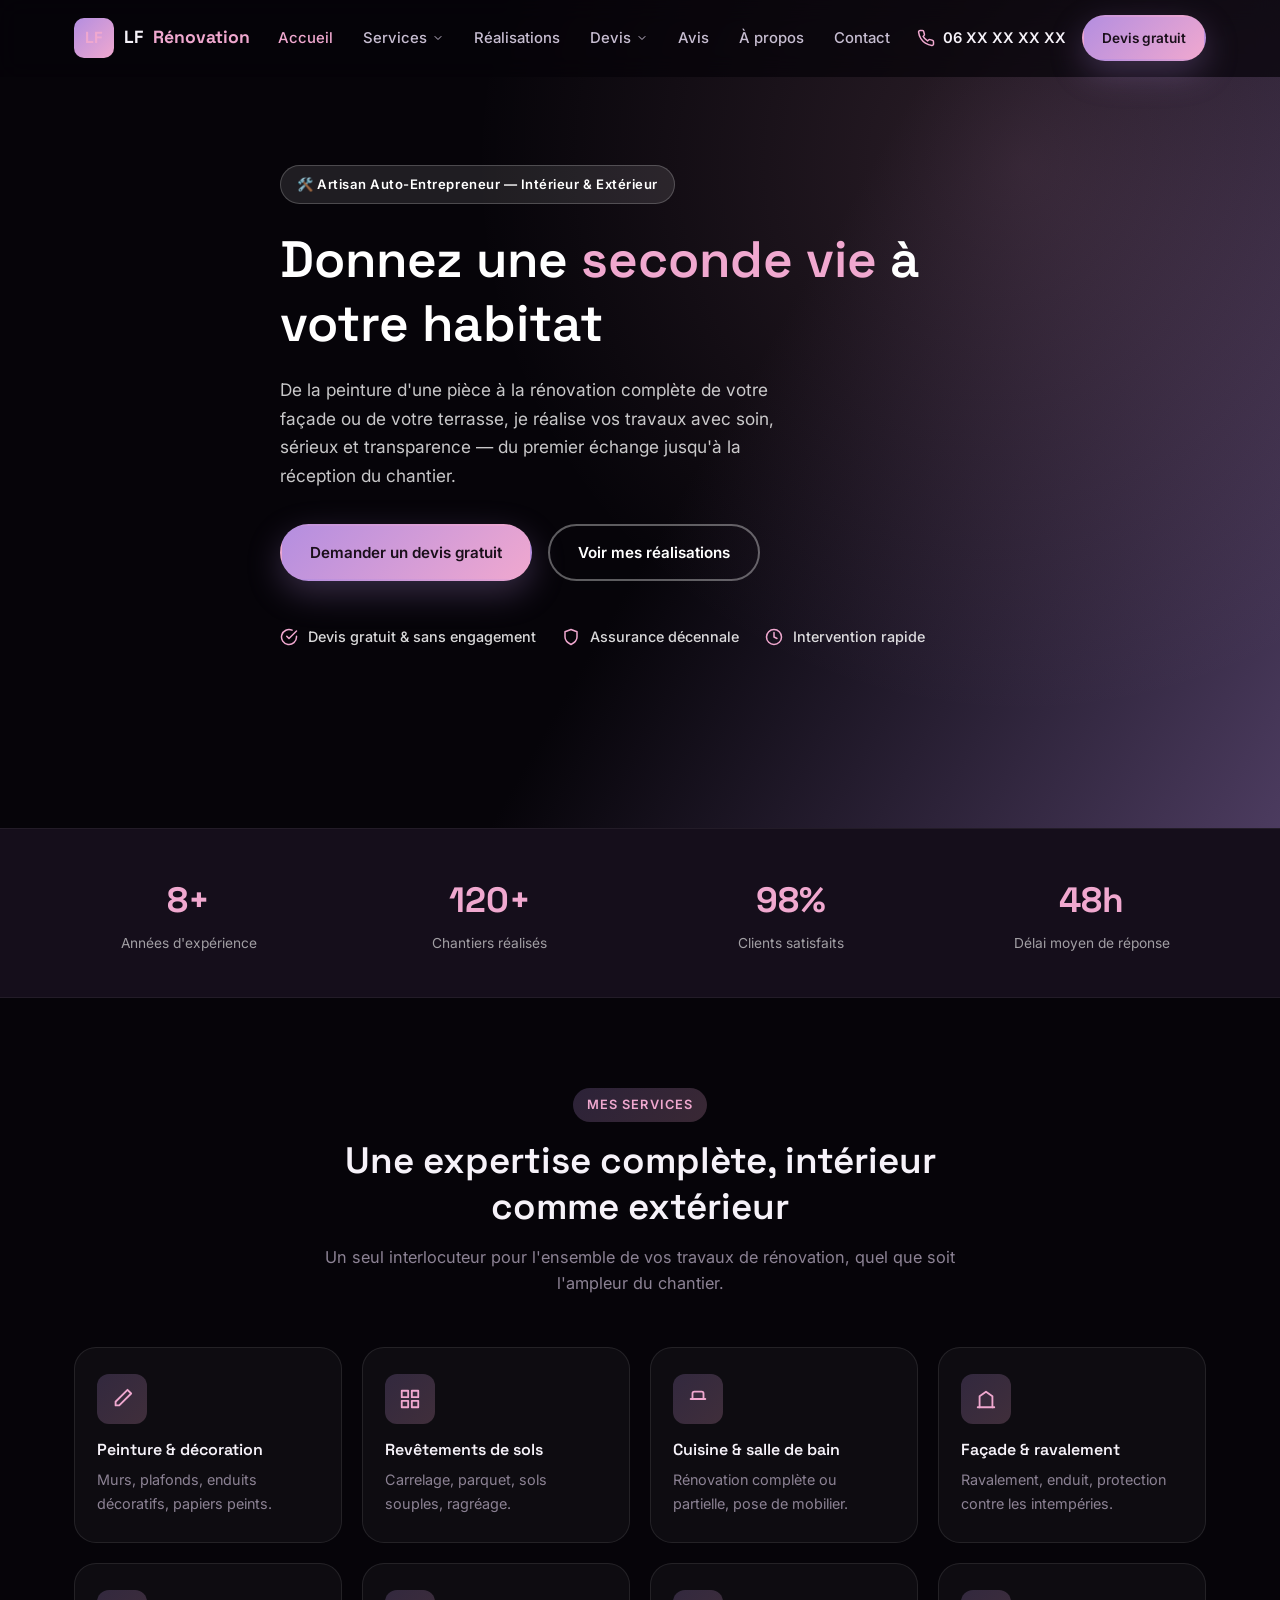
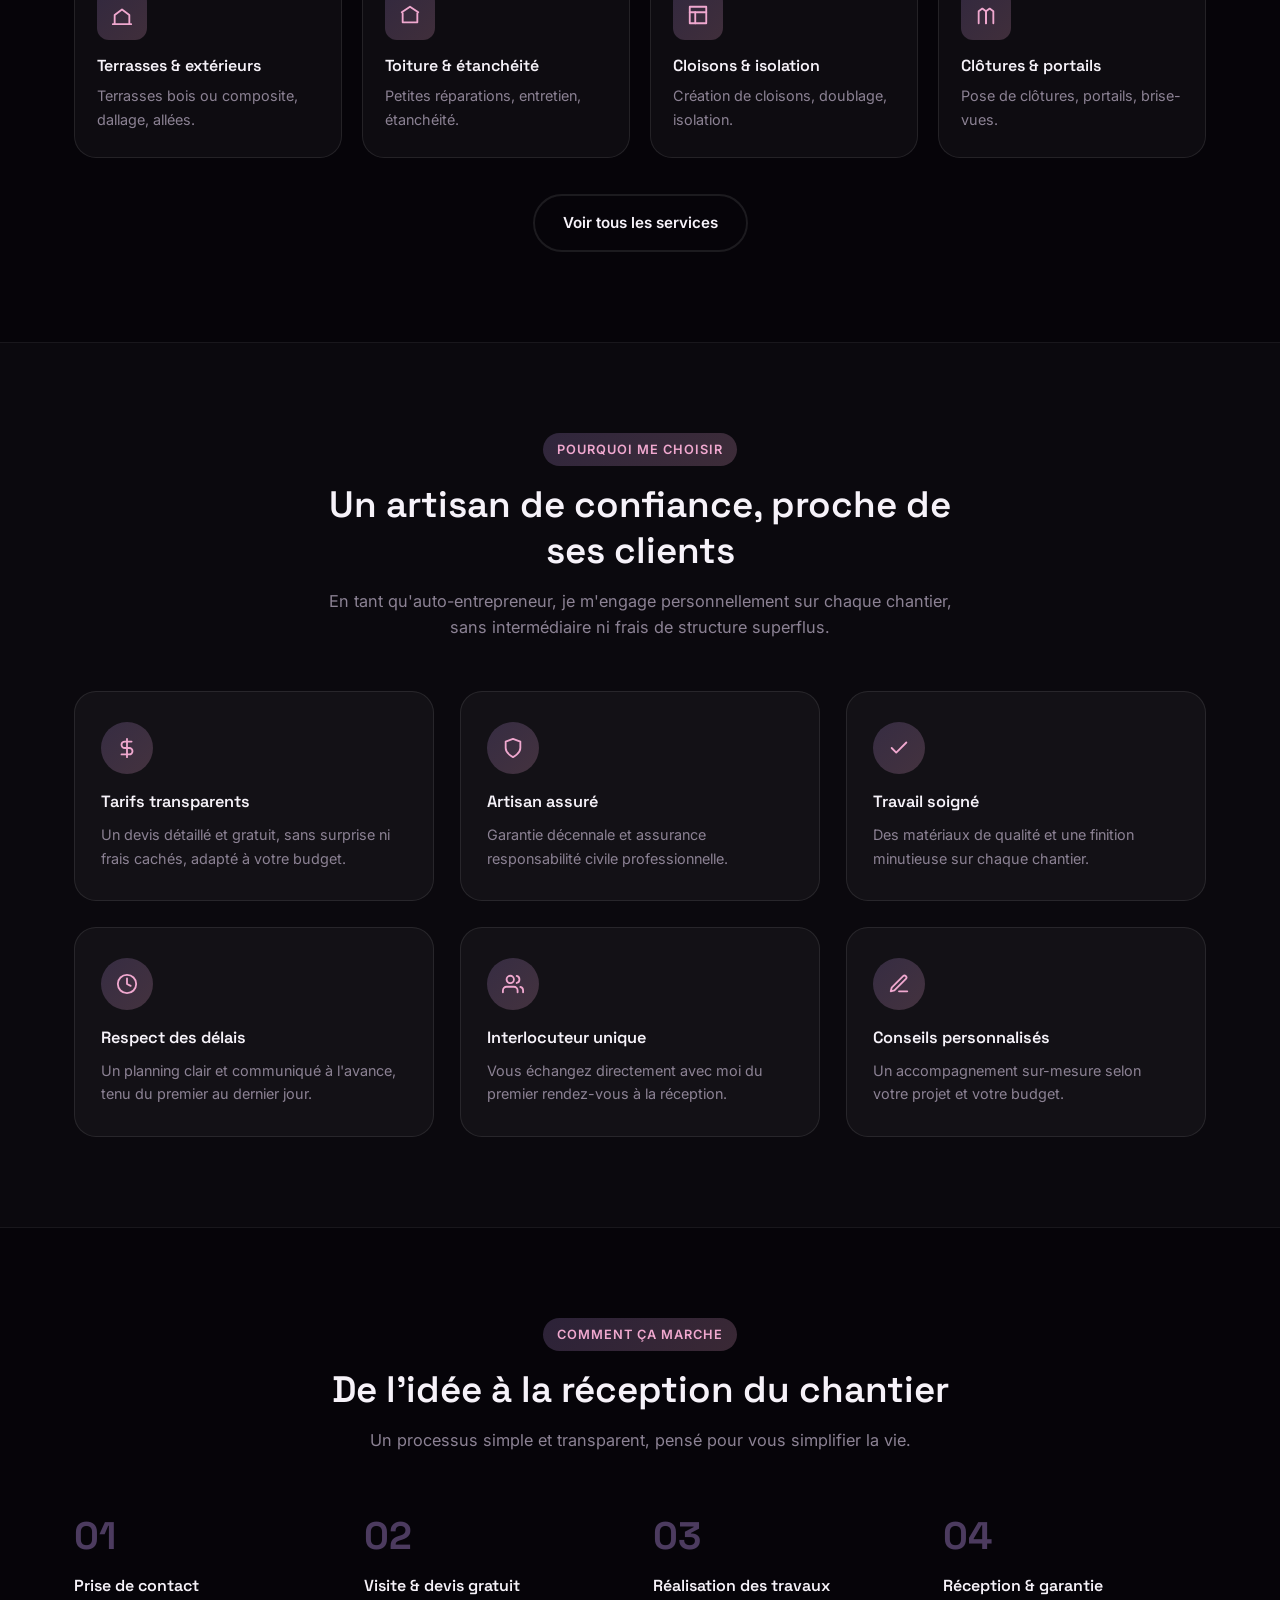
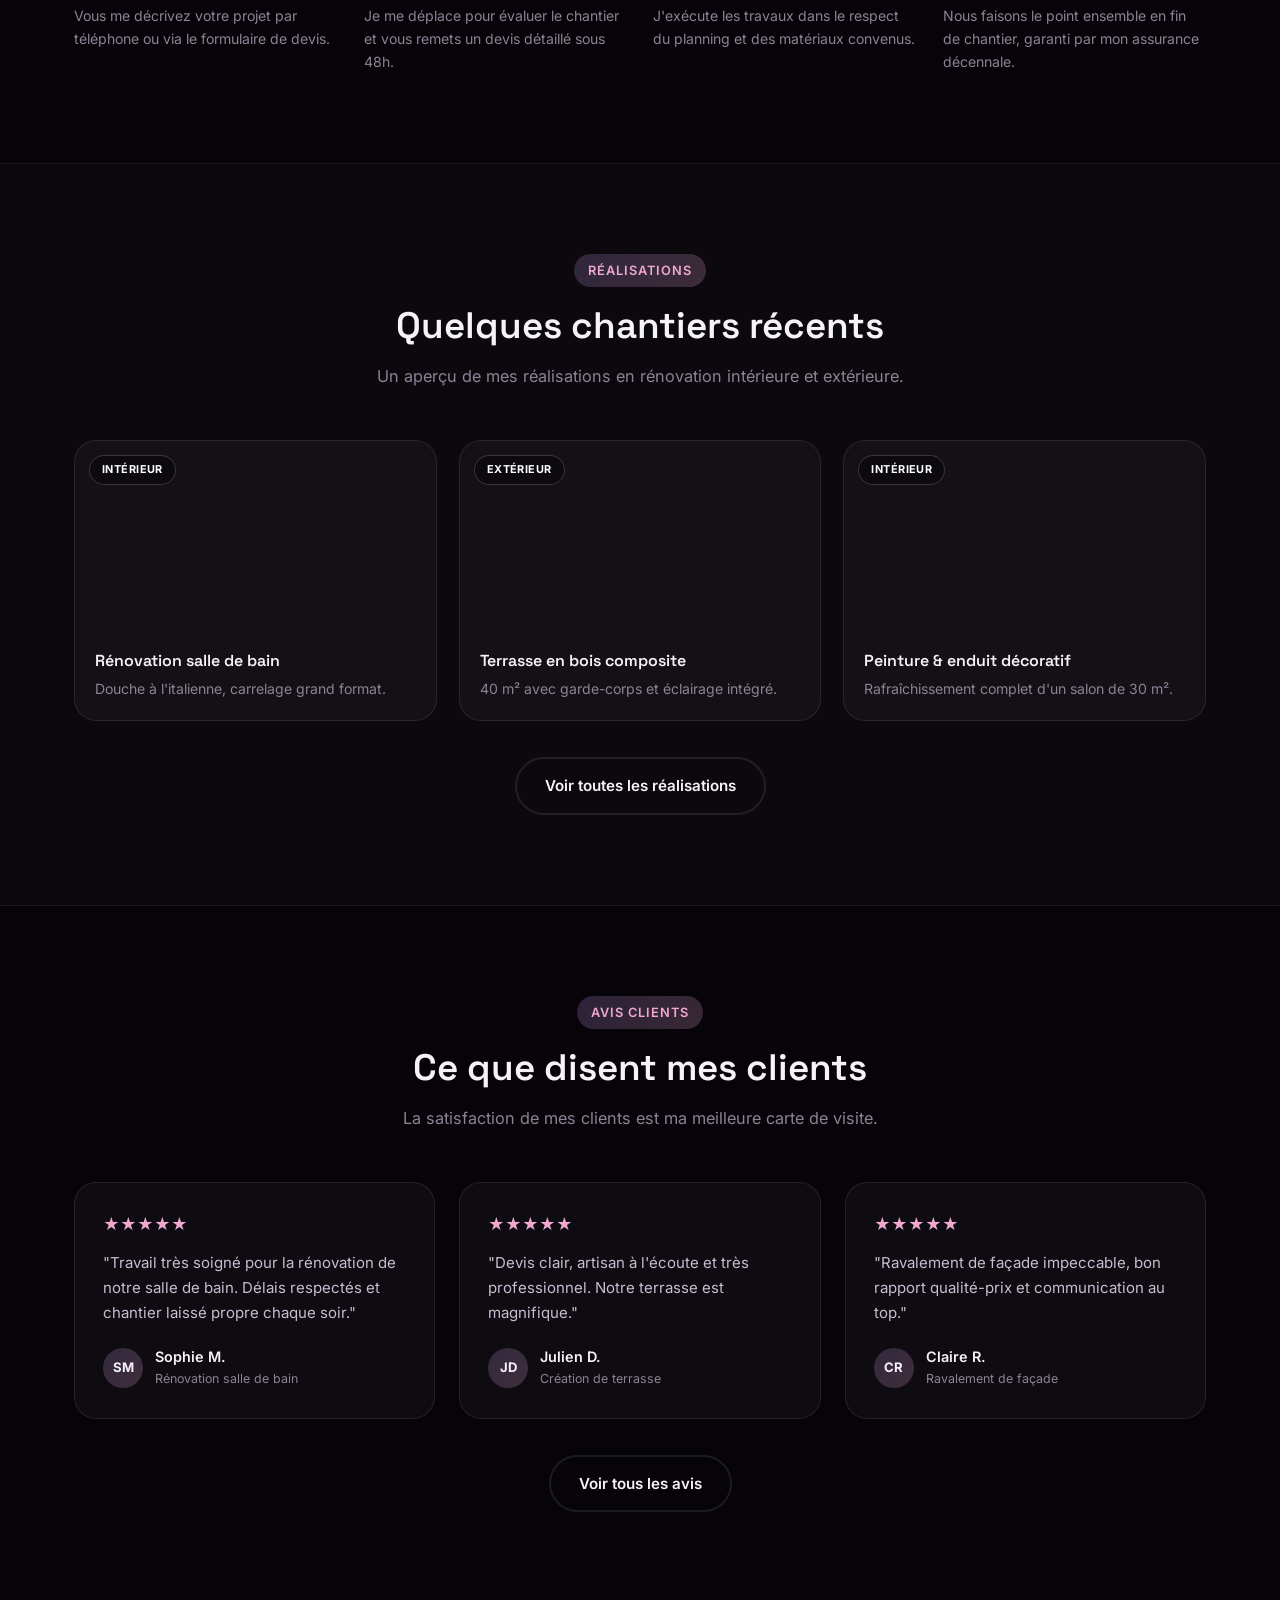
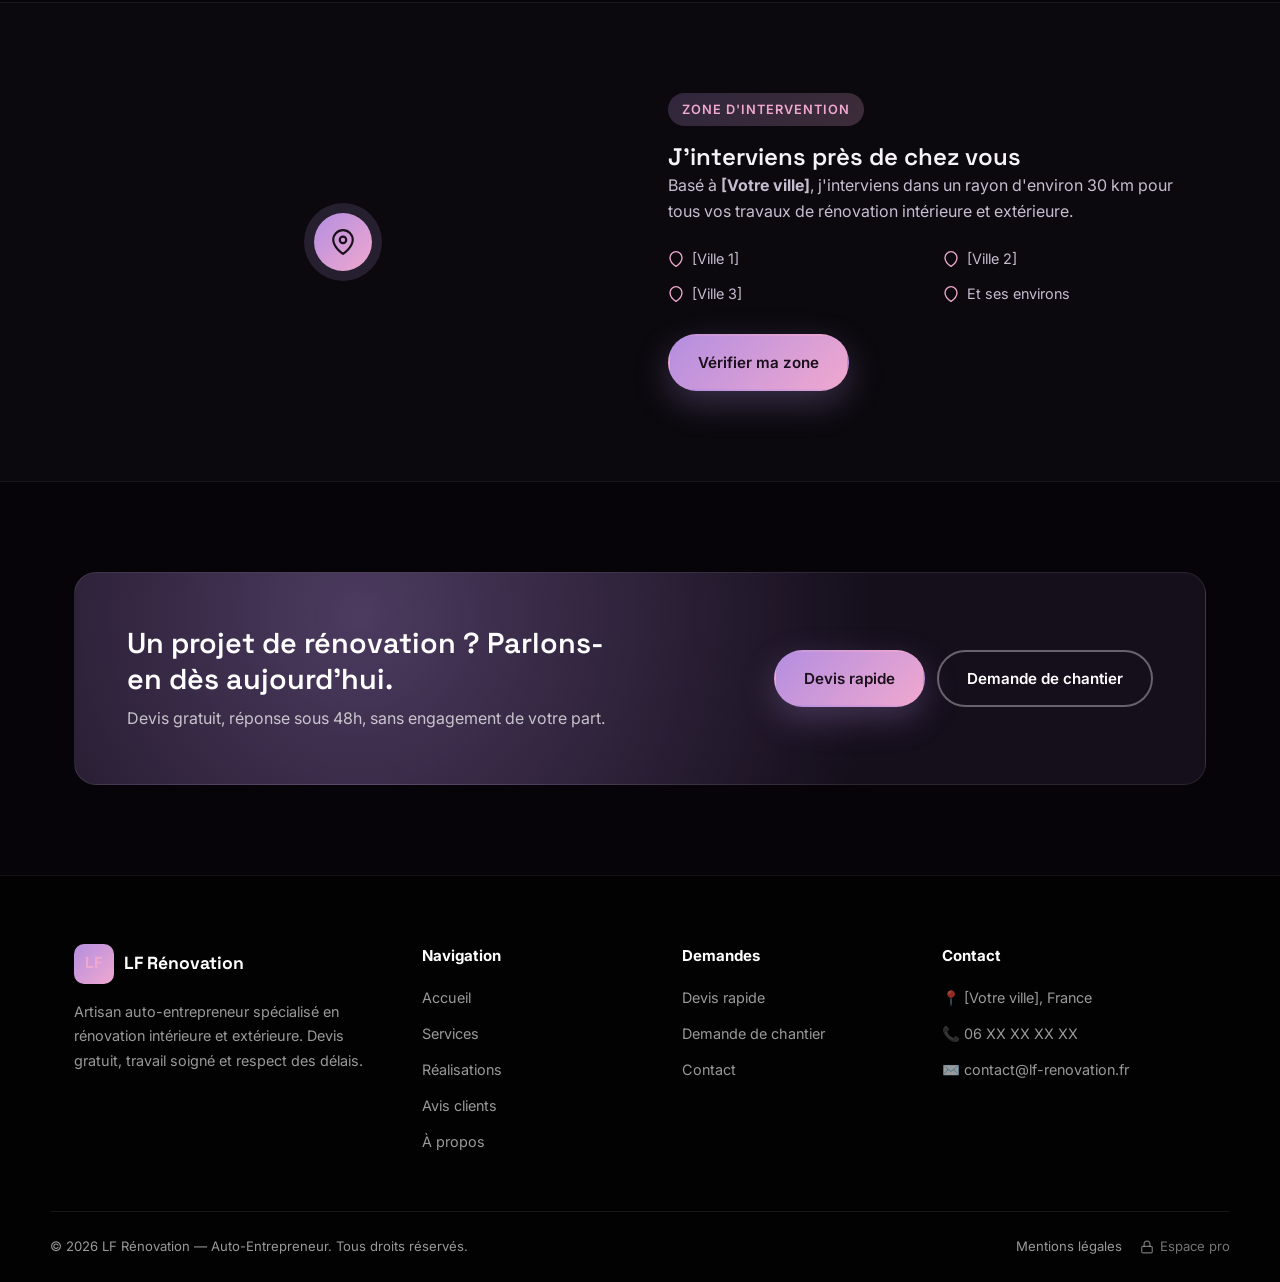
<file: index.html>
<!DOCTYPE html>
<html lang="fr">
<head>
<meta charset="UTF-8">
<meta name="viewport" content="width=device-width, initial-scale=1.0">
<title>LF Rénovation — Artisan Auto-Entrepreneur | Rénovation Intérieure &amp; Extérieure</title>
<meta name="description" content="LF Rénovation, artisan auto-entrepreneur spécialisé en rénovation intérieure et extérieure : peinture, sols, salle de bain, façade, terrasse, toiture. Devis gratuit et sans engagement.">
<link rel="icon" href="data:image/svg+xml,<svg xmlns=%22http://www.w3.org/2000/svg%22 viewBox=%220 0 100 100%22><rect width=%22100%22 height=%22100%22 rx=%2222%22 fill=%22%23b48ee0%22/><text x=%2250%22 y=%2266%22 font-size=%2252%22 font-family=%22sans-serif%22 font-weight=%22700%22 fill=%22%23150e1b%22 text-anchor=%22middle%22>LF</text></svg>">
<link rel="preconnect" href="https://fonts.googleapis.com">
<link rel="preconnect" href="https://fonts.gstatic.com" crossorigin>
<link href="https://fonts.googleapis.com/css2?family=Inter:wght@400;500;600;700&family=Space+Grotesk:wght@500;600;700&display=swap" rel="stylesheet">
<link rel="stylesheet" href="css/public.css">
</head>
<body>

<!-- ============ HEADER ============ -->
<header class="site-header">
  <div class="container header-inner">
    <a href="index.html" class="logo">
      <span class="logo-mark">LF</span>
      LF <span>Rénovation</span>
    </a>

    <nav class="main-nav">
      <a href="index.html">Accueil<span class="nav-tip">Retour à l'accueil</span></a>
      <div class="nav-dropdown">
        <a href="services.html">Services
          <svg width="12" height="12" viewBox="0 0 24 24" fill="none" stroke="currentColor" stroke-width="2" stroke-linecap="round" stroke-linejoin="round"><polyline points="6 9 12 15 18 9"></polyline></svg>
        </a>
        <div class="nav-dropdown-menu">
          <a href="services.html#interieur">Rénovation intérieure<small>Peinture, sols, cuisine, salle de bain...</small></a>
          <a href="services.html#exterieur">Rénovation extérieure<small>Façade, terrasse, toiture, clôtures...</small></a>
        </div>
      </div>
      <a href="realisations.html">Réalisations<span class="nav-tip">Mes derniers chantiers, en photos</span></a>
      <div class="nav-dropdown">
        <a href="devis.html">Devis
          <svg width="12" height="12" viewBox="0 0 24 24" fill="none" stroke="currentColor" stroke-width="2" stroke-linecap="round" stroke-linejoin="round"><polyline points="6 9 12 15 18 9"></polyline></svg>
        </a>
        <div class="nav-dropdown-menu">
          <a href="devis.html">Devis rapide<small>Réponse sous 48h</small></a>
          <a href="demande-chantier.html">Demande de chantier<small>Dossier détaillé avec photos</small></a>
        </div>
      </div>
      <a href="avis.html">Avis<span class="nav-tip">Ce qu'en pensent mes clients</span></a>
      <a href="apropos.html">À propos<span class="nav-tip">Qui je suis, mes engagements</span></a>
      <a href="contact.html">Contact<span class="nav-tip">Téléphone, e-mail, formulaire</span></a>
    </nav>

    <div class="header-actions">
      <a href="tel:+33600000000" class="phone-link">
        <svg width="18" height="18" viewBox="0 0 24 24" fill="none" stroke="currentColor" stroke-width="2" stroke-linecap="round" stroke-linejoin="round"><path d="M22 16.92v3a2 2 0 0 1-2.18 2 19.79 19.79 0 0 1-8.63-3.07 19.5 19.5 0 0 1-6-6 19.79 19.79 0 0 1-3.07-8.67A2 2 0 0 1 4.11 2h3a2 2 0 0 1 2 1.72c.127.96.361 1.903.7 2.81a2 2 0 0 1-.45 2.11L8.09 9.91a16 16 0 0 0 6 6l1.27-1.27a2 2 0 0 1 2.11-.45c.907.339 1.85.573 2.81.7A2 2 0 0 1 22 16.92z"></path></svg>
        06 XX XX XX XX
      </a>
      <a href="devis.html" class="btn btn-primary btn-sm">Devis gratuit</a>
      <button class="nav-toggle" aria-label="Ouvrir le menu" aria-expanded="false">
        <span></span><span></span><span></span>
      </button>
    </div>
  </div>
</header>

<main>

<!-- ============ HERO ============ -->
<section class="hero">
  <div class="container hero-inner">
    <span class="hero-eyebrow">🛠️ Artisan Auto-Entrepreneur — Intérieur &amp; Extérieur</span>
    <h1>Donnez une <em>seconde vie</em> à votre habitat</h1>
    <p>De la peinture d'une pièce à la rénovation complète de votre façade ou de votre terrasse, je réalise vos travaux avec soin, sérieux et transparence — du premier échange jusqu'à la réception du chantier.</p>
    <div class="hero-cta">
      <a href="devis.html" class="btn btn-primary">Demander un devis gratuit</a>
      <a href="realisations.html" class="btn btn-outline">Voir mes réalisations</a>
    </div>
    <div class="hero-badges">
      <span class="hero-badge">
        <svg width="18" height="18" viewBox="0 0 24 24" fill="none" stroke="currentColor" stroke-width="2" stroke-linecap="round" stroke-linejoin="round"><path d="M22 11.08V12a10 10 0 1 1-5.93-9.14"></path><polyline points="22 4 12 14.01 9 11.01"></polyline></svg>
        Devis gratuit &amp; sans engagement
      </span>
      <span class="hero-badge">
        <svg width="18" height="18" viewBox="0 0 24 24" fill="none" stroke="currentColor" stroke-width="2" stroke-linecap="round" stroke-linejoin="round"><path d="M12 22s8-4 8-10V5l-8-3-8 3v7c0 6 8 10 8 10z"></path></svg>
        Assurance décennale
      </span>
      <span class="hero-badge">
        <svg width="18" height="18" viewBox="0 0 24 24" fill="none" stroke="currentColor" stroke-width="2" stroke-linecap="round" stroke-linejoin="round"><circle cx="12" cy="12" r="10"></circle><polyline points="12 6 12 12 16 14"></polyline></svg>
        Intervention rapide
      </span>
    </div>
  </div>
</section>

<!-- ============ STATS ============ -->
<div class="stats-bar">
  <div class="container stats-grid">
    <div class="stat-item"><span class="num">8+</span><span class="label">Années d'expérience</span></div>
    <div class="stat-item"><span class="num">120+</span><span class="label">Chantiers réalisés</span></div>
    <div class="stat-item"><span class="num">98%</span><span class="label">Clients satisfaits</span></div>
    <div class="stat-item"><span class="num">48h</span><span class="label">Délai moyen de réponse</span></div>
  </div>
</div>

<!-- ============ SERVICES (aperçu) ============ -->
<section id="services">
  <div class="container">
    <div class="section-head center reveal">
      <span class="section-tag">Mes services</span>
      <h2>Une expertise complète, intérieur comme extérieur</h2>
      <p>Un seul interlocuteur pour l'ensemble de vos travaux de rénovation, quel que soit l'ampleur du chantier.</p>
    </div>

    <div class="services-grid-public">
      <div class="service-card reveal">
        <div class="service-icon"><svg width="22" height="22" viewBox="0 0 24 24" fill="none" stroke="currentColor" stroke-width="2" stroke-linecap="round" stroke-linejoin="round"><path d="M18 2l4 4-13 13H5v-4L18 2z"></path></svg></div>
        <h4>Peinture &amp; décoration</h4>
        <p>Murs, plafonds, enduits décoratifs, papiers peints.</p>
      </div>
      <div class="service-card reveal">
        <div class="service-icon"><svg width="22" height="22" viewBox="0 0 24 24" fill="none" stroke="currentColor" stroke-width="2" stroke-linecap="round" stroke-linejoin="round"><rect x="3" y="3" width="7" height="7"></rect><rect x="14" y="3" width="7" height="7"></rect><rect x="14" y="14" width="7" height="7"></rect><rect x="3" y="14" width="7" height="7"></rect></svg></div>
        <h4>Revêtements de sols</h4>
        <p>Carrelage, parquet, sols souples, ragréage.</p>
      </div>
      <div class="service-card reveal">
        <div class="service-icon"><svg width="22" height="22" viewBox="0 0 24 24" fill="none" stroke="currentColor" stroke-width="2" stroke-linecap="round" stroke-linejoin="round"><path d="M4 12h16"></path><path d="M6 12V6a2 2 0 0 1 2-2h8a2 2 0 0 1 2 2v6"></path></svg></div>
        <h4>Cuisine &amp; salle de bain</h4>
        <p>Rénovation complète ou partielle, pose de mobilier.</p>
      </div>
      <div class="service-card reveal">
        <div class="service-icon"><svg width="22" height="22" viewBox="0 0 24 24" fill="none" stroke="currentColor" stroke-width="2" stroke-linecap="round" stroke-linejoin="round"><path d="M3 21h18"></path><path d="M5 21V9l7-5 7 5v12"></path></svg></div>
        <h4>Façade &amp; ravalement</h4>
        <p>Ravalement, enduit, protection contre les intempéries.</p>
      </div>
      <div class="service-card reveal">
        <div class="service-icon"><svg width="22" height="22" viewBox="0 0 24 24" fill="none" stroke="currentColor" stroke-width="2" stroke-linecap="round" stroke-linejoin="round"><path d="M2 22h20"></path><path d="M4 22V12l8-6 8 6v10"></path></svg></div>
        <h4>Terrasses &amp; extérieurs</h4>
        <p>Terrasses bois ou composite, dallage, allées.</p>
      </div>
      <div class="service-card reveal">
        <div class="service-icon"><svg width="22" height="22" viewBox="0 0 24 24" fill="none" stroke="currentColor" stroke-width="2" stroke-linecap="round" stroke-linejoin="round"><path d="M3 9l9-6 9 6"></path><path d="M4 10v10h16V10"></path></svg></div>
        <h4>Toiture &amp; étanchéité</h4>
        <p>Petites réparations, entretien, étanchéité.</p>
      </div>
      <div class="service-card reveal">
        <div class="service-icon"><svg width="22" height="22" viewBox="0 0 24 24" fill="none" stroke="currentColor" stroke-width="2" stroke-linecap="round" stroke-linejoin="round"><path d="M3 3h18v18H3z"></path><path d="M3 9h18"></path><path d="M9 21V9"></path></svg></div>
        <h4>Cloisons &amp; isolation</h4>
        <p>Création de cloisons, doublage, isolation.</p>
      </div>
      <div class="service-card reveal">
        <div class="service-icon"><svg width="22" height="22" viewBox="0 0 24 24" fill="none" stroke="currentColor" stroke-width="2" stroke-linecap="round" stroke-linejoin="round"><path d="M4 21V8l4-3 4 3v13"></path><path d="M12 21V8l4-3 4 3v13"></path></svg></div>
        <h4>Clôtures &amp; portails</h4>
        <p>Pose de clôtures, portails, brise-vues.</p>
      </div>
    </div>

    <div style="text-align:center;margin-top:36px;">
      <a href="services.html" class="btn btn-outline-dark">Voir tous les services</a>
    </div>
  </div>
</section>

<!-- ============ POURQUOI NOUS CHOISIR ============ -->
<section class="bg-light">
  <div class="container">
    <div class="section-head center reveal">
      <span class="section-tag">Pourquoi me choisir</span>
      <h2>Un artisan de confiance, proche de ses clients</h2>
      <p>En tant qu'auto-entrepreneur, je m'engage personnellement sur chaque chantier, sans intermédiaire ni frais de structure superflus.</p>
    </div>

    <div class="features-grid">
      <div class="feature-card reveal">
        <div class="feature-icon"><svg width="22" height="22" viewBox="0 0 24 24" fill="none" stroke="currentColor" stroke-width="2" stroke-linecap="round" stroke-linejoin="round"><path d="M12 2v20"></path><path d="M17 5H9.5a3.5 3.5 0 0 0 0 7h5a3.5 3.5 0 0 1 0 7H6"></path></svg></div>
        <h4>Tarifs transparents</h4>
        <p>Un devis détaillé et gratuit, sans surprise ni frais cachés, adapté à votre budget.</p>
      </div>
      <div class="feature-card reveal">
        <div class="feature-icon"><svg width="22" height="22" viewBox="0 0 24 24" fill="none" stroke="currentColor" stroke-width="2" stroke-linecap="round" stroke-linejoin="round"><path d="M12 22s8-4 8-10V5l-8-3-8 3v7c0 6 8 10 8 10z"></path></svg></div>
        <h4>Artisan assuré</h4>
        <p>Garantie décennale et assurance responsabilité civile professionnelle.</p>
      </div>
      <div class="feature-card reveal">
        <div class="feature-icon"><svg width="22" height="22" viewBox="0 0 24 24" fill="none" stroke="currentColor" stroke-width="2" stroke-linecap="round" stroke-linejoin="round"><path d="M20 6L9 17l-5-5"></path></svg></div>
        <h4>Travail soigné</h4>
        <p>Des matériaux de qualité et une finition minutieuse sur chaque chantier.</p>
      </div>
      <div class="feature-card reveal">
        <div class="feature-icon"><svg width="22" height="22" viewBox="0 0 24 24" fill="none" stroke="currentColor" stroke-width="2" stroke-linecap="round" stroke-linejoin="round"><circle cx="12" cy="12" r="10"></circle><polyline points="12 6 12 12 16 14"></polyline></svg></div>
        <h4>Respect des délais</h4>
        <p>Un planning clair et communiqué à l'avance, tenu du premier au dernier jour.</p>
      </div>
      <div class="feature-card reveal">
        <div class="feature-icon"><svg width="22" height="22" viewBox="0 0 24 24" fill="none" stroke="currentColor" stroke-width="2" stroke-linecap="round" stroke-linejoin="round"><path d="M17 21v-2a4 4 0 0 0-4-4H5a4 4 0 0 0-4 4v2"></path><circle cx="9" cy="7" r="4"></circle><path d="M23 21v-2a4 4 0 0 0-3-3.87"></path><path d="M16 3.13a4 4 0 0 1 0 7.75"></path></svg></div>
        <h4>Interlocuteur unique</h4>
        <p>Vous échangez directement avec moi du premier rendez-vous à la réception.</p>
      </div>
      <div class="feature-card reveal">
        <div class="feature-icon"><svg width="22" height="22" viewBox="0 0 24 24" fill="none" stroke="currentColor" stroke-width="2" stroke-linecap="round" stroke-linejoin="round"><path d="M12 20h9"></path><path d="M16.5 3.5a2.12 2.12 0 0 1 3 3L7 19l-4 1 1-4L16.5 3.5z"></path></svg></div>
        <h4>Conseils personnalisés</h4>
        <p>Un accompagnement sur-mesure selon votre projet et votre budget.</p>
      </div>
    </div>
  </div>
</section>

<!-- ============ PROCESS ============ -->
<section>
  <div class="container">
    <div class="section-head center reveal">
      <span class="section-tag">Comment ça marche</span>
      <h2>De l'idée à la réception du chantier</h2>
      <p>Un processus simple et transparent, pensé pour vous simplifier la vie.</p>
    </div>

    <div class="process-grid">
      <div class="process-step reveal">
        <span class="step-num">01</span>
        <h4>Prise de contact</h4>
        <p>Vous me décrivez votre projet par téléphone ou via le formulaire de devis.</p>
      </div>
      <div class="process-step reveal">
        <span class="step-num">02</span>
        <h4>Visite &amp; devis gratuit</h4>
        <p>Je me déplace pour évaluer le chantier et vous remets un devis détaillé sous 48h.</p>
      </div>
      <div class="process-step reveal">
        <span class="step-num">03</span>
        <h4>Réalisation des travaux</h4>
        <p>J'exécute les travaux dans le respect du planning et des matériaux convenus.</p>
      </div>
      <div class="process-step reveal">
        <span class="step-num">04</span>
        <h4>Réception &amp; garantie</h4>
        <p>Nous faisons le point ensemble en fin de chantier, garanti par mon assurance décennale.</p>
      </div>
    </div>
  </div>
</section>

<!-- ============ RÉALISATIONS (aperçu) ============ -->
<section class="bg-light">
  <div class="container">
    <div class="section-head center reveal">
      <span class="section-tag">Réalisations</span>
      <h2>Quelques chantiers récents</h2>
      <p>Un aperçu de mes réalisations en rénovation intérieure et extérieure.</p>
    </div>

    <div class="gallery-grid">
      <div class="gallery-card reveal">
        <div class="gallery-thumb" style="background:url('https://images.unsplash.com/photo-1584622650111-993a426fbf0a?auto=format&amp;fit=crop&amp;w=700&amp;q=70') center/cover;">
          <span class="cat-badge">Intérieur</span>
        </div>
        <div class="gallery-body"><h4>Rénovation salle de bain</h4><p>Douche à l'italienne, carrelage grand format.</p></div>
      </div>
      <div class="gallery-card reveal">
        <div class="gallery-thumb" style="background:url('https://images.unsplash.com/photo-1602343168117-bb8ffe3e2e9f?auto=format&amp;fit=crop&amp;w=700&amp;q=70') center/cover;">
          <span class="cat-badge">Extérieur</span>
        </div>
        <div class="gallery-body"><h4>Terrasse en bois composite</h4><p>40 m² avec garde-corps et éclairage intégré.</p></div>
      </div>
      <div class="gallery-card reveal">
        <div class="gallery-thumb" style="background:url('https://images.unsplash.com/photo-1562259949-e8e7689d7828?auto=format&amp;fit=crop&amp;w=700&amp;q=70') center/cover;">
          <span class="cat-badge">Intérieur</span>
        </div>
        <div class="gallery-body"><h4>Peinture &amp; enduit décoratif</h4><p>Rafraîchissement complet d'un salon de 30 m².</p></div>
      </div>
    </div>

    <div style="text-align:center;margin-top:36px;">
      <a href="realisations.html" class="btn btn-outline-dark">Voir toutes les réalisations</a>
    </div>
  </div>
</section>

<!-- ============ AVIS (aperçu) ============ -->
<section>
  <div class="container">
    <div class="section-head center reveal">
      <span class="section-tag">Avis clients</span>
      <h2>Ce que disent mes clients</h2>
      <p>La satisfaction de mes clients est ma meilleure carte de visite.</p>
    </div>

    <div class="testimonial-grid">
      <div class="testimonial-card reveal">
        <div class="stars">★★★★★</div>
        <p class="quote">"Travail très soigné pour la rénovation de notre salle de bain. Délais respectés et chantier laissé propre chaque soir."</p>
        <div class="testimonial-author">
          <span class="initials">SM</span>
          <div><div class="name">Sophie M.</div><div class="project">Rénovation salle de bain</div></div>
        </div>
      </div>
      <div class="testimonial-card reveal">
        <div class="stars">★★★★★</div>
        <p class="quote">"Devis clair, artisan à l'écoute et très professionnel. Notre terrasse est magnifique."</p>
        <div class="testimonial-author">
          <span class="initials">JD</span>
          <div><div class="name">Julien D.</div><div class="project">Création de terrasse</div></div>
        </div>
      </div>
      <div class="testimonial-card reveal">
        <div class="stars">★★★★★</div>
        <p class="quote">"Ravalement de façade impeccable, bon rapport qualité-prix et communication au top."</p>
        <div class="testimonial-author">
          <span class="initials">CR</span>
          <div><div class="name">Claire R.</div><div class="project">Ravalement de façade</div></div>
        </div>
      </div>
    </div>

    <div style="text-align:center;margin-top:36px;">
      <a href="avis.html" class="btn btn-outline-dark">Voir tous les avis</a>
    </div>
  </div>
</section>

<!-- ============ ZONE D'INTERVENTION ============ -->
<section class="bg-light">
  <div class="container zone-wrap">
    <div class="zone-radar reveal">
      <div class="center-pin">
        <svg width="26" height="26" viewBox="0 0 24 24" fill="none" stroke="currentColor" stroke-width="2" stroke-linecap="round" stroke-linejoin="round"><path d="M21 10c0 7-9 13-9 13s-9-6-9-13a9 9 0 0 1 18 0z"></path><circle cx="12" cy="10" r="3"></circle></svg>
      </div>
    </div>

    <div class="reveal">
      <span class="section-tag">Zone d'intervention</span>
      <h2>J'interviens près de chez vous</h2>
      <p>Basé à <strong>[Votre ville]</strong>, j'interviens dans un rayon d'environ 30 km pour tous vos travaux de rénovation intérieure et extérieure.</p>

      <ul class="zone-list">
        <li><svg width="16" height="16" viewBox="0 0 24 24" fill="none" stroke="currentColor" stroke-width="2" stroke-linecap="round" stroke-linejoin="round"><path d="M21 10c0 7-9 13-9 13s-9-6-9-13a9 9 0 0 1 18 0z"></path></svg>[Ville 1]</li>
        <li><svg width="16" height="16" viewBox="0 0 24 24" fill="none" stroke="currentColor" stroke-width="2" stroke-linecap="round" stroke-linejoin="round"><path d="M21 10c0 7-9 13-9 13s-9-6-9-13a9 9 0 0 1 18 0z"></path></svg>[Ville 2]</li>
        <li><svg width="16" height="16" viewBox="0 0 24 24" fill="none" stroke="currentColor" stroke-width="2" stroke-linecap="round" stroke-linejoin="round"><path d="M21 10c0 7-9 13-9 13s-9-6-9-13a9 9 0 0 1 18 0z"></path></svg>[Ville 3]</li>
        <li><svg width="16" height="16" viewBox="0 0 24 24" fill="none" stroke="currentColor" stroke-width="2" stroke-linecap="round" stroke-linejoin="round"><path d="M21 10c0 7-9 13-9 13s-9-6-9-13a9 9 0 0 1 18 0z"></path></svg>Et ses environs</li>
      </ul>

      <a href="contact.html" class="btn btn-primary">Vérifier ma zone</a>
    </div>
  </div>
</section>

<!-- ============ CTA BANNER ============ -->
<section>
  <div class="container">
    <div class="cta-banner reveal">
      <div>
        <h3>Un projet de rénovation ? Parlons-en dès aujourd'hui.</h3>
        <p>Devis gratuit, réponse sous 48h, sans engagement de votre part.</p>
      </div>
      <div style="display:flex;gap:12px;flex-wrap:wrap;">
        <a href="devis.html" class="btn btn-primary">Devis rapide</a>
        <a href="demande-chantier.html" class="btn btn-outline">Demande de chantier</a>
      </div>
    </div>
  </div>
</section>

</main>

<!-- ============ FOOTER ============ -->
<footer class="site-footer">
  <div class="container footer-grid">
    <div class="footer-brand">
      <a href="index.html" class="logo"><span class="logo-mark">LF</span>LF Rénovation</a>
      <p>Artisan auto-entrepreneur spécialisé en rénovation intérieure et extérieure. Devis gratuit, travail soigné et respect des délais.</p>
    </div>

    <div class="footer-col">
      <h5>Navigation</h5>
      <ul>
        <li><a href="index.html">Accueil</a></li>
        <li><a href="services.html">Services</a></li>
        <li><a href="realisations.html">Réalisations</a></li>
        <li><a href="avis.html">Avis clients</a></li>
        <li><a href="apropos.html">À propos</a></li>
      </ul>
    </div>

    <div class="footer-col">
      <h5>Demandes</h5>
      <ul>
        <li><a href="devis.html">Devis rapide</a></li>
        <li><a href="demande-chantier.html">Demande de chantier</a></li>
        <li><a href="contact.html">Contact</a></li>
      </ul>
    </div>

    <div class="footer-col">
      <h5>Contact</h5>
      <ul>
        <li>📍 [Votre ville], France</li>
        <li>📞 <a href="tel:+33600000000">06 XX XX XX XX</a></li>
        <li>✉️ <a href="mailto:contact@lf-renovation.fr">contact@lf-renovation.fr</a></li>
      </ul>
    </div>
  </div>

  <div class="container footer-bottom">
    <span>&copy; <span id="current-year">2026</span> LF Rénovation — Auto-Entrepreneur. Tous droits réservés.</span>
    <div style="display:flex;gap:18px;align-items:center;">
      <a href="mentions-legales.html">Mentions légales</a>
      <a href="admin/index.html" class="footer-admin-link">
        <svg width="14" height="14" viewBox="0 0 24 24" fill="none" stroke="currentColor" stroke-width="2" stroke-linecap="round" stroke-linejoin="round"><rect x="3" y="11" width="18" height="11" rx="2"></rect><path d="M7 11V7a5 5 0 0 1 10 0v4"></path></svg>
        Espace pro
      </a>
    </div>
  </div>
</footer>

<button id="back-to-top" class="back-to-top" aria-label="Retour en haut">
  <svg width="18" height="18" viewBox="0 0 24 24" fill="none" stroke="currentColor" stroke-width="2" stroke-linecap="round" stroke-linejoin="round"><line x1="12" y1="19" x2="12" y2="5"></line><polyline points="5 12 12 5 19 12"></polyline></svg>
</button>

<script src="js/public.js"></script>
</body>
</html>
</file>
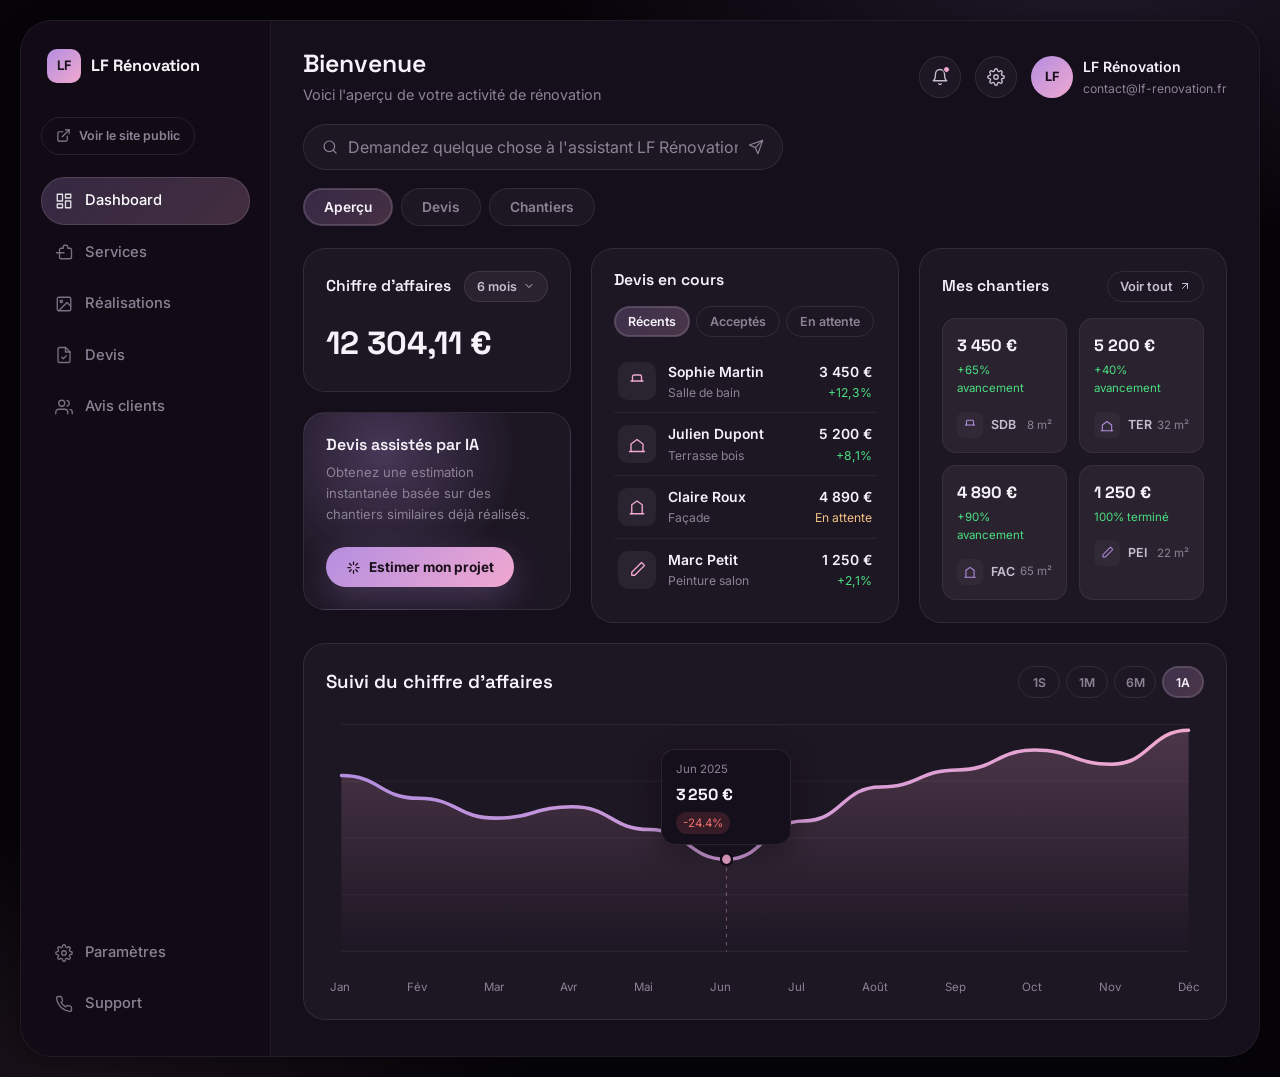
<file: admin/index.html>
<!DOCTYPE html>
<html lang="fr">
<head>
<meta charset="UTF-8">
<meta name="viewport" content="width=device-width, initial-scale=1.0">
<title>LF Rénovation — Espace Pro</title>
<meta name="description" content="LF Rénovation, artisan auto-entrepreneur en rénovation intérieure et extérieure. Suivez vos devis, vos chantiers et votre activité en un coup d'œil.">
<link rel="icon" href="data:image/svg+xml,<svg xmlns=%22http://www.w3.org/2000/svg%22 viewBox=%220 0 100 100%22><rect width=%22100%22 height=%22100%22 rx=%2222%22 fill=%22%23b48ee0%22/><text x=%2250%22 y=%2266%22 font-size=%2252%22 font-family=%22sans-serif%22 font-weight=%22700%22 fill=%22%23150e1b%22 text-anchor=%22middle%22>LF</text></svg>">
<link rel="preconnect" href="https://fonts.googleapis.com">
<link rel="preconnect" href="https://fonts.gstatic.com" crossorigin>
<link href="https://fonts.googleapis.com/css2?family=Inter:wght@400;500;600;700&family=Space+Grotesk:wght@500;600;700&display=swap" rel="stylesheet">
<link rel="stylesheet" href="../css/admin.css">
</head>
<body>

<div class="canvas">
  <div class="sidebar-backdrop"></div>

  <div class="app-shell">

    <!-- ============ SIDEBAR ============ -->
    <aside class="sidebar">
      <div class="sidebar-logo">
        <span class="mark">LF</span>
        LF Rénovation
      </div>

      <a href="../index.html" class="sidebar-public-link">
        <svg width="15" height="15" viewBox="0 0 24 24" fill="none" stroke="currentColor" stroke-width="1.8" stroke-linecap="round" stroke-linejoin="round"><path d="M18 13v6a2 2 0 0 1-2 2H5a2 2 0 0 1-2-2V8a2 2 0 0 1 2-2h6"></path><polyline points="15 3 21 3 21 9"></polyline><line x1="10" y1="14" x2="21" y2="3"></line></svg>
        Voir le site public
      </a>

      <nav class="sidebar-nav">
        <a href="#" data-page="dashboard" class="active">
          <svg width="18" height="18" viewBox="0 0 24 24" fill="none" stroke="currentColor" stroke-width="1.8" stroke-linecap="round" stroke-linejoin="round"><rect x="3" y="3" width="7" height="9"></rect><rect x="14" y="3" width="7" height="5"></rect><rect x="14" y="12" width="7" height="9"></rect><rect x="3" y="16" width="7" height="5"></rect></svg>
          Dashboard
        </a>
        <a href="#" data-page="services">
          <svg width="18" height="18" viewBox="0 0 24 24" fill="none" stroke="currentColor" stroke-width="1.8" stroke-linecap="round" stroke-linejoin="round"><path d="M20 7h-3V5a2 2 0 0 0-2-2h-2a2 2 0 0 0-2 2v2H8a2 2 0 0 0-2 2v10a2 2 0 0 0 2 2h12a2 2 0 0 0 2-2V9a2 2 0 0 0-2-2z"></path><path d="M2 13h10"></path></svg>
          Services
        </a>
        <a href="#" data-page="realisations">
          <svg width="18" height="18" viewBox="0 0 24 24" fill="none" stroke="currentColor" stroke-width="1.8" stroke-linecap="round" stroke-linejoin="round"><rect x="3" y="3" width="18" height="18" rx="2"></rect><circle cx="8.5" cy="8.5" r="1.5"></circle><path d="M21 15l-5-5L5 21"></path></svg>
          Réalisations
        </a>
        <a href="#" data-page="devis">
          <svg width="18" height="18" viewBox="0 0 24 24" fill="none" stroke="currentColor" stroke-width="1.8" stroke-linecap="round" stroke-linejoin="round"><path d="M14 2H6a2 2 0 0 0-2 2v16a2 2 0 0 0 2 2h12a2 2 0 0 0 2-2V8z"></path><path d="M14 2v6h6"></path><path d="M9 15l2 2 4-4"></path></svg>
          Devis
        </a>
        <a href="#" data-page="avis">
          <svg width="18" height="18" viewBox="0 0 24 24" fill="none" stroke="currentColor" stroke-width="1.8" stroke-linecap="round" stroke-linejoin="round"><path d="M17 21v-2a4 4 0 0 0-4-4H5a4 4 0 0 0-4 4v2"></path><circle cx="9" cy="7" r="4"></circle><path d="M23 21v-2a4 4 0 0 0-3-3.87"></path><path d="M16 3.13a4 4 0 0 1 0 7.75"></path></svg>
          Avis clients
        </a>
      </nav>

      <div class="sidebar-foot">
        <a href="../mentions-legales.html">
          <svg width="18" height="18" viewBox="0 0 24 24" fill="none" stroke="currentColor" stroke-width="1.8" stroke-linecap="round" stroke-linejoin="round"><circle cx="12" cy="12" r="3"></circle><path d="M19.4 15a1.65 1.65 0 0 0 .33 1.82l.06.06a2 2 0 1 1-2.83 2.83l-.06-.06a1.65 1.65 0 0 0-1.82-.33 1.65 1.65 0 0 0-1 1.51V21a2 2 0 0 1-4 0v-.09A1.65 1.65 0 0 0 9 19.4a1.65 1.65 0 0 0-1.82.33l-.06.06a2 2 0 1 1-2.83-2.83l.06-.06a1.65 1.65 0 0 0 .33-1.82 1.65 1.65 0 0 0-1.51-1H3a2 2 0 0 1 0-4h.09A1.65 1.65 0 0 0 4.6 9a1.65 1.65 0 0 0-.33-1.82l-.06-.06a2 2 0 1 1 2.83-2.83l.06.06a1.65 1.65 0 0 0 1.82.33H9a1.65 1.65 0 0 0 1-1.51V3a2 2 0 0 1 4 0v.09a1.65 1.65 0 0 0 1 1.51 1.65 1.65 0 0 0 1.82-.33l.06-.06a2 2 0 1 1 2.83 2.83l-.06.06a1.65 1.65 0 0 0-.33 1.82V9a1.65 1.65 0 0 0 1.51 1H21a2 2 0 0 1 0 4h-.09a1.65 1.65 0 0 0-1.51 1z"></path></svg>
          Paramètres
        </a>
        <a href="#" data-page="devis">
          <svg width="18" height="18" viewBox="0 0 24 24" fill="none" stroke="currentColor" stroke-width="1.8" stroke-linecap="round" stroke-linejoin="round"><path d="M22 16.92v3a2 2 0 0 1-2.18 2 19.79 19.79 0 0 1-8.63-3.07 19.5 19.5 0 0 1-6-6 19.79 19.79 0 0 1-3.07-8.67A2 2 0 0 1 4.11 2h3a2 2 0 0 1 2 1.72c.127.96.361 1.903.7 2.81a2 2 0 0 1-.45 2.11L8.09 9.91a16 16 0 0 0 6 6l1.27-1.27a2 2 0 0 1 2.11-.45c.907.339 1.85.573 2.81.7A2 2 0 0 1 22 16.92z"></path></svg>
          Support
        </a>
      </div>
    </aside>

    <!-- ============ MAIN ============ -->
    <div class="main-col">

      <div class="topbar">
        <button class="sidebar-toggle" aria-label="Ouvrir le menu">
          <svg width="18" height="18" viewBox="0 0 24 24" fill="none" stroke="currentColor" stroke-width="2" stroke-linecap="round" stroke-linejoin="round"><line x1="3" y1="12" x2="21" y2="12"></line><line x1="3" y1="6" x2="21" y2="6"></line><line x1="3" y1="18" x2="21" y2="18"></line></svg>
        </button>

        <div class="welcome">
          <h1>Bienvenue</h1>
          <p>Voici l'aperçu de votre activité de rénovation</p>
        </div>

        <div class="topbar-actions">
          <div style="position:relative;">
            <button id="notif-btn" class="icon-btn" aria-label="Notifications">
              <svg width="18" height="18" viewBox="0 0 24 24" fill="none" stroke="currentColor" stroke-width="1.8" stroke-linecap="round" stroke-linejoin="round"><path d="M18 8a6 6 0 0 0-12 0c0 7-3 9-3 9h18s-3-2-3-9"></path><path d="M13.73 21a2 2 0 0 1-3.46 0"></path></svg>
              <span class="dot"></span>
            </button>
            <div id="notif-panel" class="dropdown-panel">
              <h5>Notifications</h5>
              <div class="notif-item">
                <span class="ndot"></span>
                <div><div class="t">Devis accepté</div><div class="s">Sophie M. a accepté le devis « Salle de bain ».</div></div>
              </div>
              <div class="notif-item">
                <span class="ndot"></span>
                <div><div class="t">Nouvelle demande</div><div class="s">Amélie F. a demandé un devis pour une cuisine.</div></div>
              </div>
              <div class="notif-item">
                <span class="ndot"></span>
                <div><div class="t">Chantier terminé</div><div class="s">Peinture salon (Marc P.) marqué comme terminé.</div></div>
              </div>
            </div>
          </div>

          <a href="../mentions-legales.html" class="icon-btn" aria-label="Paramètres">
            <svg width="18" height="18" viewBox="0 0 24 24" fill="none" stroke="currentColor" stroke-width="1.8" stroke-linecap="round" stroke-linejoin="round"><circle cx="12" cy="12" r="3"></circle><path d="M19.4 15a1.65 1.65 0 0 0 .33 1.82l.06.06a2 2 0 1 1-2.83 2.83l-.06-.06a1.65 1.65 0 0 0-1.82-.33 1.65 1.65 0 0 0-1 1.51V21a2 2 0 0 1-4 0v-.09A1.65 1.65 0 0 0 9 19.4a1.65 1.65 0 0 0-1.82.33l-.06.06a2 2 0 1 1-2.83-2.83l.06-.06a1.65 1.65 0 0 0 .33-1.82 1.65 1.65 0 0 0-1.51-1H3a2 2 0 0 1 0-4h.09A1.65 1.65 0 0 0 4.6 9a1.65 1.65 0 0 0-.33-1.82l-.06-.06a2 2 0 1 1 2.83-2.83l.06.06a1.65 1.65 0 0 0 1.82.33H9a1.65 1.65 0 0 0 1-1.51V3a2 2 0 0 1 4 0v.09a1.65 1.65 0 0 0 1 1.51 1.65 1.65 0 0 0 1.82-.33l.06-.06a2 2 0 1 1 2.83 2.83l-.06.06a1.65 1.65 0 0 0-.33 1.82V9a1.65 1.65 0 0 0 1.51 1H21a2 2 0 0 1 0 4h-.09a1.65 1.65 0 0 0-1.51 1z"></path></svg>
          </a>

          <div class="profile">
            <div class="avatar">LF</div>
            <div>
              <div class="name">LF Rénovation</div>
              <div class="mail">contact@lf-renovation.fr</div>
            </div>
          </div>
        </div>
      </div>

      <div class="assistant-row">
        <form id="assistant-form" class="assistant-bar">
          <svg width="16" height="16" viewBox="0 0 24 24" fill="none" stroke="currentColor" stroke-width="1.8" stroke-linecap="round" stroke-linejoin="round"><circle cx="11" cy="11" r="8"></circle><line x1="21" y1="21" x2="16.65" y2="16.65"></line></svg>
          <input id="assistant-input" type="text" placeholder="Demandez quelque chose à l'assistant LF Rénovation">
          <button type="submit" aria-label="Envoyer">
            <svg width="16" height="16" viewBox="0 0 24 24" fill="none" stroke="currentColor" stroke-width="1.8" stroke-linecap="round" stroke-linejoin="round"><line x1="22" y1="2" x2="11" y2="13"></line><polygon points="22 2 15 22 11 13 2 9 22 2"></polygon></svg>
          </button>
        </form>
        <div id="assistant-answer" class="assistant-answer"></div>
      </div>

      <div class="pill-tabs">
        <button class="pill-tab active" data-page="dashboard">Aperçu</button>
        <button class="pill-tab" data-page="devis">Devis</button>
        <button class="pill-tab" data-page="realisations">Chantiers</button>
      </div>

      <!-- ============ PAGE: DASHBOARD ============ -->
      <section class="page active" data-page="dashboard">
        <div class="dash-grid">

          <div class="dash-col">
            <div class="card">
              <div class="card-head">
                <h3>Chiffre d'affaires</h3>
                <div class="period-dropdown">
                  <button id="period-btn" class="period-btn">
                    <span id="period-label">6 mois</span>
                    <svg width="12" height="12" viewBox="0 0 24 24" fill="none" stroke="currentColor" stroke-width="2" stroke-linecap="round" stroke-linejoin="round"><polyline points="6 9 12 15 18 9"></polyline></svg>
                  </button>
                  <div id="period-menu" class="period-menu">
                    <button data-period="1m" data-label="1 mois">1 mois</button>
                    <button data-period="6m" data-label="6 mois">6 mois</button>
                    <button data-period="1a" data-label="1 an">1 an</button>
                  </div>
                </div>
              </div>
              <div id="revenue-value" class="stat-value">12 304,11 €</div>
            </div>

            <div class="card ai-card">
              <h3>Devis assistés par IA</h3>
              <p>Obtenez une estimation instantanée basée sur des chantiers similaires déjà réalisés.</p>
              <button class="ai-btn" data-goto="devis">
                <svg width="15" height="15" viewBox="0 0 24 24" fill="none" stroke="currentColor" stroke-width="2" stroke-linecap="round" stroke-linejoin="round"><path d="M12 3v4M12 17v4M3 12h4M17 12h4M5.6 5.6l2.8 2.8M15.6 15.6l2.8 2.8M18.4 5.6l-2.8 2.8M8.4 15.6l-2.8 2.8"></path></svg>
                Estimer mon projet
              </button>
            </div>
          </div>

          <div class="dash-col">
            <div class="card" style="flex:1;">
              <div class="card-head"><h3>Devis en cours</h3></div>
              <div class="filter-pills devis-filters" data-target="#devis-list-mini .devis-row">
                <button class="active" data-filter="all">Récents</button>
                <button data-filter="accepte">Acceptés</button>
                <button data-filter="attente">En attente</button>
              </div>
              <div id="devis-list-mini">
                <div class="devis-row" data-status="accepte">
                  <div class="ic"><svg width="18" height="18" viewBox="0 0 24 24" fill="none" stroke="currentColor" stroke-width="1.8" stroke-linecap="round" stroke-linejoin="round"><path d="M4 12h16"></path><path d="M6 12V6a2 2 0 0 1 2-2h8a2 2 0 0 1 2 2v6"></path></svg></div>
                  <div class="who"><div class="n">Sophie Martin</div><div class="s">Salle de bain</div></div>
                  <div class="amt"><div class="a">3 450 €</div><div class="p up">+12,3%</div></div>
                </div>
                <div class="devis-row" data-status="accepte">
                  <div class="ic"><svg width="18" height="18" viewBox="0 0 24 24" fill="none" stroke="currentColor" stroke-width="1.8" stroke-linecap="round" stroke-linejoin="round"><path d="M2 22h20"></path><path d="M4 22V12l8-6 8 6v10"></path></svg></div>
                  <div class="who"><div class="n">Julien Dupont</div><div class="s">Terrasse bois</div></div>
                  <div class="amt"><div class="a">5 200 €</div><div class="p up">+8,1%</div></div>
                </div>
                <div class="devis-row" data-status="attente">
                  <div class="ic"><svg width="18" height="18" viewBox="0 0 24 24" fill="none" stroke="currentColor" stroke-width="1.8" stroke-linecap="round" stroke-linejoin="round"><path d="M3 21h18"></path><path d="M5 21V9l7-5 7 5v12"></path></svg></div>
                  <div class="who"><div class="n">Claire Roux</div><div class="s">Façade</div></div>
                  <div class="amt"><div class="a">4 890 €</div><div class="p pending">En attente</div></div>
                </div>
                <div class="devis-row" data-status="accepte">
                  <div class="ic"><svg width="18" height="18" viewBox="0 0 24 24" fill="none" stroke="currentColor" stroke-width="1.8" stroke-linecap="round" stroke-linejoin="round"><path d="M18 2l4 4-13 13H5v-4L18 2z"></path></svg></div>
                  <div class="who"><div class="n">Marc Petit</div><div class="s">Peinture salon</div></div>
                  <div class="amt"><div class="a">1 250 €</div><div class="p up">+2,1%</div></div>
                </div>
              </div>
            </div>
          </div>

          <div class="dash-col">
            <div class="card" style="flex:1;">
              <div class="card-head">
                <h3>Mes chantiers</h3>
                <button class="link-btn" data-goto="realisations">
                  Voir tout
                  <svg width="12" height="12" viewBox="0 0 24 24" fill="none" stroke="currentColor" stroke-width="2" stroke-linecap="round" stroke-linejoin="round"><line x1="7" y1="17" x2="17" y2="7"></line><polyline points="7 7 17 7 17 17"></polyline></svg>
                </button>
              </div>
              <div class="chantiers-grid">
                <div class="chantier-card">
                  <div class="amt">3 450 €</div>
                  <div class="badge">+65% avancement</div>
                  <div class="meta">
                    <div class="cat"><span class="ic"><svg width="14" height="14" viewBox="0 0 24 24" fill="none" stroke="currentColor" stroke-width="1.8" stroke-linecap="round" stroke-linejoin="round"><path d="M4 12h16"></path><path d="M6 12V6a2 2 0 0 1 2-2h8a2 2 0 0 1 2 2v6"></path></svg></span>SDB</div>
                    <div class="surf">8 m²</div>
                  </div>
                </div>
                <div class="chantier-card">
                  <div class="amt">5 200 €</div>
                  <div class="badge">+40% avancement</div>
                  <div class="meta">
                    <div class="cat"><span class="ic"><svg width="14" height="14" viewBox="0 0 24 24" fill="none" stroke="currentColor" stroke-width="1.8" stroke-linecap="round" stroke-linejoin="round"><path d="M2 22h20"></path><path d="M4 22V12l8-6 8 6v10"></path></svg></span>TER</div>
                    <div class="surf">32 m²</div>
                  </div>
                </div>
                <div class="chantier-card">
                  <div class="amt">4 890 €</div>
                  <div class="badge">+90% avancement</div>
                  <div class="meta">
                    <div class="cat"><span class="ic"><svg width="14" height="14" viewBox="0 0 24 24" fill="none" stroke="currentColor" stroke-width="1.8" stroke-linecap="round" stroke-linejoin="round"><path d="M3 21h18"></path><path d="M5 21V9l7-5 7 5v12"></path></svg></span>FAC</div>
                    <div class="surf">65 m²</div>
                  </div>
                </div>
                <div class="chantier-card">
                  <div class="amt">1 250 €</div>
                  <div class="badge">100% terminé</div>
                  <div class="meta">
                    <div class="cat"><span class="ic"><svg width="14" height="14" viewBox="0 0 24 24" fill="none" stroke="currentColor" stroke-width="1.8" stroke-linecap="round" stroke-linejoin="round"><path d="M18 2l4 4-13 13H5v-4L18 2z"></path></svg></span>PEI</div>
                    <div class="surf">22 m²</div>
                  </div>
                </div>
              </div>
            </div>
          </div>
        </div>

        <div class="card chart-card">
          <div class="chart-head">
            <h3>Suivi du chiffre d'affaires</h3>
            <div class="range-pills">
              <button data-range="1s">1S</button>
              <button data-range="1m">1M</button>
              <button data-range="6m">6M</button>
              <button data-range="1a" class="active">1A</button>
            </div>
          </div>
          <div class="chart-wrap">
            <svg id="revenue-chart" class="chart-svg" viewBox="0 0 800 220" preserveAspectRatio="none"></svg>
            <div id="chart-tooltip" class="chart-tooltip"></div>
          </div>
          <div id="chart-months" class="chart-months"></div>
        </div>
      </section>

      <!-- ============ PAGE: SERVICES ============ -->
      <section class="page" data-page="services">
        <div class="page-head">
          <span class="eyebrow">Services</span>
          <h2>Intérieur &amp; extérieur, tout est couvert</h2>
          <p>Un artisan unique pour l'ensemble de vos travaux de rénovation.</p>
        </div>

        <div class="services-grid">
          <div class="card service-tile">
            <div class="ic"><svg width="22" height="22" viewBox="0 0 24 24" fill="none" stroke="currentColor" stroke-width="1.8" stroke-linecap="round" stroke-linejoin="round"><path d="M18 2l4 4-13 13H5v-4L18 2z"></path></svg></div>
            <div><h4>Peinture &amp; décoration</h4><p>Murs, plafonds, enduits décoratifs et papiers peints, finitions soignées.</p></div>
          </div>
          <div class="card service-tile">
            <div class="ic"><svg width="22" height="22" viewBox="0 0 24 24" fill="none" stroke="currentColor" stroke-width="1.8" stroke-linecap="round" stroke-linejoin="round"><rect x="3" y="3" width="7" height="7"></rect><rect x="14" y="3" width="7" height="7"></rect><rect x="14" y="14" width="7" height="7"></rect><rect x="3" y="14" width="7" height="7"></rect></svg></div>
            <div><h4>Revêtements de sols</h4><p>Carrelage, parquet, sols souples, ragréage et préparation des supports.</p></div>
          </div>
          <div class="card service-tile">
            <div class="ic"><svg width="22" height="22" viewBox="0 0 24 24" fill="none" stroke="currentColor" stroke-width="1.8" stroke-linecap="round" stroke-linejoin="round"><path d="M3 3h18v18H3z"></path><path d="M3 9h18"></path><path d="M9 21V9"></path></svg></div>
            <div><h4>Cloisons &amp; isolation</h4><p>Création de cloisons, doublage, isolation thermique et phonique.</p></div>
          </div>
          <div class="card service-tile">
            <div class="ic"><svg width="22" height="22" viewBox="0 0 24 24" fill="none" stroke="currentColor" stroke-width="1.8" stroke-linecap="round" stroke-linejoin="round"><path d="M4 12h16"></path><path d="M6 12V6a2 2 0 0 1 2-2h8a2 2 0 0 1 2 2v6"></path><path d="M4 12v6a2 2 0 0 0 2 2h1"></path><path d="M20 12v6a2 2 0 0 1-2 2h-1"></path></svg></div>
            <div><h4>Cuisine &amp; salle de bain</h4><p>Rénovation complète ou partielle, plomberie de finition, pose de mobilier.</p></div>
          </div>
          <div class="card service-tile">
            <div class="ic"><svg width="22" height="22" viewBox="0 0 24 24" fill="none" stroke="currentColor" stroke-width="1.8" stroke-linecap="round" stroke-linejoin="round"><path d="M3 21h18"></path><path d="M5 21V9l7-5 7 5v12"></path><path d="M9 21v-6h6v6"></path></svg></div>
            <div><h4>Façade &amp; ravalement</h4><p>Ravalement, enduit, nettoyage et protection contre les intempéries.</p></div>
          </div>
          <div class="card service-tile">
            <div class="ic"><svg width="22" height="22" viewBox="0 0 24 24" fill="none" stroke="currentColor" stroke-width="1.8" stroke-linecap="round" stroke-linejoin="round"><path d="M2 22h20"></path><path d="M4 22V12l8-6 8 6v10"></path><path d="M9 22v-6a2 2 0 0 1 2-2h2a2 2 0 0 1 2 2v6"></path></svg></div>
            <div><h4>Terrasses &amp; extérieurs</h4><p>Terrasses bois ou composite, dallage, allées sur mesure.</p></div>
          </div>
          <div class="card service-tile">
            <div class="ic"><svg width="22" height="22" viewBox="0 0 24 24" fill="none" stroke="currentColor" stroke-width="1.8" stroke-linecap="round" stroke-linejoin="round"><path d="M3 9l9-6 9 6"></path><path d="M4 10v10h16V10"></path></svg></div>
            <div><h4>Toiture &amp; étanchéité</h4><p>Petites réparations, entretien, étanchéité et traitement de charpente.</p></div>
          </div>
          <div class="card service-tile">
            <div class="ic"><svg width="22" height="22" viewBox="0 0 24 24" fill="none" stroke="currentColor" stroke-width="1.8" stroke-linecap="round" stroke-linejoin="round"><path d="M4 21V8l4-3 4 3v13"></path><path d="M12 21V8l4-3 4 3v13"></path></svg></div>
            <div><h4>Clôtures &amp; portails</h4><p>Pose de clôtures, portails, brise-vues et aménagements légers.</p></div>
          </div>
        </div>
      </section>

      <!-- ============ PAGE: RÉALISATIONS ============ -->
      <section class="page" data-page="realisations">
        <div class="page-head">
          <span class="eyebrow">Réalisations</span>
          <h2>Chantiers récents</h2>
          <p>Un aperçu des derniers projets menés, en intérieur comme en extérieur.</p>
        </div>

        <div class="filter-pills gallery-filters" style="margin-bottom:22px;">
          <button class="active" data-filter="all">Tous</button>
          <button data-filter="interieur">Intérieur</button>
          <button data-filter="exterieur">Extérieur</button>
        </div>

        <div class="gallery-grid">
          <div class="gallery-card" data-category="interieur">
            <div class="gallery-thumb" style="background:url('https://images.unsplash.com/photo-1584622650111-993a426fbf0a?auto=format&amp;fit=crop&amp;w=600&amp;q=70') center/cover;">
              <span class="cat-badge">Intérieur</span>
            </div>
            <div class="gallery-body"><h4>Rénovation salle de bain</h4><p>Douche à l'italienne, carrelage grand format, meuble suspendu.</p></div>
          </div>

          <div class="gallery-card" data-category="exterieur">
            <div class="gallery-thumb" style="background:url('https://images.unsplash.com/photo-1602343168117-bb8ffe3e2e9f?auto=format&amp;fit=crop&amp;w=600&amp;q=70') center/cover;">
              <span class="cat-badge">Extérieur</span>
            </div>
            <div class="gallery-body"><h4>Terrasse en bois composite</h4><p>40 m² avec garde-corps et éclairage intégré.</p></div>
          </div>

          <div class="gallery-card" data-category="interieur">
            <div class="gallery-thumb" style="background:url('https://images.unsplash.com/photo-1562259949-e8e7689d7828?auto=format&amp;fit=crop&amp;w=600&amp;q=70') center/cover;">
              <span class="cat-badge">Intérieur</span>
            </div>
            <div class="gallery-body"><h4>Peinture &amp; enduit décoratif</h4><p>Rafraîchissement complet d'un salon de 30 m².</p></div>
          </div>

          <div class="gallery-card" data-category="exterieur">
            <div class="gallery-thumb" style="background:url('https://images.unsplash.com/photo-1560184897-ae75f418493e?auto=format&amp;fit=crop&amp;w=600&amp;q=70') center/cover;">
              <span class="cat-badge">Extérieur</span>
            </div>
            <div class="gallery-body"><h4>Ravalement de façade</h4><p>Nettoyage, réparation d'enduit et peinture façade.</p></div>
          </div>

          <div class="gallery-card" data-category="interieur">
            <div class="gallery-thumb" style="background:url('https://images.unsplash.com/photo-1581858726788-75bc0f6a952d?auto=format&amp;fit=crop&amp;w=600&amp;q=70') center/cover;">
              <span class="cat-badge">Intérieur</span>
            </div>
            <div class="gallery-body"><h4>Pose de parquet contrecollé</h4><p>60 m² en pose flottante, plinthes assorties.</p></div>
          </div>

          <div class="gallery-card" data-category="exterieur">
            <div class="gallery-thumb" style="background:url('https://images.unsplash.com/photo-1636466248026-eed6e6777f23?auto=format&amp;fit=crop&amp;w=600&amp;q=70') center/cover;">
              <span class="cat-badge">Extérieur</span>
            </div>
            <div class="gallery-body"><h4>Clôture &amp; portail sur-mesure</h4><p>Clôture bois et portail motorisé.</p></div>
          </div>
        </div>
      </section>

      <!-- ============ PAGE: DEVIS ============ -->
      <section class="page" data-page="devis">
        <div class="page-head">
          <span class="eyebrow">Devis</span>
          <h2>Demander un devis gratuit</h2>
          <p>Réponse sous 48h, sans engagement de votre part.</p>
        </div>

        <div class="devis-layout">
          <div class="card">
            <div id="form-success" class="form-success">
              <svg width="18" height="18" viewBox="0 0 24 24" fill="none" stroke="currentColor" stroke-width="2" stroke-linecap="round" stroke-linejoin="round"><path d="M22 11.08V12a10 10 0 1 1-5.93-9.14"></path><polyline points="22 4 12 14.01 9 11.01"></polyline></svg>
              Merci ! Votre demande a bien été enregistrée.
            </div>
            <form id="devis-form" novalidate>
              <div class="form-row">
                <div class="form-group">
                  <label for="nom">Nom complet *</label>
                  <input type="text" id="nom" name="nom" required placeholder="Votre nom">
                </div>
                <div class="form-group">
                  <label for="telephone">Téléphone *</label>
                  <input type="tel" id="telephone" name="telephone" required placeholder="06 XX XX XX XX">
                </div>
              </div>
              <div class="form-group">
                <label for="email">E-mail *</label>
                <input type="email" id="email" name="email" required placeholder="vous@exemple.fr">
              </div>
              <div class="form-group">
                <label for="type-projet">Type de projet</label>
                <select id="type-projet" name="type-projet">
                  <option value="interieur">Rénovation intérieure</option>
                  <option value="exterieur">Rénovation extérieure</option>
                  <option value="les-deux">Intérieur &amp; extérieur</option>
                  <option value="autre">Autre</option>
                </select>
              </div>
              <div class="form-group">
                <label for="message">Votre projet *</label>
                <textarea id="message" name="message" required placeholder="Décrivez votre projet, la surface concernée, le délai souhaité..."></textarea>
              </div>
              <button type="submit" class="form-submit">Envoyer ma demande de devis</button>
            </form>
          </div>

          <div style="display:flex;flex-direction:column;gap:20px;">
            <div class="card">
              <div class="card-head"><h3>Tous les devis</h3></div>
              <div class="filter-pills devis-filters" data-target="#devis-list-full .devis-row">
                <button class="active" data-filter="all">Tous</button>
                <button data-filter="accepte">Acceptés</button>
                <button data-filter="attente">En attente</button>
              </div>
              <div id="devis-list-full" class="devis-table">
                <div class="devis-row" data-status="accepte">
                  <div class="ic"><svg width="18" height="18" viewBox="0 0 24 24" fill="none" stroke="currentColor" stroke-width="1.8" stroke-linecap="round" stroke-linejoin="round"><path d="M4 12h16"></path><path d="M6 12V6a2 2 0 0 1 2-2h8a2 2 0 0 1 2 2v6"></path></svg></div>
                  <div class="who"><div class="n">Sophie Martin</div><div class="s">Salle de bain</div></div>
                  <div class="amt"><div class="a">3 450 €</div><div class="p up">Accepté</div></div>
                </div>
                <div class="devis-row" data-status="accepte">
                  <div class="ic"><svg width="18" height="18" viewBox="0 0 24 24" fill="none" stroke="currentColor" stroke-width="1.8" stroke-linecap="round" stroke-linejoin="round"><path d="M2 22h20"></path><path d="M4 22V12l8-6 8 6v10"></path></svg></div>
                  <div class="who"><div class="n">Julien Dupont</div><div class="s">Terrasse bois</div></div>
                  <div class="amt"><div class="a">5 200 €</div><div class="p up">Accepté</div></div>
                </div>
                <div class="devis-row" data-status="attente">
                  <div class="ic"><svg width="18" height="18" viewBox="0 0 24 24" fill="none" stroke="currentColor" stroke-width="1.8" stroke-linecap="round" stroke-linejoin="round"><path d="M3 21h18"></path><path d="M5 21V9l7-5 7 5v12"></path></svg></div>
                  <div class="who"><div class="n">Claire Roux</div><div class="s">Façade</div></div>
                  <div class="amt"><div class="a">4 890 €</div><div class="p pending">En attente</div></div>
                </div>
                <div class="devis-row" data-status="accepte">
                  <div class="ic"><svg width="18" height="18" viewBox="0 0 24 24" fill="none" stroke="currentColor" stroke-width="1.8" stroke-linecap="round" stroke-linejoin="round"><path d="M18 2l4 4-13 13H5v-4L18 2z"></path></svg></div>
                  <div class="who"><div class="n">Marc Petit</div><div class="s">Peinture salon</div></div>
                  <div class="amt"><div class="a">1 250 €</div><div class="p up">Accepté</div></div>
                </div>
                <div class="devis-row" data-status="attente">
                  <div class="ic"><svg width="18" height="18" viewBox="0 0 24 24" fill="none" stroke="currentColor" stroke-width="1.8" stroke-linecap="round" stroke-linejoin="round"><path d="M4 12h16"></path><path d="M6 12V6a2 2 0 0 1 2-2h8a2 2 0 0 1 2 2v6"></path><path d="M4 12v6a2 2 0 0 0 2 2h1"></path><path d="M20 12v6a2 2 0 0 1-2 2h-1"></path></svg></div>
                  <div class="who"><div class="n">Amélie Fabre</div><div class="s">Cuisine</div></div>
                  <div class="amt"><div class="a">6 300 €</div><div class="p pending">En attente</div></div>
                </div>
                <div class="devis-row" data-status="accepte">
                  <div class="ic"><svg width="18" height="18" viewBox="0 0 24 24" fill="none" stroke="currentColor" stroke-width="1.8" stroke-linecap="round" stroke-linejoin="round"><path d="M3 9l9-6 9 6"></path><path d="M4 10v10h16V10"></path></svg></div>
                  <div class="who"><div class="n">Karim Haddad</div><div class="s">Toiture</div></div>
                  <div class="amt"><div class="a">2 980 €</div><div class="p up">Accepté</div></div>
                </div>
              </div>
            </div>

            <div class="card contact-block">
              <div class="card-head"><h3>Me contacter directement</h3></div>
              <div class="contact-row">
                <div class="ic"><svg width="18" height="18" viewBox="0 0 24 24" fill="none" stroke="currentColor" stroke-width="1.8" stroke-linecap="round" stroke-linejoin="round"><path d="M22 16.92v3a2 2 0 0 1-2.18 2 19.79 19.79 0 0 1-8.63-3.07 19.5 19.5 0 0 1-6-6 19.79 19.79 0 0 1-3.07-8.67A2 2 0 0 1 4.11 2h3a2 2 0 0 1 2 1.72c.127.96.361 1.903.7 2.81a2 2 0 0 1-.45 2.11L8.09 9.91a16 16 0 0 0 6 6l1.27-1.27a2 2 0 0 1 2.11-.45c.907.339 1.85.573 2.81.7A2 2 0 0 1 22 16.92z"></path></svg></div>
                <div><h5>Téléphone</h5><a href="tel:+33600000000">06 XX XX XX XX</a></div>
              </div>
              <div class="contact-row">
                <div class="ic"><svg width="18" height="18" viewBox="0 0 24 24" fill="none" stroke="currentColor" stroke-width="1.8" stroke-linecap="round" stroke-linejoin="round"><path d="M4 4h16v16H4z"></path><path d="M22 6l-10 7L2 6"></path></svg></div>
                <div><h5>E-mail</h5><a href="mailto:contact@lf-renovation.fr">contact@lf-renovation.fr</a></div>
              </div>
              <div class="contact-row">
                <div class="ic"><svg width="18" height="18" viewBox="0 0 24 24" fill="none" stroke="currentColor" stroke-width="1.8" stroke-linecap="round" stroke-linejoin="round"><path d="M21 10c0 7-9 13-9 13s-9-6-9-13a9 9 0 0 1 18 0z"></path><circle cx="12" cy="10" r="3"></circle></svg></div>
                <div><h5>Zone d'intervention</h5><p>[Votre ville] et environs (30 km)</p></div>
              </div>
              <div class="contact-row">
                <div class="ic"><svg width="18" height="18" viewBox="0 0 24 24" fill="none" stroke="currentColor" stroke-width="1.8" stroke-linecap="round" stroke-linejoin="round"><circle cx="12" cy="12" r="10"></circle><polyline points="12 6 12 12 16 14"></polyline></svg></div>
                <div><h5>Disponibilité</h5><p>Lun - Sam : 8h - 19h</p></div>
              </div>
            </div>
          </div>
        </div>
      </section>

      <!-- ============ PAGE: AVIS ============ -->
      <section class="page" data-page="avis">
        <div class="page-head">
          <span class="eyebrow">Avis clients</span>
          <h2>Ce que disent mes clients</h2>
          <p>La satisfaction de mes clients est ma meilleure carte de visite.</p>
        </div>

        <div class="testimonial-grid">
          <div class="card testimonial-card">
            <div class="stars">★★★★★</div>
            <p class="quote">« Travail très soigné pour la rénovation de notre salle de bain. Délais respectés et chantier laissé propre chaque soir. »</p>
            <div class="testimonial-author">
              <span class="initials">SM</span>
              <div><div class="name">Sophie M.</div><div class="project">Rénovation salle de bain</div></div>
            </div>
          </div>
          <div class="card testimonial-card">
            <div class="stars">★★★★★</div>
            <p class="quote">« Devis clair, artisan à l'écoute et très professionnel. Notre terrasse est magnifique. »</p>
            <div class="testimonial-author">
              <span class="initials">JD</span>
              <div><div class="name">Julien D.</div><div class="project">Création de terrasse</div></div>
            </div>
          </div>
          <div class="card testimonial-card">
            <div class="stars">★★★★★</div>
            <p class="quote">« Ravalement de façade impeccable, bon rapport qualité-prix et communication au top pendant le chantier. »</p>
            <div class="testimonial-author">
              <span class="initials">CR</span>
              <div><div class="name">Claire R.</div><div class="project">Ravalement de façade</div></div>
            </div>
          </div>
        </div>
      </section>

    </div>
  </div>
</div>

<script src="../js/admin.js"></script>
</body>
</html>
</file>
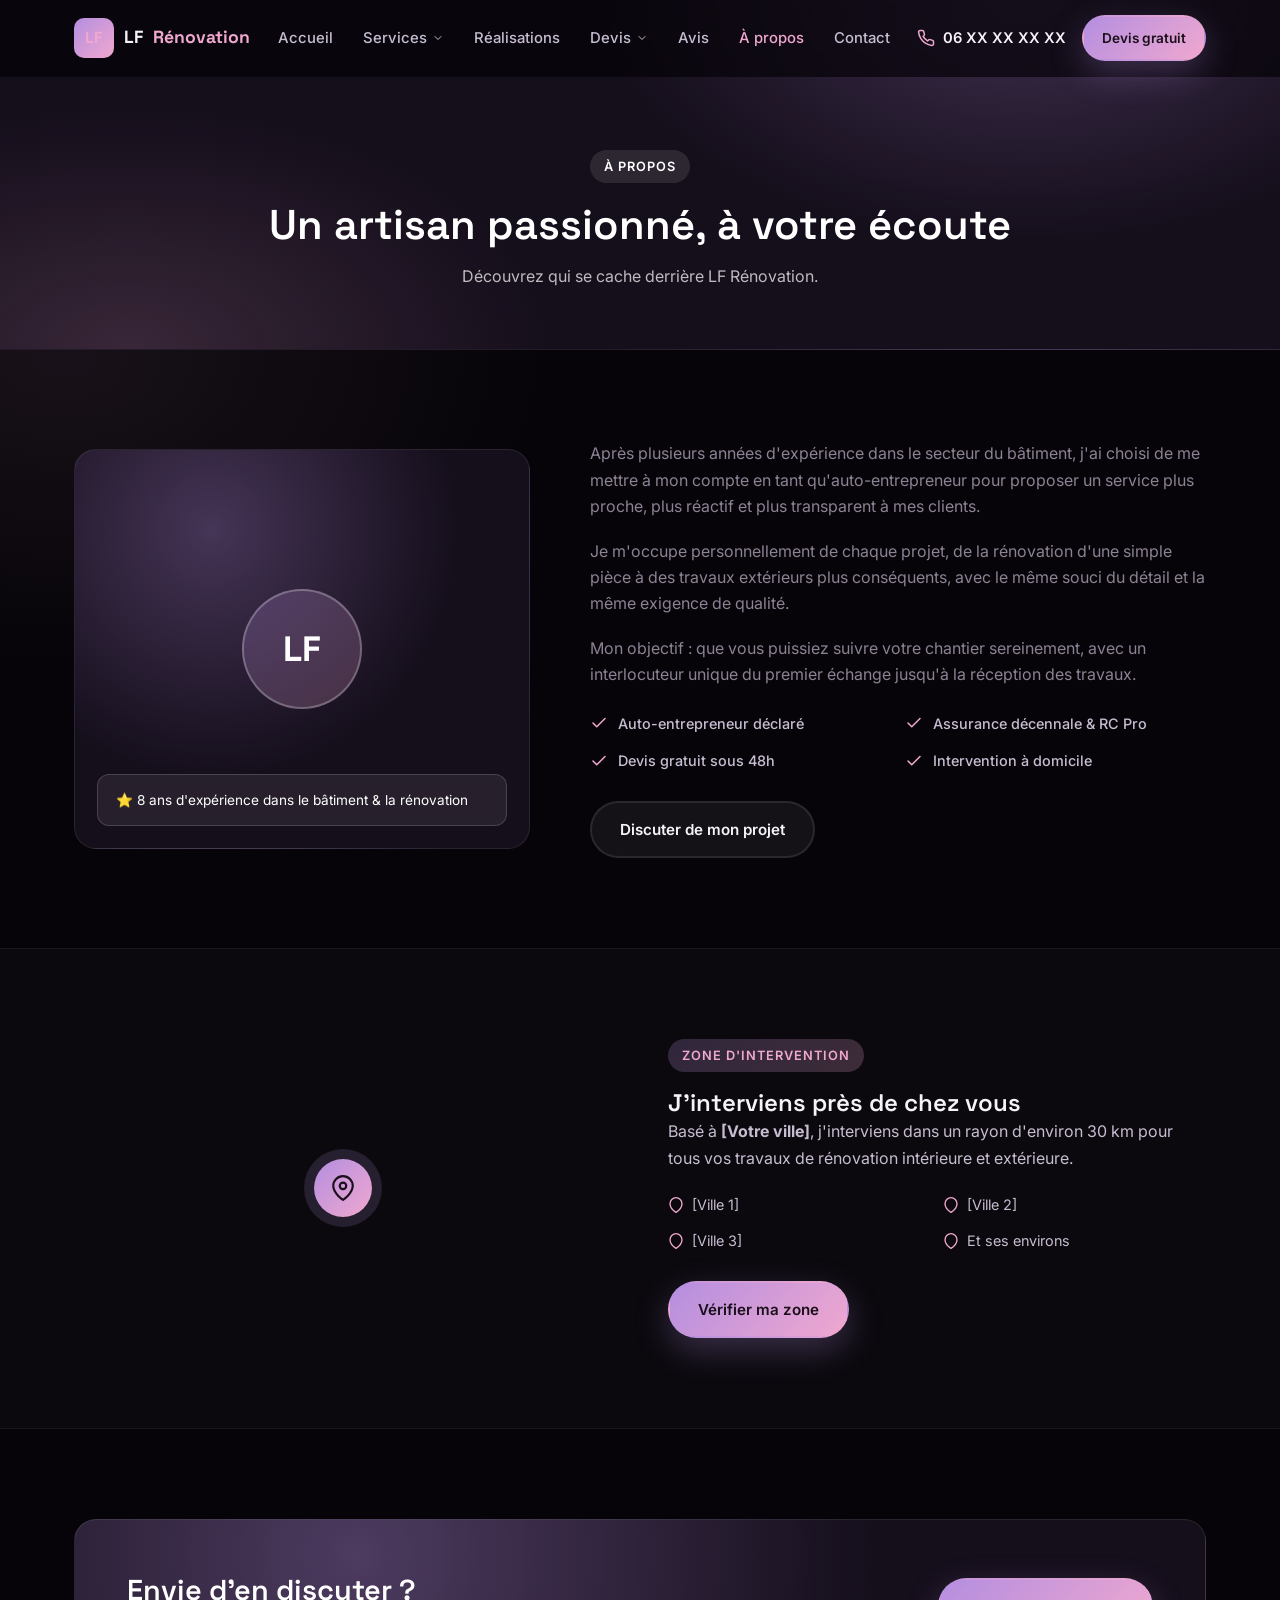
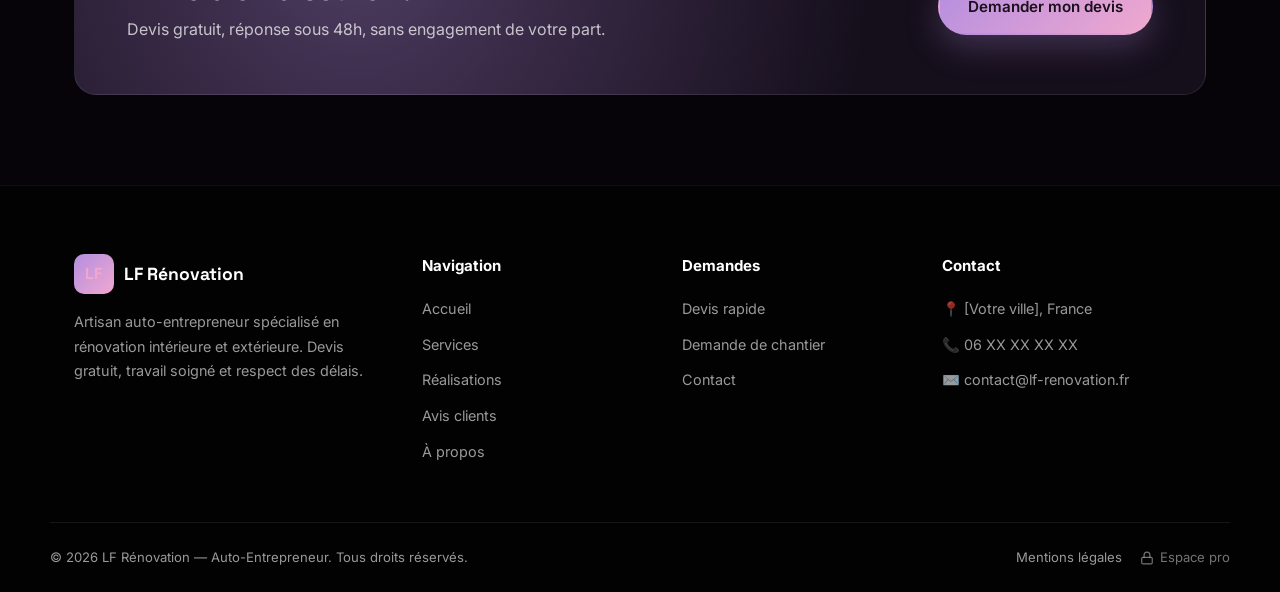
<file: apropos.html>
<!DOCTYPE html>
<html lang="fr">
<head>
<meta charset="UTF-8">
<meta name="viewport" content="width=device-width, initial-scale=1.0">
<title>À propos — LF Rénovation</title>
<meta name="description" content="LF Rénovation : artisan auto-entrepreneur en rénovation intérieure et extérieure, présentation, engagements et zone d'intervention.">
<link rel="icon" href="data:image/svg+xml,<svg xmlns=%22http://www.w3.org/2000/svg%22 viewBox=%220 0 100 100%22><rect width=%22100%22 height=%22100%22 rx=%2222%22 fill=%22%23b48ee0%22/><text x=%2250%22 y=%2266%22 font-size=%2252%22 font-family=%22sans-serif%22 font-weight=%22700%22 fill=%22%23150e1b%22 text-anchor=%22middle%22>LF</text></svg>">
<link rel="preconnect" href="https://fonts.googleapis.com">
<link rel="preconnect" href="https://fonts.gstatic.com" crossorigin>
<link href="https://fonts.googleapis.com/css2?family=Inter:wght@400;500;600;700&family=Space+Grotesk:wght@500;600;700&display=swap" rel="stylesheet">
<link rel="stylesheet" href="css/public.css">
</head>
<body>

<header class="site-header">
  <div class="container header-inner">
    <a href="index.html" class="logo"><span class="logo-mark">LF</span>LF <span>Rénovation</span></a>
    <nav class="main-nav">
      <a href="index.html">Accueil<span class="nav-tip">Retour à l'accueil</span></a>
      <div class="nav-dropdown">
        <a href="services.html">Services
          <svg width="12" height="12" viewBox="0 0 24 24" fill="none" stroke="currentColor" stroke-width="2" stroke-linecap="round" stroke-linejoin="round"><polyline points="6 9 12 15 18 9"></polyline></svg>
        </a>
        <div class="nav-dropdown-menu">
          <a href="services.html#interieur">Rénovation intérieure<small>Peinture, sols, cuisine, salle de bain...</small></a>
          <a href="services.html#exterieur">Rénovation extérieure<small>Façade, terrasse, toiture, clôtures...</small></a>
        </div>
      </div>
      <a href="realisations.html">Réalisations<span class="nav-tip">Mes derniers chantiers, en photos</span></a>
      <div class="nav-dropdown">
        <a href="devis.html">Devis
          <svg width="12" height="12" viewBox="0 0 24 24" fill="none" stroke="currentColor" stroke-width="2" stroke-linecap="round" stroke-linejoin="round"><polyline points="6 9 12 15 18 9"></polyline></svg>
        </a>
        <div class="nav-dropdown-menu">
          <a href="devis.html">Devis rapide<small>Réponse sous 48h</small></a>
          <a href="demande-chantier.html">Demande de chantier<small>Dossier détaillé avec photos</small></a>
        </div>
      </div>
      <a href="avis.html">Avis<span class="nav-tip">Ce qu'en pensent mes clients</span></a>
      <a href="apropos.html">À propos<span class="nav-tip">Qui je suis, mes engagements</span></a>
      <a href="contact.html">Contact<span class="nav-tip">Téléphone, e-mail, formulaire</span></a>
    </nav>
    <div class="header-actions">
      <a href="tel:+33600000000" class="phone-link">
        <svg width="18" height="18" viewBox="0 0 24 24" fill="none" stroke="currentColor" stroke-width="2" stroke-linecap="round" stroke-linejoin="round"><path d="M22 16.92v3a2 2 0 0 1-2.18 2 19.79 19.79 0 0 1-8.63-3.07 19.5 19.5 0 0 1-6-6 19.79 19.79 0 0 1-3.07-8.67A2 2 0 0 1 4.11 2h3a2 2 0 0 1 2 1.72c.127.96.361 1.903.7 2.81a2 2 0 0 1-.45 2.11L8.09 9.91a16 16 0 0 0 6 6l1.27-1.27a2 2 0 0 1 2.11-.45c.907.339 1.85.573 2.81.7A2 2 0 0 1 22 16.92z"></path></svg>
        06 XX XX XX XX
      </a>
      <a href="devis.html" class="btn btn-primary btn-sm">Devis gratuit</a>
      <button class="nav-toggle" aria-label="Ouvrir le menu" aria-expanded="false"><span></span><span></span><span></span></button>
    </div>
  </div>
</header>

<main>

<section class="page-banner">
  <div class="container">
    <span class="section-tag">À propos</span>
    <h1>Un artisan passionné, à votre écoute</h1>
    <p>Découvrez qui se cache derrière LF Rénovation.</p>
  </div>
</section>

<section>
  <div class="container about-grid">
    <div class="about-visual reveal">
      <div class="avatar">LF</div>
      <div class="badge-floating">⭐ 8 ans d'expérience dans le bâtiment &amp; la rénovation</div>
    </div>

    <div class="about-text reveal">
      <p>Après plusieurs années d'expérience dans le secteur du bâtiment, j'ai choisi de me mettre à mon compte en tant qu'auto-entrepreneur pour proposer un service plus proche, plus réactif et plus transparent à mes clients.</p>
      <p>Je m'occupe personnellement de chaque projet, de la rénovation d'une simple pièce à des travaux extérieurs plus conséquents, avec le même souci du détail et la même exigence de qualité.</p>
      <p>Mon objectif : que vous puissiez suivre votre chantier sereinement, avec un interlocuteur unique du premier échange jusqu'à la réception des travaux.</p>

      <ul class="about-list">
        <li><svg width="18" height="18" viewBox="0 0 24 24" fill="none" stroke="currentColor" stroke-width="2" stroke-linecap="round" stroke-linejoin="round"><path d="M20 6L9 17l-5-5"></path></svg>Auto-entrepreneur déclaré</li>
        <li><svg width="18" height="18" viewBox="0 0 24 24" fill="none" stroke="currentColor" stroke-width="2" stroke-linecap="round" stroke-linejoin="round"><path d="M20 6L9 17l-5-5"></path></svg>Assurance décennale &amp; RC Pro</li>
        <li><svg width="18" height="18" viewBox="0 0 24 24" fill="none" stroke="currentColor" stroke-width="2" stroke-linecap="round" stroke-linejoin="round"><path d="M20 6L9 17l-5-5"></path></svg>Devis gratuit sous 48h</li>
        <li><svg width="18" height="18" viewBox="0 0 24 24" fill="none" stroke="currentColor" stroke-width="2" stroke-linecap="round" stroke-linejoin="round"><path d="M20 6L9 17l-5-5"></path></svg>Intervention à domicile</li>
      </ul>

      <a href="devis.html" class="btn btn-dark">Discuter de mon projet</a>
    </div>
  </div>
</section>

<section class="bg-light" id="zone">
  <div class="container zone-wrap">
    <div class="zone-radar reveal">
      <div class="center-pin">
        <svg width="26" height="26" viewBox="0 0 24 24" fill="none" stroke="currentColor" stroke-width="2" stroke-linecap="round" stroke-linejoin="round"><path d="M21 10c0 7-9 13-9 13s-9-6-9-13a9 9 0 0 1 18 0z"></path><circle cx="12" cy="10" r="3"></circle></svg>
      </div>
    </div>
    <div class="reveal">
      <span class="section-tag">Zone d'intervention</span>
      <h2>J'interviens près de chez vous</h2>
      <p>Basé à <strong>[Votre ville]</strong>, j'interviens dans un rayon d'environ 30 km pour tous vos travaux de rénovation intérieure et extérieure.</p>
      <ul class="zone-list">
        <li><svg width="16" height="16" viewBox="0 0 24 24" fill="none" stroke="currentColor" stroke-width="2" stroke-linecap="round" stroke-linejoin="round"><path d="M21 10c0 7-9 13-9 13s-9-6-9-13a9 9 0 0 1 18 0z"></path></svg>[Ville 1]</li>
        <li><svg width="16" height="16" viewBox="0 0 24 24" fill="none" stroke="currentColor" stroke-width="2" stroke-linecap="round" stroke-linejoin="round"><path d="M21 10c0 7-9 13-9 13s-9-6-9-13a9 9 0 0 1 18 0z"></path></svg>[Ville 2]</li>
        <li><svg width="16" height="16" viewBox="0 0 24 24" fill="none" stroke="currentColor" stroke-width="2" stroke-linecap="round" stroke-linejoin="round"><path d="M21 10c0 7-9 13-9 13s-9-6-9-13a9 9 0 0 1 18 0z"></path></svg>[Ville 3]</li>
        <li><svg width="16" height="16" viewBox="0 0 24 24" fill="none" stroke="currentColor" stroke-width="2" stroke-linecap="round" stroke-linejoin="round"><path d="M21 10c0 7-9 13-9 13s-9-6-9-13a9 9 0 0 1 18 0z"></path></svg>Et ses environs</li>
      </ul>
      <a href="contact.html" class="btn btn-primary">Vérifier ma zone</a>
    </div>
  </div>
</section>

<section>
  <div class="container">
    <div class="cta-banner reveal">
      <div>
        <h3>Envie d'en discuter ?</h3>
        <p>Devis gratuit, réponse sous 48h, sans engagement de votre part.</p>
      </div>
      <a href="devis.html" class="btn btn-primary">Demander mon devis</a>
    </div>
  </div>
</section>

</main>

<footer class="site-footer">
  <div class="container footer-grid">
    <div class="footer-brand">
      <a href="index.html" class="logo"><span class="logo-mark">LF</span>LF Rénovation</a>
      <p>Artisan auto-entrepreneur spécialisé en rénovation intérieure et extérieure. Devis gratuit, travail soigné et respect des délais.</p>
    </div>
    <div class="footer-col">
      <h5>Navigation</h5>
      <ul>
        <li><a href="index.html">Accueil</a></li>
        <li><a href="services.html">Services</a></li>
        <li><a href="realisations.html">Réalisations</a></li>
        <li><a href="avis.html">Avis clients</a></li>
        <li><a href="apropos.html">À propos</a></li>
      </ul>
    </div>
    <div class="footer-col">
      <h5>Demandes</h5>
      <ul>
        <li><a href="devis.html">Devis rapide</a></li>
        <li><a href="demande-chantier.html">Demande de chantier</a></li>
        <li><a href="contact.html">Contact</a></li>
      </ul>
    </div>
    <div class="footer-col">
      <h5>Contact</h5>
      <ul>
        <li>📍 [Votre ville], France</li>
        <li>📞 <a href="tel:+33600000000">06 XX XX XX XX</a></li>
        <li>✉️ <a href="mailto:contact@lf-renovation.fr">contact@lf-renovation.fr</a></li>
      </ul>
    </div>
  </div>
  <div class="container footer-bottom">
    <span>&copy; <span id="current-year">2026</span> LF Rénovation — Auto-Entrepreneur. Tous droits réservés.</span>
    <div style="display:flex;gap:18px;align-items:center;">
      <a href="mentions-legales.html">Mentions légales</a>
      <a href="admin/index.html" class="footer-admin-link">
        <svg width="14" height="14" viewBox="0 0 24 24" fill="none" stroke="currentColor" stroke-width="2" stroke-linecap="round" stroke-linejoin="round"><rect x="3" y="11" width="18" height="11" rx="2"></rect><path d="M7 11V7a5 5 0 0 1 10 0v4"></path></svg>
        Espace pro
      </a>
    </div>
  </div>
</footer>

<button id="back-to-top" class="back-to-top" aria-label="Retour en haut">
  <svg width="18" height="18" viewBox="0 0 24 24" fill="none" stroke="currentColor" stroke-width="2" stroke-linecap="round" stroke-linejoin="round"><line x1="12" y1="19" x2="12" y2="5"></line><polyline points="5 12 12 5 19 12"></polyline></svg>
</button>

<script src="js/public.js"></script>
</body>
</html>
</file>
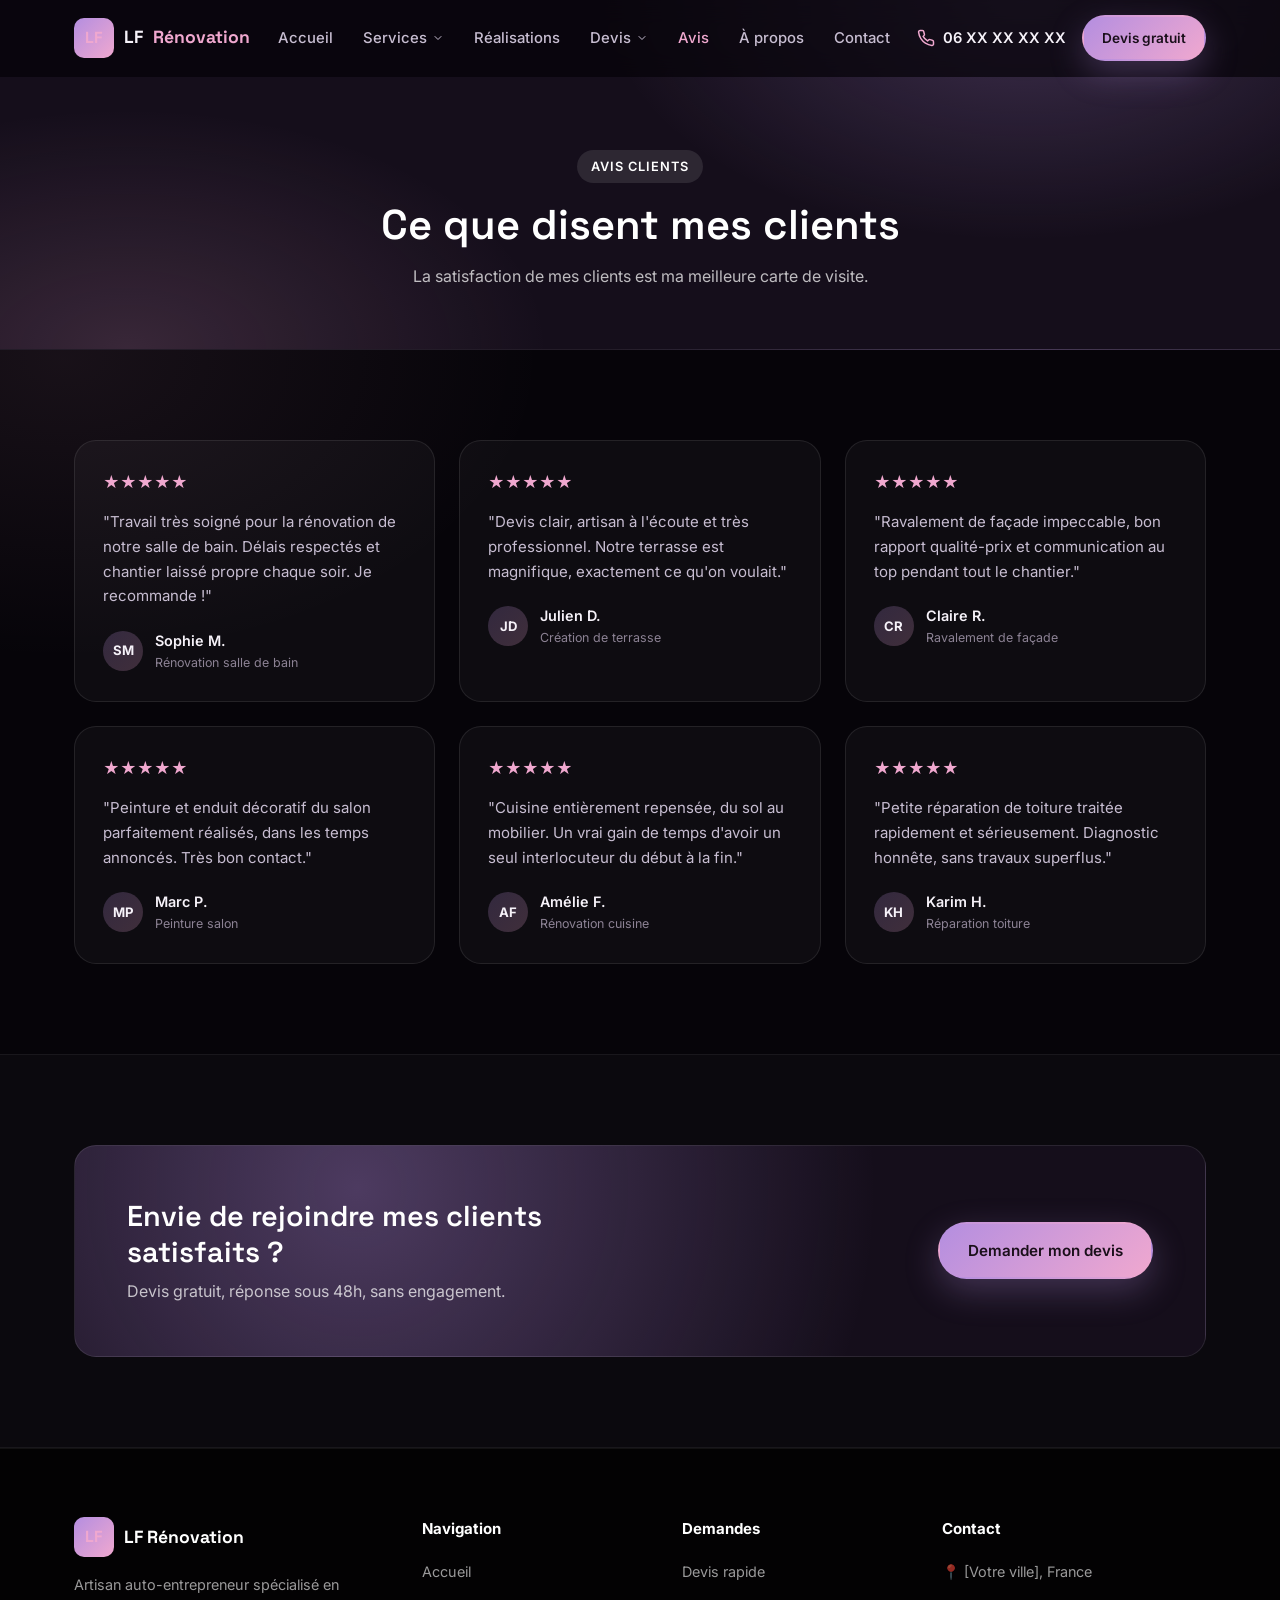
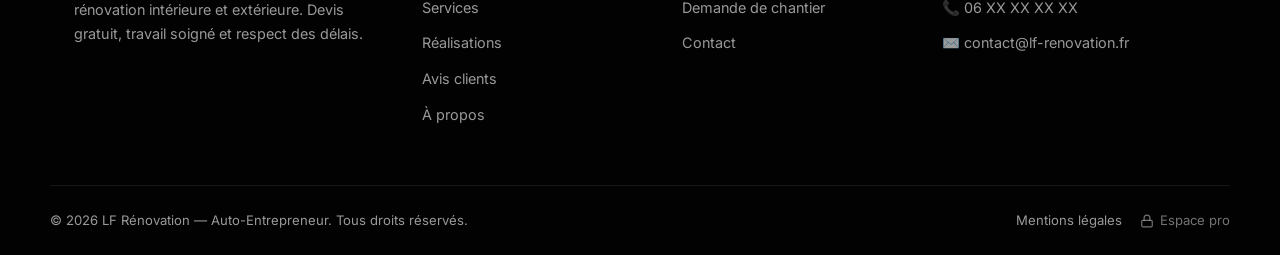
<file: avis.html>
<!DOCTYPE html>
<html lang="fr">
<head>
<meta charset="UTF-8">
<meta name="viewport" content="width=device-width, initial-scale=1.0">
<title>Avis clients — LF Rénovation</title>
<meta name="description" content="Ce que disent les clients de LF Rénovation après leurs travaux de rénovation intérieure et extérieure.">
<link rel="icon" href="data:image/svg+xml,<svg xmlns=%22http://www.w3.org/2000/svg%22 viewBox=%220 0 100 100%22><rect width=%22100%22 height=%22100%22 rx=%2222%22 fill=%22%23b48ee0%22/><text x=%2250%22 y=%2266%22 font-size=%2252%22 font-family=%22sans-serif%22 font-weight=%22700%22 fill=%22%23150e1b%22 text-anchor=%22middle%22>LF</text></svg>">
<link rel="preconnect" href="https://fonts.googleapis.com">
<link rel="preconnect" href="https://fonts.gstatic.com" crossorigin>
<link href="https://fonts.googleapis.com/css2?family=Inter:wght@400;500;600;700&family=Space+Grotesk:wght@500;600;700&display=swap" rel="stylesheet">
<link rel="stylesheet" href="css/public.css">
</head>
<body>

<header class="site-header">
  <div class="container header-inner">
    <a href="index.html" class="logo"><span class="logo-mark">LF</span>LF <span>Rénovation</span></a>
    <nav class="main-nav">
      <a href="index.html">Accueil<span class="nav-tip">Retour à l'accueil</span></a>
      <div class="nav-dropdown">
        <a href="services.html">Services
          <svg width="12" height="12" viewBox="0 0 24 24" fill="none" stroke="currentColor" stroke-width="2" stroke-linecap="round" stroke-linejoin="round"><polyline points="6 9 12 15 18 9"></polyline></svg>
        </a>
        <div class="nav-dropdown-menu">
          <a href="services.html#interieur">Rénovation intérieure<small>Peinture, sols, cuisine, salle de bain...</small></a>
          <a href="services.html#exterieur">Rénovation extérieure<small>Façade, terrasse, toiture, clôtures...</small></a>
        </div>
      </div>
      <a href="realisations.html">Réalisations<span class="nav-tip">Mes derniers chantiers, en photos</span></a>
      <div class="nav-dropdown">
        <a href="devis.html">Devis
          <svg width="12" height="12" viewBox="0 0 24 24" fill="none" stroke="currentColor" stroke-width="2" stroke-linecap="round" stroke-linejoin="round"><polyline points="6 9 12 15 18 9"></polyline></svg>
        </a>
        <div class="nav-dropdown-menu">
          <a href="devis.html">Devis rapide<small>Réponse sous 48h</small></a>
          <a href="demande-chantier.html">Demande de chantier<small>Dossier détaillé avec photos</small></a>
        </div>
      </div>
      <a href="avis.html">Avis<span class="nav-tip">Ce qu'en pensent mes clients</span></a>
      <a href="apropos.html">À propos<span class="nav-tip">Qui je suis, mes engagements</span></a>
      <a href="contact.html">Contact<span class="nav-tip">Téléphone, e-mail, formulaire</span></a>
    </nav>
    <div class="header-actions">
      <a href="tel:+33600000000" class="phone-link">
        <svg width="18" height="18" viewBox="0 0 24 24" fill="none" stroke="currentColor" stroke-width="2" stroke-linecap="round" stroke-linejoin="round"><path d="M22 16.92v3a2 2 0 0 1-2.18 2 19.79 19.79 0 0 1-8.63-3.07 19.5 19.5 0 0 1-6-6 19.79 19.79 0 0 1-3.07-8.67A2 2 0 0 1 4.11 2h3a2 2 0 0 1 2 1.72c.127.96.361 1.903.7 2.81a2 2 0 0 1-.45 2.11L8.09 9.91a16 16 0 0 0 6 6l1.27-1.27a2 2 0 0 1 2.11-.45c.907.339 1.85.573 2.81.7A2 2 0 0 1 22 16.92z"></path></svg>
        06 XX XX XX XX
      </a>
      <a href="devis.html" class="btn btn-primary btn-sm">Devis gratuit</a>
      <button class="nav-toggle" aria-label="Ouvrir le menu" aria-expanded="false"><span></span><span></span><span></span></button>
    </div>
  </div>
</header>

<main>

<section class="page-banner">
  <div class="container">
    <span class="section-tag">Avis clients</span>
    <h1>Ce que disent mes clients</h1>
    <p>La satisfaction de mes clients est ma meilleure carte de visite.</p>
  </div>
</section>

<section>
  <div class="container">
    <div class="testimonial-grid">
      <div class="testimonial-card reveal">
        <div class="stars">★★★★★</div>
        <p class="quote">"Travail très soigné pour la rénovation de notre salle de bain. Délais respectés et chantier laissé propre chaque soir. Je recommande !"</p>
        <div class="testimonial-author"><span class="initials">SM</span><div><div class="name">Sophie M.</div><div class="project">Rénovation salle de bain</div></div></div>
      </div>
      <div class="testimonial-card reveal">
        <div class="stars">★★★★★</div>
        <p class="quote">"Devis clair, artisan à l'écoute et très professionnel. Notre terrasse est magnifique, exactement ce qu'on voulait."</p>
        <div class="testimonial-author"><span class="initials">JD</span><div><div class="name">Julien D.</div><div class="project">Création de terrasse</div></div></div>
      </div>
      <div class="testimonial-card reveal">
        <div class="stars">★★★★★</div>
        <p class="quote">"Ravalement de façade impeccable, bon rapport qualité-prix et communication au top pendant tout le chantier."</p>
        <div class="testimonial-author"><span class="initials">CR</span><div><div class="name">Claire R.</div><div class="project">Ravalement de façade</div></div></div>
      </div>
      <div class="testimonial-card reveal">
        <div class="stars">★★★★★</div>
        <p class="quote">"Peinture et enduit décoratif du salon parfaitement réalisés, dans les temps annoncés. Très bon contact."</p>
        <div class="testimonial-author"><span class="initials">MP</span><div><div class="name">Marc P.</div><div class="project">Peinture salon</div></div></div>
      </div>
      <div class="testimonial-card reveal">
        <div class="stars">★★★★★</div>
        <p class="quote">"Cuisine entièrement repensée, du sol au mobilier. Un vrai gain de temps d'avoir un seul interlocuteur du début à la fin."</p>
        <div class="testimonial-author"><span class="initials">AF</span><div><div class="name">Amélie F.</div><div class="project">Rénovation cuisine</div></div></div>
      </div>
      <div class="testimonial-card reveal">
        <div class="stars">★★★★★</div>
        <p class="quote">"Petite réparation de toiture traitée rapidement et sérieusement. Diagnostic honnête, sans travaux superflus."</p>
        <div class="testimonial-author"><span class="initials">KH</span><div><div class="name">Karim H.</div><div class="project">Réparation toiture</div></div></div>
      </div>
    </div>
  </div>
</section>

<section class="bg-light">
  <div class="container">
    <div class="cta-banner reveal">
      <div>
        <h3>Envie de rejoindre mes clients satisfaits ?</h3>
        <p>Devis gratuit, réponse sous 48h, sans engagement.</p>
      </div>
      <a href="devis.html" class="btn btn-primary">Demander mon devis</a>
    </div>
  </div>
</section>

</main>

<footer class="site-footer">
  <div class="container footer-grid">
    <div class="footer-brand">
      <a href="index.html" class="logo"><span class="logo-mark">LF</span>LF Rénovation</a>
      <p>Artisan auto-entrepreneur spécialisé en rénovation intérieure et extérieure. Devis gratuit, travail soigné et respect des délais.</p>
    </div>
    <div class="footer-col">
      <h5>Navigation</h5>
      <ul>
        <li><a href="index.html">Accueil</a></li>
        <li><a href="services.html">Services</a></li>
        <li><a href="realisations.html">Réalisations</a></li>
        <li><a href="avis.html">Avis clients</a></li>
        <li><a href="apropos.html">À propos</a></li>
      </ul>
    </div>
    <div class="footer-col">
      <h5>Demandes</h5>
      <ul>
        <li><a href="devis.html">Devis rapide</a></li>
        <li><a href="demande-chantier.html">Demande de chantier</a></li>
        <li><a href="contact.html">Contact</a></li>
      </ul>
    </div>
    <div class="footer-col">
      <h5>Contact</h5>
      <ul>
        <li>📍 [Votre ville], France</li>
        <li>📞 <a href="tel:+33600000000">06 XX XX XX XX</a></li>
        <li>✉️ <a href="mailto:contact@lf-renovation.fr">contact@lf-renovation.fr</a></li>
      </ul>
    </div>
  </div>
  <div class="container footer-bottom">
    <span>&copy; <span id="current-year">2026</span> LF Rénovation — Auto-Entrepreneur. Tous droits réservés.</span>
    <div style="display:flex;gap:18px;align-items:center;">
      <a href="mentions-legales.html">Mentions légales</a>
      <a href="admin/index.html" class="footer-admin-link">
        <svg width="14" height="14" viewBox="0 0 24 24" fill="none" stroke="currentColor" stroke-width="2" stroke-linecap="round" stroke-linejoin="round"><rect x="3" y="11" width="18" height="11" rx="2"></rect><path d="M7 11V7a5 5 0 0 1 10 0v4"></path></svg>
        Espace pro
      </a>
    </div>
  </div>
</footer>

<button id="back-to-top" class="back-to-top" aria-label="Retour en haut">
  <svg width="18" height="18" viewBox="0 0 24 24" fill="none" stroke="currentColor" stroke-width="2" stroke-linecap="round" stroke-linejoin="round"><line x1="12" y1="19" x2="12" y2="5"></line><polyline points="5 12 12 5 19 12"></polyline></svg>
</button>

<script src="js/public.js"></script>
</body>
</html>
</file>
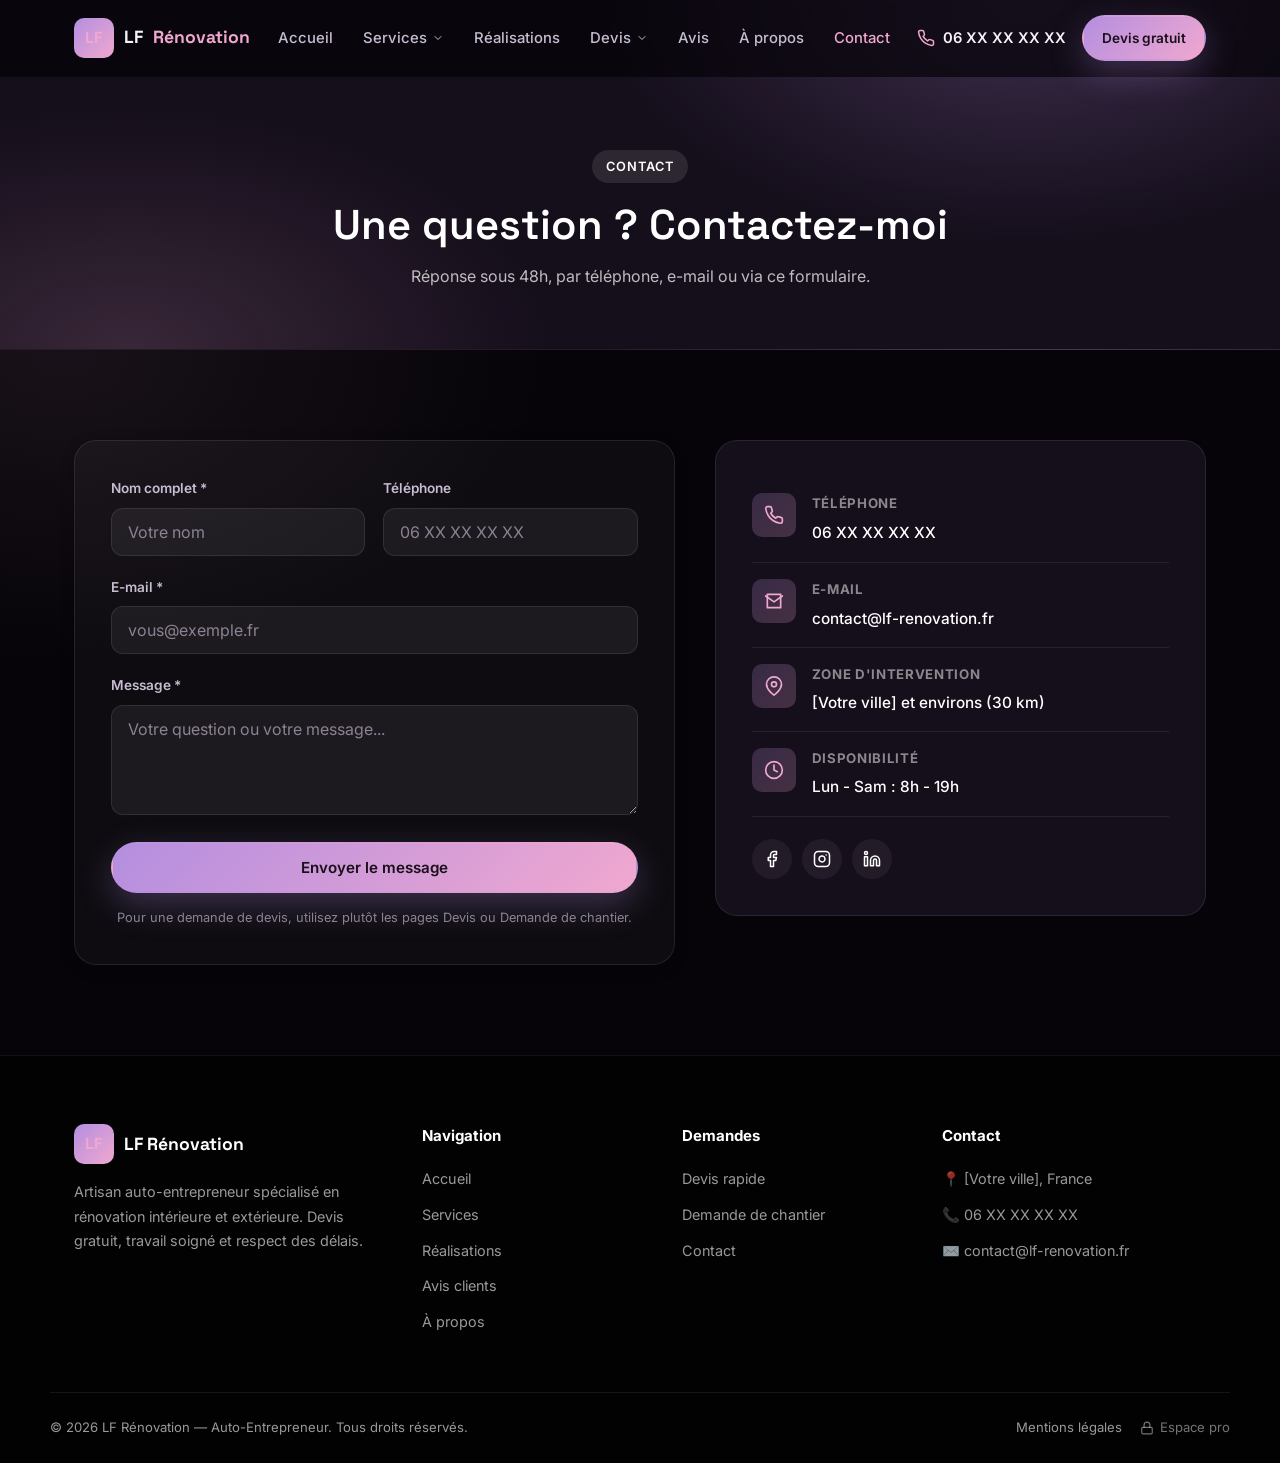
<file: contact.html>
<!DOCTYPE html>
<html lang="fr">
<head>
<meta charset="UTF-8">
<meta name="viewport" content="width=device-width, initial-scale=1.0">
<title>Contact — LF Rénovation</title>
<meta name="description" content="Contactez LF Rénovation pour toute question sur vos travaux de rénovation intérieure ou extérieure.">
<link rel="icon" href="data:image/svg+xml,<svg xmlns=%22http://www.w3.org/2000/svg%22 viewBox=%220 0 100 100%22><rect width=%22100%22 height=%22100%22 rx=%2222%22 fill=%22%23b48ee0%22/><text x=%2250%22 y=%2266%22 font-size=%2252%22 font-family=%22sans-serif%22 font-weight=%22700%22 fill=%22%23150e1b%22 text-anchor=%22middle%22>LF</text></svg>">
<link rel="preconnect" href="https://fonts.googleapis.com">
<link rel="preconnect" href="https://fonts.gstatic.com" crossorigin>
<link href="https://fonts.googleapis.com/css2?family=Inter:wght@400;500;600;700&family=Space+Grotesk:wght@500;600;700&display=swap" rel="stylesheet">
<link rel="stylesheet" href="css/public.css">
</head>
<body>

<header class="site-header">
  <div class="container header-inner">
    <a href="index.html" class="logo"><span class="logo-mark">LF</span>LF <span>Rénovation</span></a>
    <nav class="main-nav">
      <a href="index.html">Accueil<span class="nav-tip">Retour à l'accueil</span></a>
      <div class="nav-dropdown">
        <a href="services.html">Services
          <svg width="12" height="12" viewBox="0 0 24 24" fill="none" stroke="currentColor" stroke-width="2" stroke-linecap="round" stroke-linejoin="round"><polyline points="6 9 12 15 18 9"></polyline></svg>
        </a>
        <div class="nav-dropdown-menu">
          <a href="services.html#interieur">Rénovation intérieure<small>Peinture, sols, cuisine, salle de bain...</small></a>
          <a href="services.html#exterieur">Rénovation extérieure<small>Façade, terrasse, toiture, clôtures...</small></a>
        </div>
      </div>
      <a href="realisations.html">Réalisations<span class="nav-tip">Mes derniers chantiers, en photos</span></a>
      <div class="nav-dropdown">
        <a href="devis.html">Devis
          <svg width="12" height="12" viewBox="0 0 24 24" fill="none" stroke="currentColor" stroke-width="2" stroke-linecap="round" stroke-linejoin="round"><polyline points="6 9 12 15 18 9"></polyline></svg>
        </a>
        <div class="nav-dropdown-menu">
          <a href="devis.html">Devis rapide<small>Réponse sous 48h</small></a>
          <a href="demande-chantier.html">Demande de chantier<small>Dossier détaillé avec photos</small></a>
        </div>
      </div>
      <a href="avis.html">Avis<span class="nav-tip">Ce qu'en pensent mes clients</span></a>
      <a href="apropos.html">À propos<span class="nav-tip">Qui je suis, mes engagements</span></a>
      <a href="contact.html">Contact<span class="nav-tip">Téléphone, e-mail, formulaire</span></a>
    </nav>
    <div class="header-actions">
      <a href="tel:+33600000000" class="phone-link">
        <svg width="18" height="18" viewBox="0 0 24 24" fill="none" stroke="currentColor" stroke-width="2" stroke-linecap="round" stroke-linejoin="round"><path d="M22 16.92v3a2 2 0 0 1-2.18 2 19.79 19.79 0 0 1-8.63-3.07 19.5 19.5 0 0 1-6-6 19.79 19.79 0 0 1-3.07-8.67A2 2 0 0 1 4.11 2h3a2 2 0 0 1 2 1.72c.127.96.361 1.903.7 2.81a2 2 0 0 1-.45 2.11L8.09 9.91a16 16 0 0 0 6 6l1.27-1.27a2 2 0 0 1 2.11-.45c.907.339 1.85.573 2.81.7A2 2 0 0 1 22 16.92z"></path></svg>
        06 XX XX XX XX
      </a>
      <a href="devis.html" class="btn btn-primary btn-sm">Devis gratuit</a>
      <button class="nav-toggle" aria-label="Ouvrir le menu" aria-expanded="false"><span></span><span></span><span></span></button>
    </div>
  </div>
</header>

<main>

<section class="page-banner">
  <div class="container">
    <span class="section-tag">Contact</span>
    <h1>Une question ? Contactez-moi</h1>
    <p>Réponse sous 48h, par téléphone, e-mail ou via ce formulaire.</p>
  </div>
</section>

<section>
  <div class="container contact-grid">
    <div class="form-card reveal">
      <div id="form-success-contact" class="form-success">
        <svg width="20" height="20" viewBox="0 0 24 24" fill="none" stroke="currentColor" stroke-width="2" stroke-linecap="round" stroke-linejoin="round"><path d="M22 11.08V12a10 10 0 1 1-5.93-9.14"></path><polyline points="22 4 12 14.01 9 11.01"></polyline></svg>
        Merci pour votre message, je vous réponds rapidement.
      </div>

      <form data-success-form="#form-success-contact" novalidate>
        <div class="form-row">
          <div class="form-group">
            <label for="ct-nom">Nom complet *</label>
            <input type="text" id="ct-nom" name="nom" required placeholder="Votre nom">
          </div>
          <div class="form-group">
            <label for="ct-telephone">Téléphone</label>
            <input type="tel" id="ct-telephone" name="telephone" placeholder="06 XX XX XX XX">
          </div>
        </div>
        <div class="form-group">
          <label for="ct-email">E-mail *</label>
          <input type="email" id="ct-email" name="email" required placeholder="vous@exemple.fr">
        </div>
        <div class="form-group">
          <label for="ct-message">Message *</label>
          <textarea id="ct-message" name="message" required placeholder="Votre question ou votre message..."></textarea>
        </div>
        <button type="submit" class="btn btn-primary btn-block">Envoyer le message</button>
        <p class="form-note">Pour une demande de devis, utilisez plutôt les pages Devis ou Demande de chantier.</p>
      </form>
    </div>

    <div class="reveal">
      <div class="contact-info-card">
        <div class="contact-info-row">
          <div class="ic"><svg width="20" height="20" viewBox="0 0 24 24" fill="none" stroke="currentColor" stroke-width="2" stroke-linecap="round" stroke-linejoin="round"><path d="M22 16.92v3a2 2 0 0 1-2.18 2 19.79 19.79 0 0 1-8.63-3.07 19.5 19.5 0 0 1-6-6 19.79 19.79 0 0 1-3.07-8.67A2 2 0 0 1 4.11 2h3a2 2 0 0 1 2 1.72c.127.96.361 1.903.7 2.81a2 2 0 0 1-.45 2.11L8.09 9.91a16 16 0 0 0 6 6l1.27-1.27a2 2 0 0 1 2.11-.45c.907.339 1.85.573 2.81.7A2 2 0 0 1 22 16.92z"></path></svg></div>
          <div><h5>Téléphone</h5><a href="tel:+33600000000">06 XX XX XX XX</a></div>
        </div>
        <div class="contact-info-row">
          <div class="ic"><svg width="20" height="20" viewBox="0 0 24 24" fill="none" stroke="currentColor" stroke-width="2" stroke-linecap="round" stroke-linejoin="round"><path d="M4 4h16v16H4z"></path><path d="M22 6l-10 7L2 6"></path></svg></div>
          <div><h5>E-mail</h5><a href="mailto:contact@lf-renovation.fr">contact@lf-renovation.fr</a></div>
        </div>
        <div class="contact-info-row">
          <div class="ic"><svg width="20" height="20" viewBox="0 0 24 24" fill="none" stroke="currentColor" stroke-width="2" stroke-linecap="round" stroke-linejoin="round"><path d="M21 10c0 7-9 13-9 13s-9-6-9-13a9 9 0 0 1 18 0z"></path><circle cx="12" cy="10" r="3"></circle></svg></div>
          <div><h5>Zone d'intervention</h5><p>[Votre ville] et environs (30 km)</p></div>
        </div>
        <div class="contact-info-row">
          <div class="ic"><svg width="20" height="20" viewBox="0 0 24 24" fill="none" stroke="currentColor" stroke-width="2" stroke-linecap="round" stroke-linejoin="round"><circle cx="12" cy="12" r="10"></circle><polyline points="12 6 12 12 16 14"></polyline></svg></div>
          <div><h5>Disponibilité</h5><p>Lun - Sam : 8h - 19h</p></div>
        </div>

        <div class="social-row">
          <a href="#" aria-label="Facebook"><svg width="18" height="18" viewBox="0 0 24 24" fill="none" stroke="currentColor" stroke-width="2" stroke-linecap="round" stroke-linejoin="round"><path d="M18 2h-3a5 5 0 0 0-5 5v3H7v4h3v8h4v-8h3l1-4h-4V7a1 1 0 0 1 1-1h3z"></path></svg></a>
          <a href="#" aria-label="Instagram"><svg width="18" height="18" viewBox="0 0 24 24" fill="none" stroke="currentColor" stroke-width="2" stroke-linecap="round" stroke-linejoin="round"><rect x="2" y="2" width="20" height="20" rx="5"></rect><path d="M16 11.37A4 4 0 1 1 12.63 8 4 4 0 0 1 16 11.37z"></path><line x1="17.5" y1="6.5" x2="17.51" y2="6.5"></line></svg></a>
          <a href="#" aria-label="LinkedIn"><svg width="18" height="18" viewBox="0 0 24 24" fill="none" stroke="currentColor" stroke-width="2" stroke-linecap="round" stroke-linejoin="round"><path d="M16 8a6 6 0 0 1 6 6v7h-4v-7a2 2 0 0 0-2-2 2 2 0 0 0-2 2v7h-4v-7a6 6 0 0 1 6-6z"></path><rect x="2" y="9" width="4" height="12"></rect><circle cx="4" cy="4" r="2"></circle></svg></a>
        </div>
      </div>
    </div>
  </div>
</section>

</main>

<footer class="site-footer">
  <div class="container footer-grid">
    <div class="footer-brand">
      <a href="index.html" class="logo"><span class="logo-mark">LF</span>LF Rénovation</a>
      <p>Artisan auto-entrepreneur spécialisé en rénovation intérieure et extérieure. Devis gratuit, travail soigné et respect des délais.</p>
    </div>
    <div class="footer-col">
      <h5>Navigation</h5>
      <ul>
        <li><a href="index.html">Accueil</a></li>
        <li><a href="services.html">Services</a></li>
        <li><a href="realisations.html">Réalisations</a></li>
        <li><a href="avis.html">Avis clients</a></li>
        <li><a href="apropos.html">À propos</a></li>
      </ul>
    </div>
    <div class="footer-col">
      <h5>Demandes</h5>
      <ul>
        <li><a href="devis.html">Devis rapide</a></li>
        <li><a href="demande-chantier.html">Demande de chantier</a></li>
        <li><a href="contact.html">Contact</a></li>
      </ul>
    </div>
    <div class="footer-col">
      <h5>Contact</h5>
      <ul>
        <li>📍 [Votre ville], France</li>
        <li>📞 <a href="tel:+33600000000">06 XX XX XX XX</a></li>
        <li>✉️ <a href="mailto:contact@lf-renovation.fr">contact@lf-renovation.fr</a></li>
      </ul>
    </div>
  </div>
  <div class="container footer-bottom">
    <span>&copy; <span id="current-year">2026</span> LF Rénovation — Auto-Entrepreneur. Tous droits réservés.</span>
    <div style="display:flex;gap:18px;align-items:center;">
      <a href="mentions-legales.html">Mentions légales</a>
      <a href="admin/index.html" class="footer-admin-link">
        <svg width="14" height="14" viewBox="0 0 24 24" fill="none" stroke="currentColor" stroke-width="2" stroke-linecap="round" stroke-linejoin="round"><rect x="3" y="11" width="18" height="11" rx="2"></rect><path d="M7 11V7a5 5 0 0 1 10 0v4"></path></svg>
        Espace pro
      </a>
    </div>
  </div>
</footer>

<button id="back-to-top" class="back-to-top" aria-label="Retour en haut">
  <svg width="18" height="18" viewBox="0 0 24 24" fill="none" stroke="currentColor" stroke-width="2" stroke-linecap="round" stroke-linejoin="round"><line x1="12" y1="19" x2="12" y2="5"></line><polyline points="5 12 12 5 19 12"></polyline></svg>
</button>

<script src="js/public.js"></script>
</body>
</html>
</file>
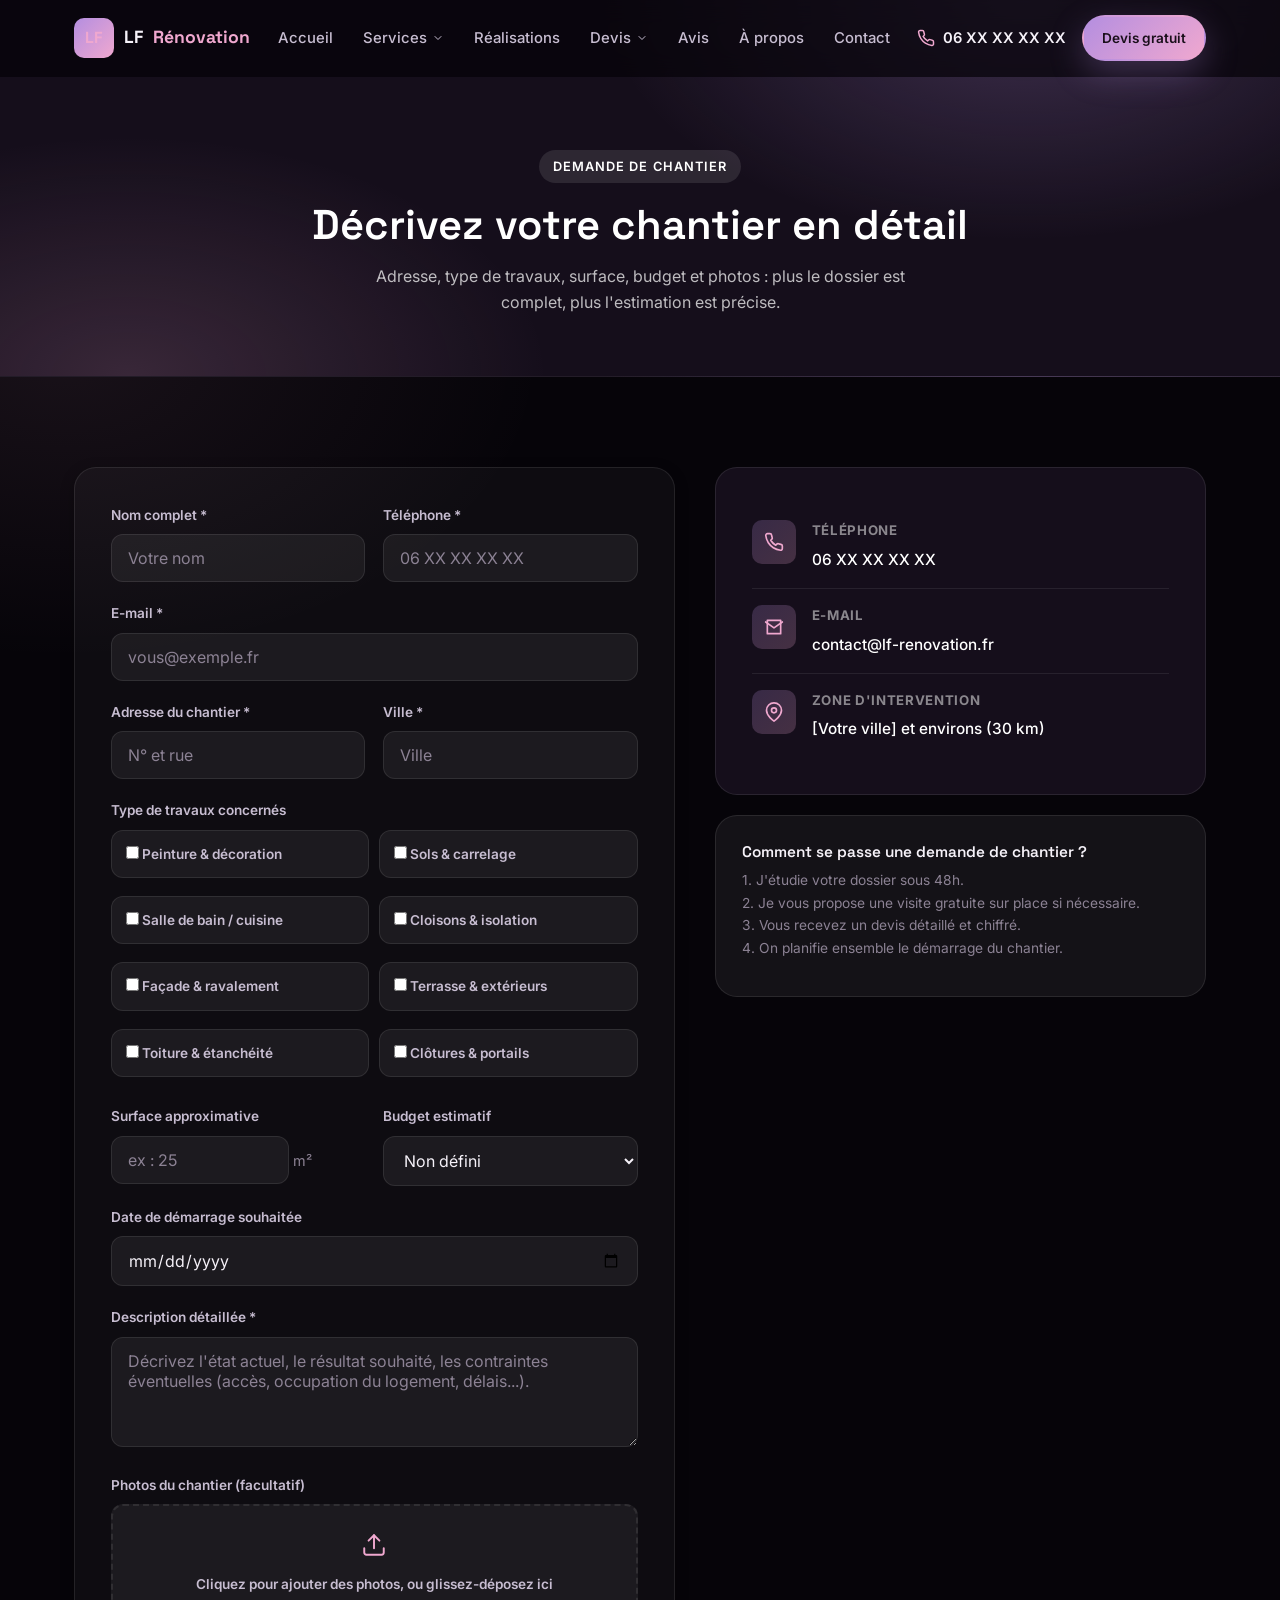
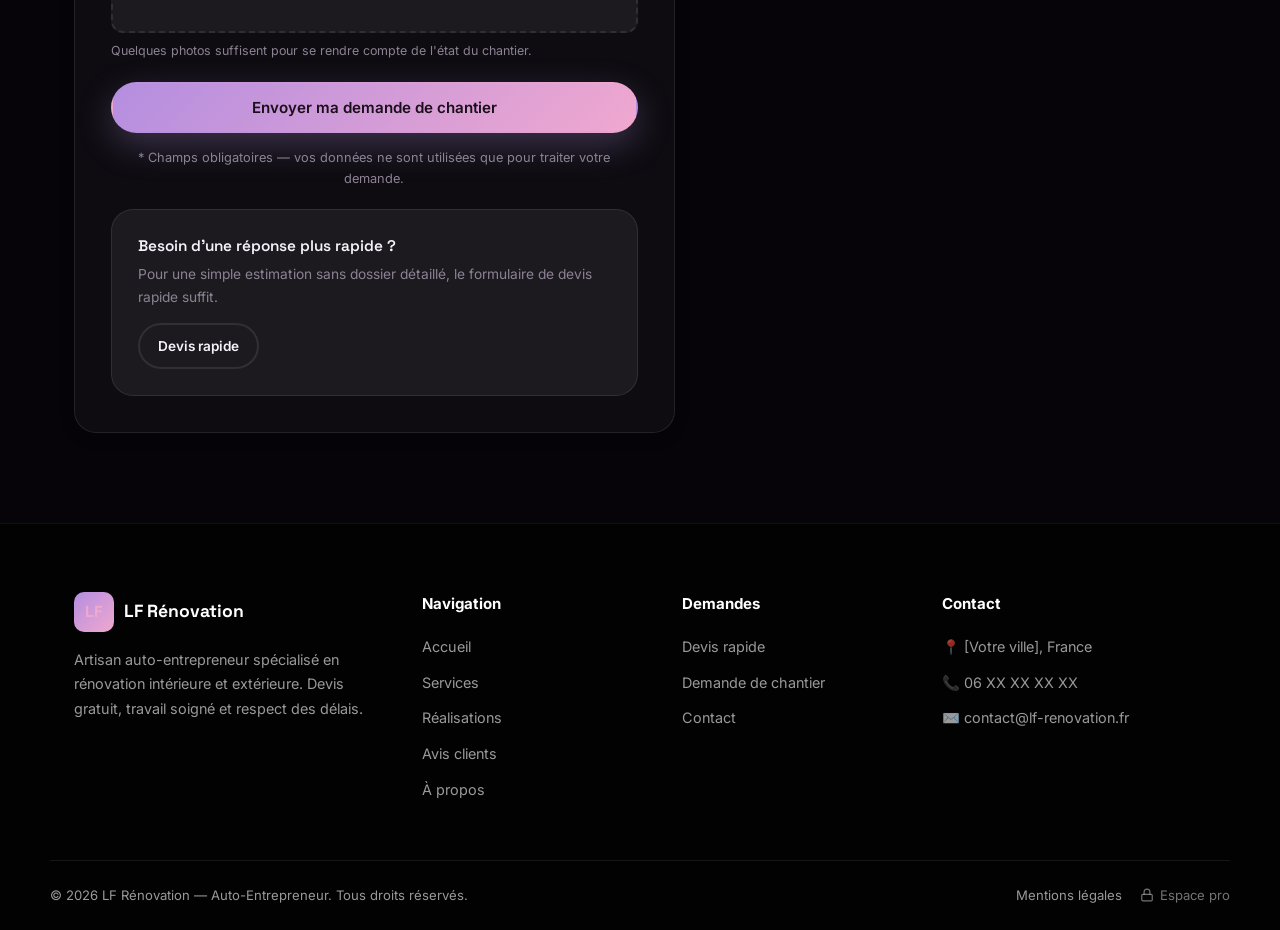
<file: demande-chantier.html>
<!DOCTYPE html>
<html lang="fr">
<head>
<meta charset="UTF-8">
<meta name="viewport" content="width=device-width, initial-scale=1.0">
<title>Demande de chantier — LF Rénovation</title>
<meta name="description" content="Envoyez un dossier détaillé pour votre chantier de rénovation : adresse, surface, budget, photos. Visite gratuite sous 48h.">
<link rel="icon" href="data:image/svg+xml,<svg xmlns=%22http://www.w3.org/2000/svg%22 viewBox=%220 0 100 100%22><rect width=%22100%22 height=%22100%22 rx=%2222%22 fill=%22%23b48ee0%22/><text x=%2250%22 y=%2266%22 font-size=%2252%22 font-family=%22sans-serif%22 font-weight=%22700%22 fill=%22%23150e1b%22 text-anchor=%22middle%22>LF</text></svg>">
<link rel="preconnect" href="https://fonts.googleapis.com">
<link rel="preconnect" href="https://fonts.gstatic.com" crossorigin>
<link href="https://fonts.googleapis.com/css2?family=Inter:wght@400;500;600;700&family=Space+Grotesk:wght@500;600;700&display=swap" rel="stylesheet">
<link rel="stylesheet" href="css/public.css">
</head>
<body>

<header class="site-header">
  <div class="container header-inner">
    <a href="index.html" class="logo"><span class="logo-mark">LF</span>LF <span>Rénovation</span></a>
    <nav class="main-nav">
      <a href="index.html">Accueil<span class="nav-tip">Retour à l'accueil</span></a>
      <div class="nav-dropdown">
        <a href="services.html">Services
          <svg width="12" height="12" viewBox="0 0 24 24" fill="none" stroke="currentColor" stroke-width="2" stroke-linecap="round" stroke-linejoin="round"><polyline points="6 9 12 15 18 9"></polyline></svg>
        </a>
        <div class="nav-dropdown-menu">
          <a href="services.html#interieur">Rénovation intérieure<small>Peinture, sols, cuisine, salle de bain...</small></a>
          <a href="services.html#exterieur">Rénovation extérieure<small>Façade, terrasse, toiture, clôtures...</small></a>
        </div>
      </div>
      <a href="realisations.html">Réalisations<span class="nav-tip">Mes derniers chantiers, en photos</span></a>
      <div class="nav-dropdown">
        <a href="devis.html">Devis
          <svg width="12" height="12" viewBox="0 0 24 24" fill="none" stroke="currentColor" stroke-width="2" stroke-linecap="round" stroke-linejoin="round"><polyline points="6 9 12 15 18 9"></polyline></svg>
        </a>
        <div class="nav-dropdown-menu">
          <a href="devis.html">Devis rapide<small>Réponse sous 48h</small></a>
          <a href="demande-chantier.html">Demande de chantier<small>Dossier détaillé avec photos</small></a>
        </div>
      </div>
      <a href="avis.html">Avis<span class="nav-tip">Ce qu'en pensent mes clients</span></a>
      <a href="apropos.html">À propos<span class="nav-tip">Qui je suis, mes engagements</span></a>
      <a href="contact.html">Contact<span class="nav-tip">Téléphone, e-mail, formulaire</span></a>
    </nav>
    <div class="header-actions">
      <a href="tel:+33600000000" class="phone-link">
        <svg width="18" height="18" viewBox="0 0 24 24" fill="none" stroke="currentColor" stroke-width="2" stroke-linecap="round" stroke-linejoin="round"><path d="M22 16.92v3a2 2 0 0 1-2.18 2 19.79 19.79 0 0 1-8.63-3.07 19.5 19.5 0 0 1-6-6 19.79 19.79 0 0 1-3.07-8.67A2 2 0 0 1 4.11 2h3a2 2 0 0 1 2 1.72c.127.96.361 1.903.7 2.81a2 2 0 0 1-.45 2.11L8.09 9.91a16 16 0 0 0 6 6l1.27-1.27a2 2 0 0 1 2.11-.45c.907.339 1.85.573 2.81.7A2 2 0 0 1 22 16.92z"></path></svg>
        06 XX XX XX XX
      </a>
      <a href="devis.html" class="btn btn-primary btn-sm">Devis gratuit</a>
      <button class="nav-toggle" aria-label="Ouvrir le menu" aria-expanded="false"><span></span><span></span><span></span></button>
    </div>
  </div>
</header>

<main>

<section class="page-banner">
  <div class="container">
    <span class="section-tag">Demande de chantier</span>
    <h1>Décrivez votre chantier en détail</h1>
    <p>Adresse, type de travaux, surface, budget et photos : plus le dossier est complet, plus l'estimation est précise.</p>
  </div>
</section>

<section>
  <div class="container devis-layout">
    <div class="form-card reveal">
      <div id="form-success-chantier" class="form-success">
        <svg width="20" height="20" viewBox="0 0 24 24" fill="none" stroke="currentColor" stroke-width="2" stroke-linecap="round" stroke-linejoin="round"><path d="M22 11.08V12a10 10 0 1 1-5.93-9.14"></path><polyline points="22 4 12 14.01 9 11.01"></polyline></svg>
        Merci ! Votre dossier a bien été transmis, je l'étudie et je reviens vers vous sous 48h.
      </div>

      <form data-success-form="#form-success-chantier" novalidate>
        <div class="form-row">
          <div class="form-group">
            <label for="c-nom">Nom complet *</label>
            <input type="text" id="c-nom" name="nom" required placeholder="Votre nom">
          </div>
          <div class="form-group">
            <label for="c-telephone">Téléphone *</label>
            <input type="tel" id="c-telephone" name="telephone" required placeholder="06 XX XX XX XX">
          </div>
        </div>

        <div class="form-group">
          <label for="c-email">E-mail *</label>
          <input type="email" id="c-email" name="email" required placeholder="vous@exemple.fr">
        </div>

        <div class="form-row">
          <div class="form-group">
            <label for="c-adresse">Adresse du chantier *</label>
            <input type="text" id="c-adresse" name="adresse" required placeholder="N° et rue">
          </div>
          <div class="form-group">
            <label for="c-ville">Ville *</label>
            <input type="text" id="c-ville" name="ville" required placeholder="Ville">
          </div>
        </div>

        <div class="form-group">
          <label>Type de travaux concernés</label>
          <div class="checkbox-grid">
            <label class="checkbox-tile"><input type="checkbox" name="travaux" value="peinture"> Peinture &amp; décoration</label>
            <label class="checkbox-tile"><input type="checkbox" name="travaux" value="sols"> Sols &amp; carrelage</label>
            <label class="checkbox-tile"><input type="checkbox" name="travaux" value="salle-de-bain"> Salle de bain / cuisine</label>
            <label class="checkbox-tile"><input type="checkbox" name="travaux" value="cloisons"> Cloisons &amp; isolation</label>
            <label class="checkbox-tile"><input type="checkbox" name="travaux" value="facade"> Façade &amp; ravalement</label>
            <label class="checkbox-tile"><input type="checkbox" name="travaux" value="terrasse"> Terrasse &amp; extérieurs</label>
            <label class="checkbox-tile"><input type="checkbox" name="travaux" value="toiture"> Toiture &amp; étanchéité</label>
            <label class="checkbox-tile"><input type="checkbox" name="travaux" value="cloture"> Clôtures &amp; portails</label>
          </div>
        </div>

        <div class="form-row">
          <div class="form-group">
            <label for="c-surface">Surface approximative</label>
            <input type="number" id="c-surface" name="surface" min="1" placeholder="ex : 25" style="display:inline-block;width:70%;">
            <span style="font-size:0.9rem;color:var(--color-muted);"> m²</span>
          </div>
          <div class="form-group">
            <label for="c-budget">Budget estimatif</label>
            <select id="c-budget" name="budget">
              <option value="">Non défini</option>
              <option value="moins-2000">Moins de 2 000 €</option>
              <option value="2000-5000">2 000 € – 5 000 €</option>
              <option value="5000-15000">5 000 € – 15 000 €</option>
              <option value="15000-30000">15 000 € – 30 000 €</option>
              <option value="plus-30000">Plus de 30 000 €</option>
            </select>
          </div>
        </div>

        <div class="form-group">
          <label for="c-date">Date de démarrage souhaitée</label>
          <input type="date" id="c-date" name="date">
        </div>

        <div class="form-group">
          <label for="c-description">Description détaillée *</label>
          <textarea id="c-description" name="description" required placeholder="Décrivez l'état actuel, le résultat souhaité, les contraintes éventuelles (accès, occupation du logement, délais...)."></textarea>
        </div>

        <div class="form-group">
          <label>Photos du chantier (facultatif)</label>
          <label class="file-drop">
            <svg width="26" height="26" viewBox="0 0 24 24" fill="none" stroke="currentColor" stroke-width="1.8" stroke-linecap="round" stroke-linejoin="round"><path d="M21 15v4a2 2 0 0 1-2 2H5a2 2 0 0 1-2-2v-4"></path><polyline points="17 8 12 3 7 8"></polyline><line x1="12" y1="3" x2="12" y2="15"></line></svg>
            <div>Cliquez pour ajouter des photos, ou glissez-déposez ici</div>
            <input type="file" name="photos" accept="image/*" multiple>
            <div class="file-list"></div>
          </label>
          <p class="form-hint">Quelques photos suffisent pour se rendre compte de l'état du chantier.</p>
        </div>

        <button type="submit" class="btn btn-primary btn-block">Envoyer ma demande de chantier</button>
        <p class="form-note">* Champs obligatoires — vos données ne sont utilisées que pour traiter votre demande.</p>
      </form>

      <div class="help-card">
        <h4>Besoin d'une réponse plus rapide ?</h4>
        <p>Pour une simple estimation sans dossier détaillé, le formulaire de devis rapide suffit.</p>
        <a href="devis.html" class="btn btn-outline-dark btn-sm">Devis rapide</a>
      </div>
    </div>

    <div style="display:flex;flex-direction:column;gap:20px;">
      <div class="reveal">
        <div class="contact-info-card">
          <div class="contact-info-row">
            <div class="ic"><svg width="20" height="20" viewBox="0 0 24 24" fill="none" stroke="currentColor" stroke-width="2" stroke-linecap="round" stroke-linejoin="round"><path d="M22 16.92v3a2 2 0 0 1-2.18 2 19.79 19.79 0 0 1-8.63-3.07 19.5 19.5 0 0 1-6-6 19.79 19.79 0 0 1-3.07-8.67A2 2 0 0 1 4.11 2h3a2 2 0 0 1 2 1.72c.127.96.361 1.903.7 2.81a2 2 0 0 1-.45 2.11L8.09 9.91a16 16 0 0 0 6 6l1.27-1.27a2 2 0 0 1 2.11-.45c.907.339 1.85.573 2.81.7A2 2 0 0 1 22 16.92z"></path></svg></div>
            <div><h5>Téléphone</h5><a href="tel:+33600000000">06 XX XX XX XX</a></div>
          </div>
          <div class="contact-info-row">
            <div class="ic"><svg width="20" height="20" viewBox="0 0 24 24" fill="none" stroke="currentColor" stroke-width="2" stroke-linecap="round" stroke-linejoin="round"><path d="M4 4h16v16H4z"></path><path d="M22 6l-10 7L2 6"></path></svg></div>
            <div><h5>E-mail</h5><a href="mailto:contact@lf-renovation.fr">contact@lf-renovation.fr</a></div>
          </div>
          <div class="contact-info-row">
            <div class="ic"><svg width="20" height="20" viewBox="0 0 24 24" fill="none" stroke="currentColor" stroke-width="2" stroke-linecap="round" stroke-linejoin="round"><path d="M21 10c0 7-9 13-9 13s-9-6-9-13a9 9 0 0 1 18 0z"></path><circle cx="12" cy="10" r="3"></circle></svg></div>
            <div><h5>Zone d'intervention</h5><p>[Votre ville] et environs (30 km)</p></div>
          </div>
        </div>
      </div>

      <div class="reveal help-card" style="margin-top:0;">
        <h4>Comment se passe une demande de chantier ?</h4>
        <p style="margin-bottom:10px;">1. J'étudie votre dossier sous 48h.<br>2. Je vous propose une visite gratuite sur place si nécessaire.<br>3. Vous recevez un devis détaillé et chiffré.<br>4. On planifie ensemble le démarrage du chantier.</p>
      </div>
    </div>
  </div>
</section>

</main>

<footer class="site-footer">
  <div class="container footer-grid">
    <div class="footer-brand">
      <a href="index.html" class="logo"><span class="logo-mark">LF</span>LF Rénovation</a>
      <p>Artisan auto-entrepreneur spécialisé en rénovation intérieure et extérieure. Devis gratuit, travail soigné et respect des délais.</p>
    </div>
    <div class="footer-col">
      <h5>Navigation</h5>
      <ul>
        <li><a href="index.html">Accueil</a></li>
        <li><a href="services.html">Services</a></li>
        <li><a href="realisations.html">Réalisations</a></li>
        <li><a href="avis.html">Avis clients</a></li>
        <li><a href="apropos.html">À propos</a></li>
      </ul>
    </div>
    <div class="footer-col">
      <h5>Demandes</h5>
      <ul>
        <li><a href="devis.html">Devis rapide</a></li>
        <li><a href="demande-chantier.html">Demande de chantier</a></li>
        <li><a href="contact.html">Contact</a></li>
      </ul>
    </div>
    <div class="footer-col">
      <h5>Contact</h5>
      <ul>
        <li>📍 [Votre ville], France</li>
        <li>📞 <a href="tel:+33600000000">06 XX XX XX XX</a></li>
        <li>✉️ <a href="mailto:contact@lf-renovation.fr">contact@lf-renovation.fr</a></li>
      </ul>
    </div>
  </div>
  <div class="container footer-bottom">
    <span>&copy; <span id="current-year">2026</span> LF Rénovation — Auto-Entrepreneur. Tous droits réservés.</span>
    <div style="display:flex;gap:18px;align-items:center;">
      <a href="mentions-legales.html">Mentions légales</a>
      <a href="admin/index.html" class="footer-admin-link">
        <svg width="14" height="14" viewBox="0 0 24 24" fill="none" stroke="currentColor" stroke-width="2" stroke-linecap="round" stroke-linejoin="round"><rect x="3" y="11" width="18" height="11" rx="2"></rect><path d="M7 11V7a5 5 0 0 1 10 0v4"></path></svg>
        Espace pro
      </a>
    </div>
  </div>
</footer>

<button id="back-to-top" class="back-to-top" aria-label="Retour en haut">
  <svg width="18" height="18" viewBox="0 0 24 24" fill="none" stroke="currentColor" stroke-width="2" stroke-linecap="round" stroke-linejoin="round"><line x1="12" y1="19" x2="12" y2="5"></line><polyline points="5 12 12 5 19 12"></polyline></svg>
</button>

<script src="js/public.js"></script>
</body>
</html>
</file>
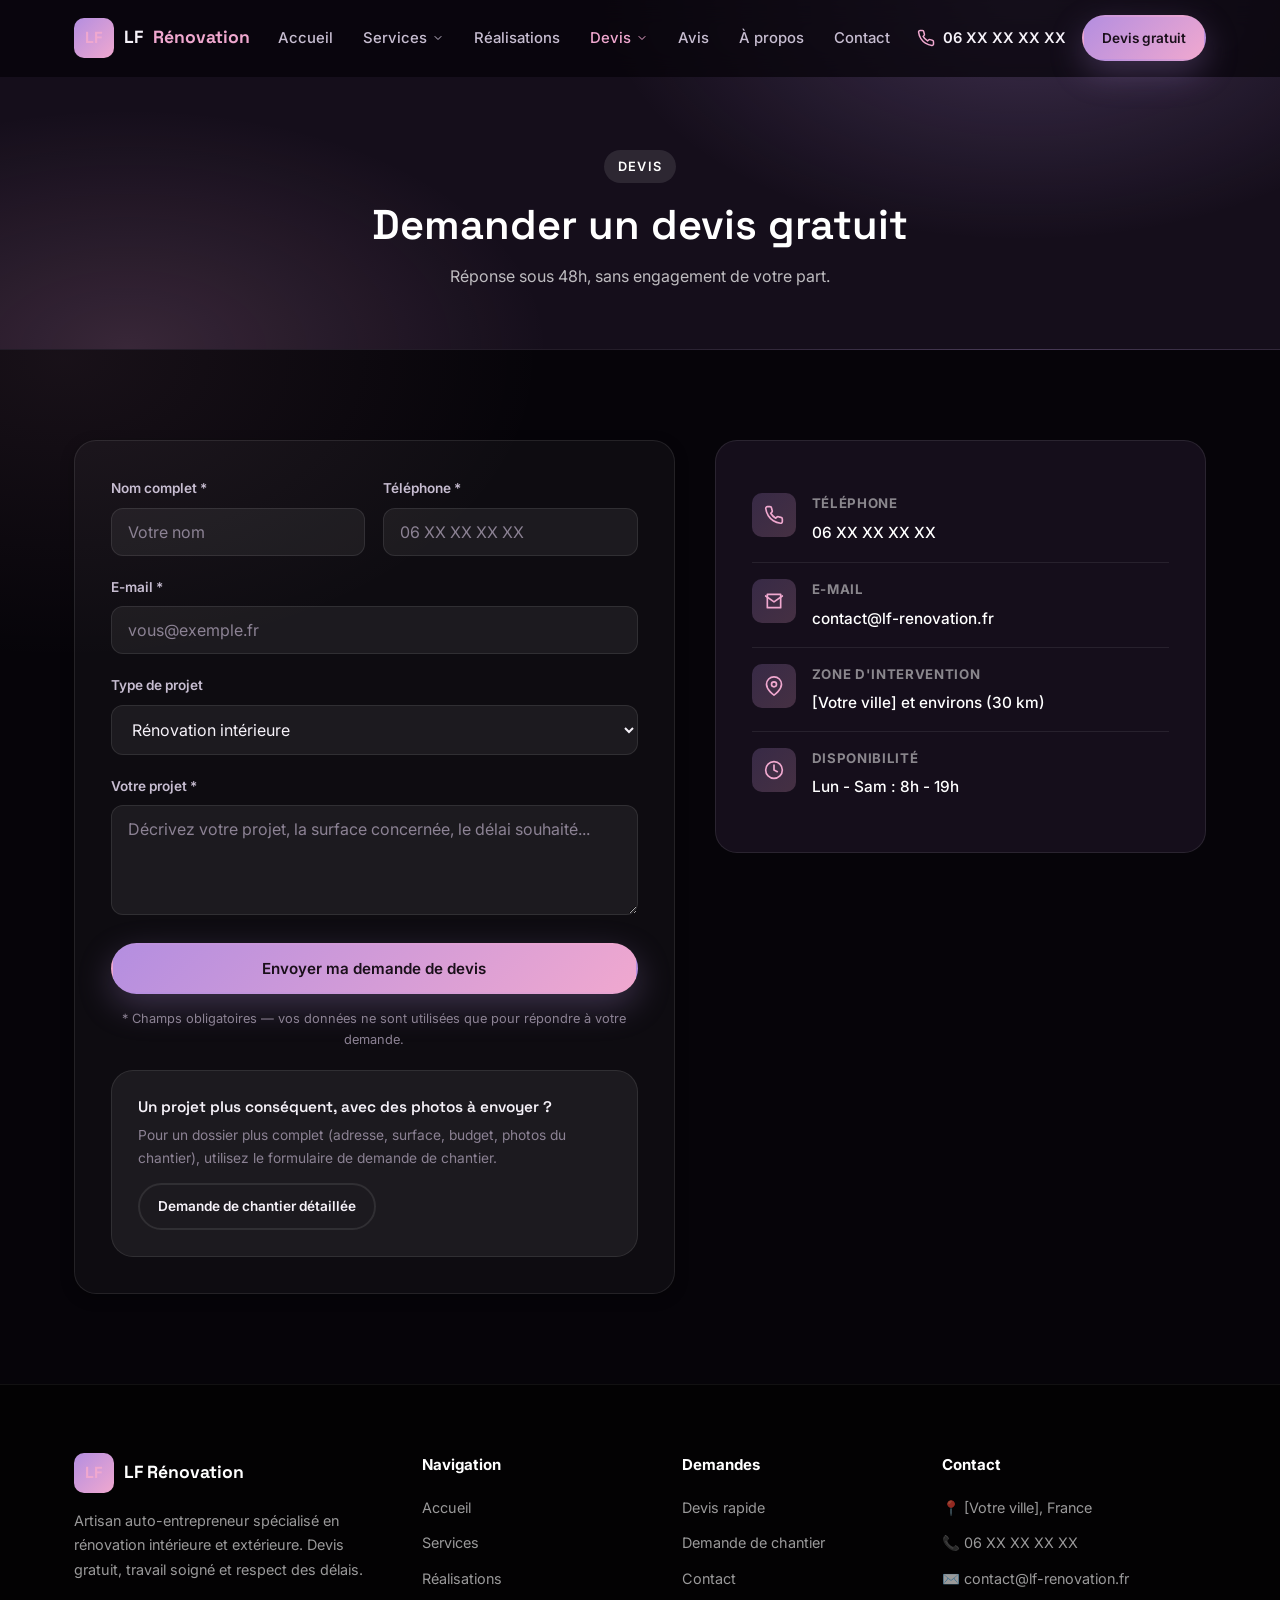
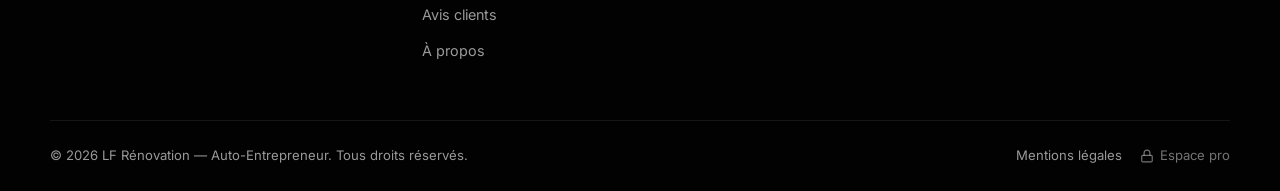
<file: devis.html>
<!DOCTYPE html>
<html lang="fr">
<head>
<meta charset="UTF-8">
<meta name="viewport" content="width=device-width, initial-scale=1.0">
<title>Devis gratuit — LF Rénovation</title>
<meta name="description" content="Demandez un devis gratuit et sans engagement pour vos travaux de rénovation intérieure ou extérieure. Réponse sous 48h.">
<link rel="icon" href="data:image/svg+xml,<svg xmlns=%22http://www.w3.org/2000/svg%22 viewBox=%220 0 100 100%22><rect width=%22100%22 height=%22100%22 rx=%2222%22 fill=%22%23b48ee0%22/><text x=%2250%22 y=%2266%22 font-size=%2252%22 font-family=%22sans-serif%22 font-weight=%22700%22 fill=%22%23150e1b%22 text-anchor=%22middle%22>LF</text></svg>">
<link rel="preconnect" href="https://fonts.googleapis.com">
<link rel="preconnect" href="https://fonts.gstatic.com" crossorigin>
<link href="https://fonts.googleapis.com/css2?family=Inter:wght@400;500;600;700&family=Space+Grotesk:wght@500;600;700&display=swap" rel="stylesheet">
<link rel="stylesheet" href="css/public.css">
</head>
<body>

<header class="site-header">
  <div class="container header-inner">
    <a href="index.html" class="logo"><span class="logo-mark">LF</span>LF <span>Rénovation</span></a>
    <nav class="main-nav">
      <a href="index.html">Accueil<span class="nav-tip">Retour à l'accueil</span></a>
      <div class="nav-dropdown">
        <a href="services.html">Services
          <svg width="12" height="12" viewBox="0 0 24 24" fill="none" stroke="currentColor" stroke-width="2" stroke-linecap="round" stroke-linejoin="round"><polyline points="6 9 12 15 18 9"></polyline></svg>
        </a>
        <div class="nav-dropdown-menu">
          <a href="services.html#interieur">Rénovation intérieure<small>Peinture, sols, cuisine, salle de bain...</small></a>
          <a href="services.html#exterieur">Rénovation extérieure<small>Façade, terrasse, toiture, clôtures...</small></a>
        </div>
      </div>
      <a href="realisations.html">Réalisations<span class="nav-tip">Mes derniers chantiers, en photos</span></a>
      <div class="nav-dropdown">
        <a href="devis.html">Devis
          <svg width="12" height="12" viewBox="0 0 24 24" fill="none" stroke="currentColor" stroke-width="2" stroke-linecap="round" stroke-linejoin="round"><polyline points="6 9 12 15 18 9"></polyline></svg>
        </a>
        <div class="nav-dropdown-menu">
          <a href="devis.html">Devis rapide<small>Réponse sous 48h</small></a>
          <a href="demande-chantier.html">Demande de chantier<small>Dossier détaillé avec photos</small></a>
        </div>
      </div>
      <a href="avis.html">Avis<span class="nav-tip">Ce qu'en pensent mes clients</span></a>
      <a href="apropos.html">À propos<span class="nav-tip">Qui je suis, mes engagements</span></a>
      <a href="contact.html">Contact<span class="nav-tip">Téléphone, e-mail, formulaire</span></a>
    </nav>
    <div class="header-actions">
      <a href="tel:+33600000000" class="phone-link">
        <svg width="18" height="18" viewBox="0 0 24 24" fill="none" stroke="currentColor" stroke-width="2" stroke-linecap="round" stroke-linejoin="round"><path d="M22 16.92v3a2 2 0 0 1-2.18 2 19.79 19.79 0 0 1-8.63-3.07 19.5 19.5 0 0 1-6-6 19.79 19.79 0 0 1-3.07-8.67A2 2 0 0 1 4.11 2h3a2 2 0 0 1 2 1.72c.127.96.361 1.903.7 2.81a2 2 0 0 1-.45 2.11L8.09 9.91a16 16 0 0 0 6 6l1.27-1.27a2 2 0 0 1 2.11-.45c.907.339 1.85.573 2.81.7A2 2 0 0 1 22 16.92z"></path></svg>
        06 XX XX XX XX
      </a>
      <a href="devis.html" class="btn btn-primary btn-sm">Devis gratuit</a>
      <button class="nav-toggle" aria-label="Ouvrir le menu" aria-expanded="false"><span></span><span></span><span></span></button>
    </div>
  </div>
</header>

<main>

<section class="page-banner">
  <div class="container">
    <span class="section-tag">Devis</span>
    <h1>Demander un devis gratuit</h1>
    <p>Réponse sous 48h, sans engagement de votre part.</p>
  </div>
</section>

<section>
  <div class="container devis-layout">
    <div class="form-card reveal">
      <div id="form-success-devis" class="form-success">
        <svg width="20" height="20" viewBox="0 0 24 24" fill="none" stroke="currentColor" stroke-width="2" stroke-linecap="round" stroke-linejoin="round"><path d="M22 11.08V12a10 10 0 1 1-5.93-9.14"></path><polyline points="22 4 12 14.01 9 11.01"></polyline></svg>
        Merci ! Votre demande a bien été enregistrée, je reviens vers vous rapidement.
      </div>

      <form data-success-form="#form-success-devis" novalidate>
        <div class="form-row">
          <div class="form-group">
            <label for="nom">Nom complet *</label>
            <input type="text" id="nom" name="nom" required placeholder="Votre nom">
          </div>
          <div class="form-group">
            <label for="telephone">Téléphone *</label>
            <input type="tel" id="telephone" name="telephone" required placeholder="06 XX XX XX XX">
          </div>
        </div>

        <div class="form-group">
          <label for="email">E-mail *</label>
          <input type="email" id="email" name="email" required placeholder="vous@exemple.fr">
        </div>

        <div class="form-group">
          <label for="type-projet">Type de projet</label>
          <select id="type-projet" name="type-projet">
            <option value="interieur">Rénovation intérieure</option>
            <option value="exterieur">Rénovation extérieure</option>
            <option value="les-deux">Intérieur &amp; extérieur</option>
            <option value="autre">Autre / je ne sais pas encore</option>
          </select>
        </div>

        <div class="form-group">
          <label for="message">Votre projet *</label>
          <textarea id="message" name="message" required placeholder="Décrivez votre projet, la surface concernée, le délai souhaité..."></textarea>
        </div>

        <button type="submit" class="btn btn-primary btn-block">Envoyer ma demande de devis</button>
        <p class="form-note">* Champs obligatoires — vos données ne sont utilisées que pour répondre à votre demande.</p>
      </form>

      <div class="help-card">
        <h4>Un projet plus conséquent, avec des photos à envoyer ?</h4>
        <p>Pour un dossier plus complet (adresse, surface, budget, photos du chantier), utilisez le formulaire de demande de chantier.</p>
        <a href="demande-chantier.html" class="btn btn-outline-dark btn-sm">Demande de chantier détaillée</a>
      </div>
    </div>

    <div class="reveal">
      <div class="contact-info-card">
        <div class="contact-info-row">
          <div class="ic"><svg width="20" height="20" viewBox="0 0 24 24" fill="none" stroke="currentColor" stroke-width="2" stroke-linecap="round" stroke-linejoin="round"><path d="M22 16.92v3a2 2 0 0 1-2.18 2 19.79 19.79 0 0 1-8.63-3.07 19.5 19.5 0 0 1-6-6 19.79 19.79 0 0 1-3.07-8.67A2 2 0 0 1 4.11 2h3a2 2 0 0 1 2 1.72c.127.96.361 1.903.7 2.81a2 2 0 0 1-.45 2.11L8.09 9.91a16 16 0 0 0 6 6l1.27-1.27a2 2 0 0 1 2.11-.45c.907.339 1.85.573 2.81.7A2 2 0 0 1 22 16.92z"></path></svg></div>
          <div><h5>Téléphone</h5><a href="tel:+33600000000">06 XX XX XX XX</a></div>
        </div>
        <div class="contact-info-row">
          <div class="ic"><svg width="20" height="20" viewBox="0 0 24 24" fill="none" stroke="currentColor" stroke-width="2" stroke-linecap="round" stroke-linejoin="round"><path d="M4 4h16v16H4z"></path><path d="M22 6l-10 7L2 6"></path></svg></div>
          <div><h5>E-mail</h5><a href="mailto:contact@lf-renovation.fr">contact@lf-renovation.fr</a></div>
        </div>
        <div class="contact-info-row">
          <div class="ic"><svg width="20" height="20" viewBox="0 0 24 24" fill="none" stroke="currentColor" stroke-width="2" stroke-linecap="round" stroke-linejoin="round"><path d="M21 10c0 7-9 13-9 13s-9-6-9-13a9 9 0 0 1 18 0z"></path><circle cx="12" cy="10" r="3"></circle></svg></div>
          <div><h5>Zone d'intervention</h5><p>[Votre ville] et environs (30 km)</p></div>
        </div>
        <div class="contact-info-row">
          <div class="ic"><svg width="20" height="20" viewBox="0 0 24 24" fill="none" stroke="currentColor" stroke-width="2" stroke-linecap="round" stroke-linejoin="round"><circle cx="12" cy="12" r="10"></circle><polyline points="12 6 12 12 16 14"></polyline></svg></div>
          <div><h5>Disponibilité</h5><p>Lun - Sam : 8h - 19h</p></div>
        </div>
      </div>
    </div>
  </div>
</section>

</main>

<footer class="site-footer">
  <div class="container footer-grid">
    <div class="footer-brand">
      <a href="index.html" class="logo"><span class="logo-mark">LF</span>LF Rénovation</a>
      <p>Artisan auto-entrepreneur spécialisé en rénovation intérieure et extérieure. Devis gratuit, travail soigné et respect des délais.</p>
    </div>
    <div class="footer-col">
      <h5>Navigation</h5>
      <ul>
        <li><a href="index.html">Accueil</a></li>
        <li><a href="services.html">Services</a></li>
        <li><a href="realisations.html">Réalisations</a></li>
        <li><a href="avis.html">Avis clients</a></li>
        <li><a href="apropos.html">À propos</a></li>
      </ul>
    </div>
    <div class="footer-col">
      <h5>Demandes</h5>
      <ul>
        <li><a href="devis.html">Devis rapide</a></li>
        <li><a href="demande-chantier.html">Demande de chantier</a></li>
        <li><a href="contact.html">Contact</a></li>
      </ul>
    </div>
    <div class="footer-col">
      <h5>Contact</h5>
      <ul>
        <li>📍 [Votre ville], France</li>
        <li>📞 <a href="tel:+33600000000">06 XX XX XX XX</a></li>
        <li>✉️ <a href="mailto:contact@lf-renovation.fr">contact@lf-renovation.fr</a></li>
      </ul>
    </div>
  </div>
  <div class="container footer-bottom">
    <span>&copy; <span id="current-year">2026</span> LF Rénovation — Auto-Entrepreneur. Tous droits réservés.</span>
    <div style="display:flex;gap:18px;align-items:center;">
      <a href="mentions-legales.html">Mentions légales</a>
      <a href="admin/index.html" class="footer-admin-link">
        <svg width="14" height="14" viewBox="0 0 24 24" fill="none" stroke="currentColor" stroke-width="2" stroke-linecap="round" stroke-linejoin="round"><rect x="3" y="11" width="18" height="11" rx="2"></rect><path d="M7 11V7a5 5 0 0 1 10 0v4"></path></svg>
        Espace pro
      </a>
    </div>
  </div>
</footer>

<button id="back-to-top" class="back-to-top" aria-label="Retour en haut">
  <svg width="18" height="18" viewBox="0 0 24 24" fill="none" stroke="currentColor" stroke-width="2" stroke-linecap="round" stroke-linejoin="round"><line x1="12" y1="19" x2="12" y2="5"></line><polyline points="5 12 12 5 19 12"></polyline></svg>
</button>

<script src="js/public.js"></script>
</body>
</html>
</file>
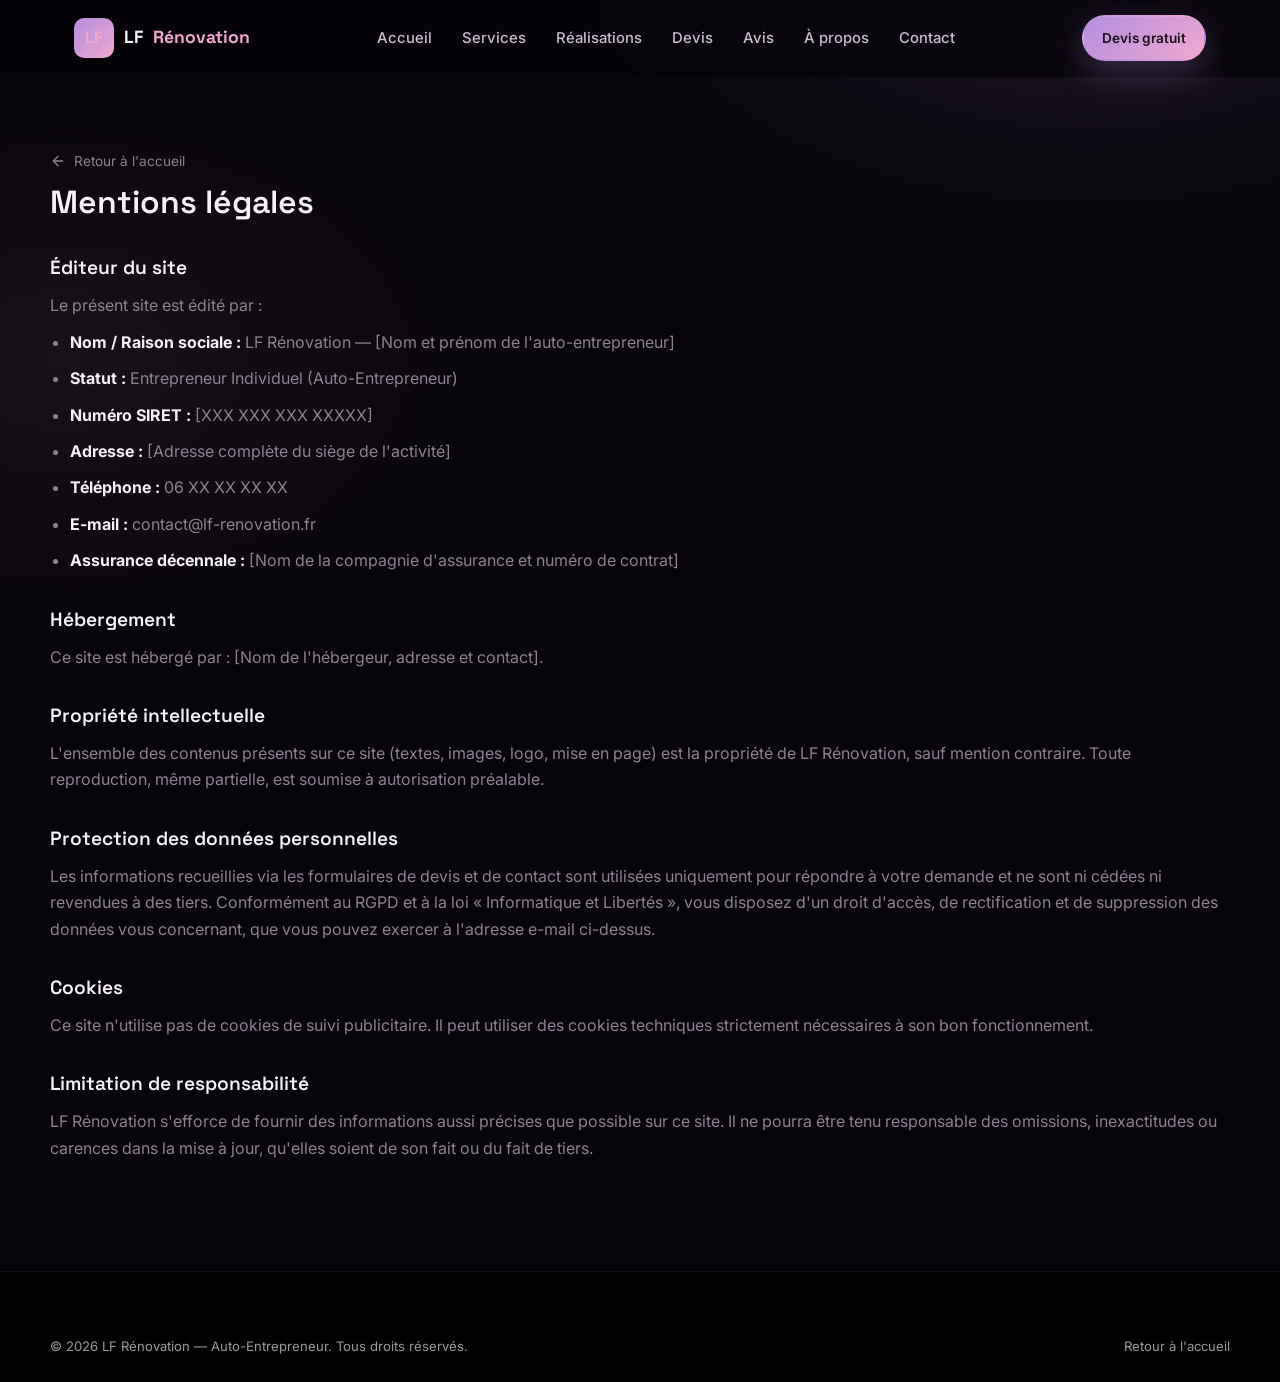
<file: mentions-legales.html>
<!DOCTYPE html>
<html lang="fr">
<head>
<meta charset="UTF-8">
<meta name="viewport" content="width=device-width, initial-scale=1.0">
<title>Mentions légales — LF Rénovation</title>
<meta name="robots" content="noindex">
<link rel="icon" href="data:image/svg+xml,<svg xmlns=%22http://www.w3.org/2000/svg%22 viewBox=%220 0 100 100%22><rect width=%22100%22 height=%22100%22 rx=%2222%22 fill=%22%23b48ee0%22/><text x=%2250%22 y=%2266%22 font-size=%2252%22 font-family=%22sans-serif%22 font-weight=%22700%22 fill=%22%23150e1b%22 text-anchor=%22middle%22>LF</text></svg>">
<link rel="preconnect" href="https://fonts.googleapis.com">
<link rel="preconnect" href="https://fonts.gstatic.com" crossorigin>
<link href="https://fonts.googleapis.com/css2?family=Inter:wght@400;500;600;700&family=Space+Grotesk:wght@500;600;700&display=swap" rel="stylesheet">
<link rel="stylesheet" href="css/public.css">
</head>
<body>

<header class="site-header scrolled">
  <div class="container header-inner">
    <a href="index.html" class="logo"><span class="logo-mark">LF</span>LF <span>Rénovation</span></a>
    <nav class="main-nav">
      <a href="index.html">Accueil</a>
      <a href="services.html">Services</a>
      <a href="realisations.html">Réalisations</a>
      <a href="devis.html">Devis</a>
      <a href="avis.html">Avis</a>
      <a href="apropos.html">À propos</a>
      <a href="contact.html">Contact</a>
    </nav>
    <div class="header-actions">
      <a href="devis.html" class="btn btn-primary btn-sm">Devis gratuit</a>
      <button class="nav-toggle" aria-label="Ouvrir le menu" aria-expanded="false"><span></span><span></span><span></span></button>
    </div>
  </div>
</header>

<main class="container legal-page">
  <a href="index.html" class="back-link">
    <svg width="16" height="16" viewBox="0 0 24 24" fill="none" stroke="currentColor" stroke-width="2" stroke-linecap="round" stroke-linejoin="round"><line x1="19" y1="12" x2="5" y2="12"></line><polyline points="12 19 5 12 12 5"></polyline></svg>
    Retour à l'accueil
  </a>

  <h1>Mentions légales</h1>

  <h2>Éditeur du site</h2>
  <p>Le présent site est édité par :</p>
  <ul>
    <li><strong>Nom / Raison sociale :</strong> LF Rénovation — [Nom et prénom de l'auto-entrepreneur]</li>
    <li><strong>Statut :</strong> Entrepreneur Individuel (Auto-Entrepreneur)</li>
    <li><strong>Numéro SIRET :</strong> [XXX XXX XXX XXXXX]</li>
    <li><strong>Adresse :</strong> [Adresse complète du siège de l'activité]</li>
    <li><strong>Téléphone :</strong> 06 XX XX XX XX</li>
    <li><strong>E-mail :</strong> contact@lf-renovation.fr</li>
    <li><strong>Assurance décennale :</strong> [Nom de la compagnie d'assurance et numéro de contrat]</li>
  </ul>

  <h2>Hébergement</h2>
  <p>Ce site est hébergé par : [Nom de l'hébergeur, adresse et contact].</p>

  <h2>Propriété intellectuelle</h2>
  <p>L'ensemble des contenus présents sur ce site (textes, images, logo, mise en page) est la propriété de LF Rénovation, sauf mention contraire. Toute reproduction, même partielle, est soumise à autorisation préalable.</p>

  <h2>Protection des données personnelles</h2>
  <p>Les informations recueillies via les formulaires de devis et de contact sont utilisées uniquement pour répondre à votre demande et ne sont ni cédées ni revendues à des tiers. Conformément au RGPD et à la loi « Informatique et Libertés », vous disposez d'un droit d'accès, de rectification et de suppression des données vous concernant, que vous pouvez exercer à l'adresse e-mail ci-dessus.</p>

  <h2>Cookies</h2>
  <p>Ce site n'utilise pas de cookies de suivi publicitaire. Il peut utiliser des cookies techniques strictement nécessaires à son bon fonctionnement.</p>

  <h2>Limitation de responsabilité</h2>
  <p>LF Rénovation s'efforce de fournir des informations aussi précises que possible sur ce site. Il ne pourra être tenu responsable des omissions, inexactitudes ou carences dans la mise à jour, qu'elles soient de son fait ou du fait de tiers.</p>
</main>

<footer class="site-footer" style="padding-top:40px;">
  <div class="container footer-bottom">
    <span>&copy; <span id="current-year">2026</span> LF Rénovation — Auto-Entrepreneur. Tous droits réservés.</span>
    <a href="index.html">Retour à l'accueil</a>
  </div>
</footer>

<script src="js/public.js"></script>
</body>
</html>
</file>
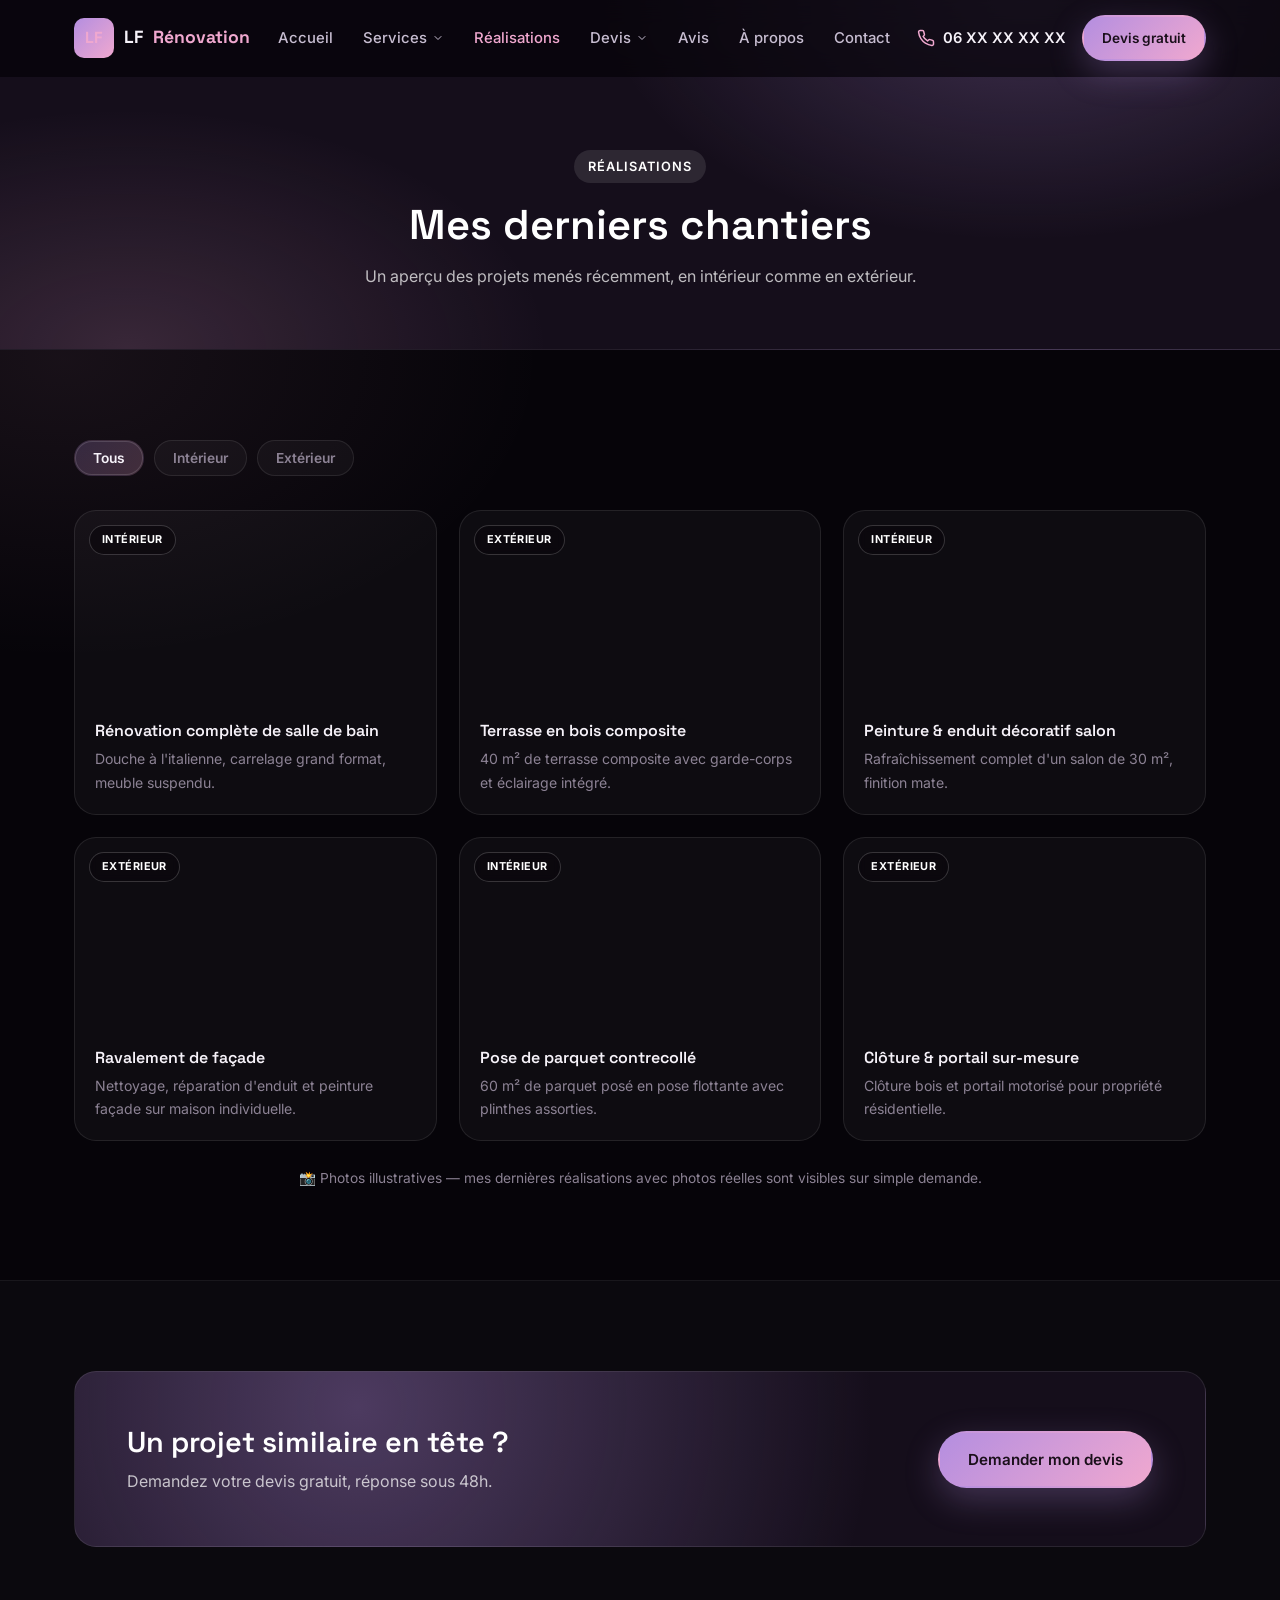
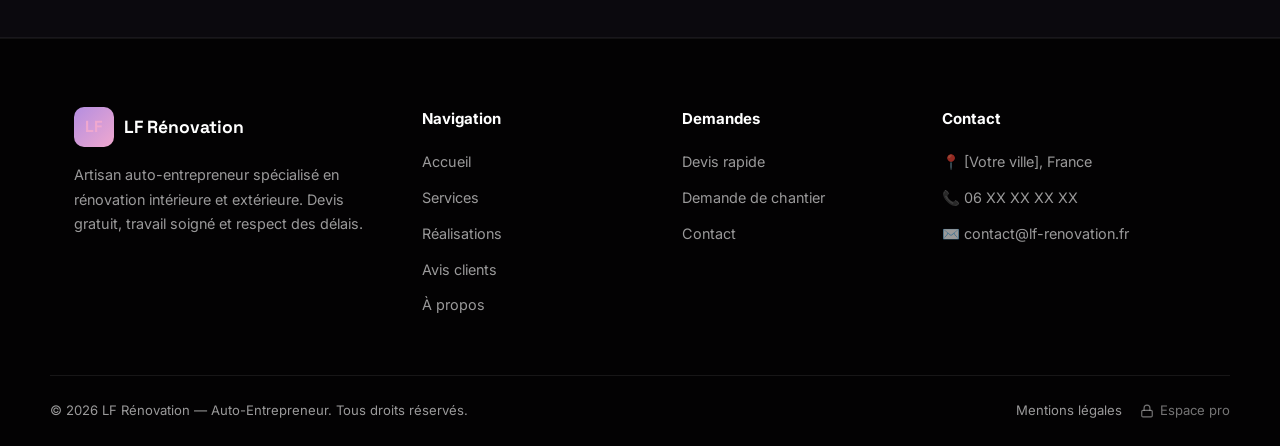
<file: realisations.html>
<!DOCTYPE html>
<html lang="fr">
<head>
<meta charset="UTF-8">
<meta name="viewport" content="width=device-width, initial-scale=1.0">
<title>Réalisations — LF Rénovation</title>
<meta name="description" content="Galerie des chantiers récents de LF Rénovation : rénovation intérieure et extérieure.">
<link rel="icon" href="data:image/svg+xml,<svg xmlns=%22http://www.w3.org/2000/svg%22 viewBox=%220 0 100 100%22><rect width=%22100%22 height=%22100%22 rx=%2222%22 fill=%22%23b48ee0%22/><text x=%2250%22 y=%2266%22 font-size=%2252%22 font-family=%22sans-serif%22 font-weight=%22700%22 fill=%22%23150e1b%22 text-anchor=%22middle%22>LF</text></svg>">
<link rel="preconnect" href="https://fonts.googleapis.com">
<link rel="preconnect" href="https://fonts.gstatic.com" crossorigin>
<link href="https://fonts.googleapis.com/css2?family=Inter:wght@400;500;600;700&family=Space+Grotesk:wght@500;600;700&display=swap" rel="stylesheet">
<link rel="stylesheet" href="css/public.css">
</head>
<body>

<header class="site-header">
  <div class="container header-inner">
    <a href="index.html" class="logo"><span class="logo-mark">LF</span>LF <span>Rénovation</span></a>
    <nav class="main-nav">
      <a href="index.html">Accueil<span class="nav-tip">Retour à l'accueil</span></a>
      <div class="nav-dropdown">
        <a href="services.html">Services
          <svg width="12" height="12" viewBox="0 0 24 24" fill="none" stroke="currentColor" stroke-width="2" stroke-linecap="round" stroke-linejoin="round"><polyline points="6 9 12 15 18 9"></polyline></svg>
        </a>
        <div class="nav-dropdown-menu">
          <a href="services.html#interieur">Rénovation intérieure<small>Peinture, sols, cuisine, salle de bain...</small></a>
          <a href="services.html#exterieur">Rénovation extérieure<small>Façade, terrasse, toiture, clôtures...</small></a>
        </div>
      </div>
      <a href="realisations.html">Réalisations<span class="nav-tip">Mes derniers chantiers, en photos</span></a>
      <div class="nav-dropdown">
        <a href="devis.html">Devis
          <svg width="12" height="12" viewBox="0 0 24 24" fill="none" stroke="currentColor" stroke-width="2" stroke-linecap="round" stroke-linejoin="round"><polyline points="6 9 12 15 18 9"></polyline></svg>
        </a>
        <div class="nav-dropdown-menu">
          <a href="devis.html">Devis rapide<small>Réponse sous 48h</small></a>
          <a href="demande-chantier.html">Demande de chantier<small>Dossier détaillé avec photos</small></a>
        </div>
      </div>
      <a href="avis.html">Avis<span class="nav-tip">Ce qu'en pensent mes clients</span></a>
      <a href="apropos.html">À propos<span class="nav-tip">Qui je suis, mes engagements</span></a>
      <a href="contact.html">Contact<span class="nav-tip">Téléphone, e-mail, formulaire</span></a>
    </nav>
    <div class="header-actions">
      <a href="tel:+33600000000" class="phone-link">
        <svg width="18" height="18" viewBox="0 0 24 24" fill="none" stroke="currentColor" stroke-width="2" stroke-linecap="round" stroke-linejoin="round"><path d="M22 16.92v3a2 2 0 0 1-2.18 2 19.79 19.79 0 0 1-8.63-3.07 19.5 19.5 0 0 1-6-6 19.79 19.79 0 0 1-3.07-8.67A2 2 0 0 1 4.11 2h3a2 2 0 0 1 2 1.72c.127.96.361 1.903.7 2.81a2 2 0 0 1-.45 2.11L8.09 9.91a16 16 0 0 0 6 6l1.27-1.27a2 2 0 0 1 2.11-.45c.907.339 1.85.573 2.81.7A2 2 0 0 1 22 16.92z"></path></svg>
        06 XX XX XX XX
      </a>
      <a href="devis.html" class="btn btn-primary btn-sm">Devis gratuit</a>
      <button class="nav-toggle" aria-label="Ouvrir le menu" aria-expanded="false"><span></span><span></span><span></span></button>
    </div>
  </div>
</header>

<main>

<section class="page-banner">
  <div class="container">
    <span class="section-tag">Réalisations</span>
    <h1>Mes derniers chantiers</h1>
    <p>Un aperçu des projets menés récemment, en intérieur comme en extérieur.</p>
  </div>
</section>

<section>
  <div class="container">
    <div class="gallery-filters reveal">
      <button class="filter-btn active" data-filter="all">Tous</button>
      <button class="filter-btn" data-filter="interieur">Intérieur</button>
      <button class="filter-btn" data-filter="exterieur">Extérieur</button>
    </div>

    <div class="gallery-grid">
      <div class="gallery-card reveal" data-category="interieur">
        <div class="gallery-thumb" style="background:url('https://images.unsplash.com/photo-1584622650111-993a426fbf0a?auto=format&amp;fit=crop&amp;w=700&amp;q=70') center/cover;">
          <span class="cat-badge">Intérieur</span>
        </div>
        <div class="gallery-body"><h4>Rénovation complète de salle de bain</h4><p>Douche à l'italienne, carrelage grand format, meuble suspendu.</p></div>
      </div>

      <div class="gallery-card reveal" data-category="exterieur">
        <div class="gallery-thumb" style="background:url('https://images.unsplash.com/photo-1602343168117-bb8ffe3e2e9f?auto=format&amp;fit=crop&amp;w=700&amp;q=70') center/cover;">
          <span class="cat-badge">Extérieur</span>
        </div>
        <div class="gallery-body"><h4>Terrasse en bois composite</h4><p>40 m² de terrasse composite avec garde-corps et éclairage intégré.</p></div>
      </div>

      <div class="gallery-card reveal" data-category="interieur">
        <div class="gallery-thumb" style="background:url('https://images.unsplash.com/photo-1562259949-e8e7689d7828?auto=format&amp;fit=crop&amp;w=700&amp;q=70') center/cover;">
          <span class="cat-badge">Intérieur</span>
        </div>
        <div class="gallery-body"><h4>Peinture &amp; enduit décoratif salon</h4><p>Rafraîchissement complet d'un salon de 30 m², finition mate.</p></div>
      </div>

      <div class="gallery-card reveal" data-category="exterieur">
        <div class="gallery-thumb" style="background:url('https://images.unsplash.com/photo-1560184897-ae75f418493e?auto=format&amp;fit=crop&amp;w=700&amp;q=70') center/cover;">
          <span class="cat-badge">Extérieur</span>
        </div>
        <div class="gallery-body"><h4>Ravalement de façade</h4><p>Nettoyage, réparation d'enduit et peinture façade sur maison individuelle.</p></div>
      </div>

      <div class="gallery-card reveal" data-category="interieur">
        <div class="gallery-thumb" style="background:url('https://images.unsplash.com/photo-1581858726788-75bc0f6a952d?auto=format&amp;fit=crop&amp;w=700&amp;q=70') center/cover;">
          <span class="cat-badge">Intérieur</span>
        </div>
        <div class="gallery-body"><h4>Pose de parquet contrecollé</h4><p>60 m² de parquet posé en pose flottante avec plinthes assorties.</p></div>
      </div>

      <div class="gallery-card reveal" data-category="exterieur">
        <div class="gallery-thumb" style="background:url('https://images.unsplash.com/photo-1636466248026-eed6e6777f23?auto=format&amp;fit=crop&amp;w=700&amp;q=70') center/cover;">
          <span class="cat-badge">Extérieur</span>
        </div>
        <div class="gallery-body"><h4>Clôture &amp; portail sur-mesure</h4><p>Clôture bois et portail motorisé pour propriété résidentielle.</p></div>
      </div>
    </div>

    <p class="gallery-note reveal">📸 Photos illustratives — mes dernières réalisations avec photos réelles sont visibles sur simple demande.</p>
  </div>
</section>

<section class="bg-light">
  <div class="container">
    <div class="cta-banner reveal">
      <div>
        <h3>Un projet similaire en tête ?</h3>
        <p>Demandez votre devis gratuit, réponse sous 48h.</p>
      </div>
      <a href="devis.html" class="btn btn-primary">Demander mon devis</a>
    </div>
  </div>
</section>

</main>

<footer class="site-footer">
  <div class="container footer-grid">
    <div class="footer-brand">
      <a href="index.html" class="logo"><span class="logo-mark">LF</span>LF Rénovation</a>
      <p>Artisan auto-entrepreneur spécialisé en rénovation intérieure et extérieure. Devis gratuit, travail soigné et respect des délais.</p>
    </div>
    <div class="footer-col">
      <h5>Navigation</h5>
      <ul>
        <li><a href="index.html">Accueil</a></li>
        <li><a href="services.html">Services</a></li>
        <li><a href="realisations.html">Réalisations</a></li>
        <li><a href="avis.html">Avis clients</a></li>
        <li><a href="apropos.html">À propos</a></li>
      </ul>
    </div>
    <div class="footer-col">
      <h5>Demandes</h5>
      <ul>
        <li><a href="devis.html">Devis rapide</a></li>
        <li><a href="demande-chantier.html">Demande de chantier</a></li>
        <li><a href="contact.html">Contact</a></li>
      </ul>
    </div>
    <div class="footer-col">
      <h5>Contact</h5>
      <ul>
        <li>📍 [Votre ville], France</li>
        <li>📞 <a href="tel:+33600000000">06 XX XX XX XX</a></li>
        <li>✉️ <a href="mailto:contact@lf-renovation.fr">contact@lf-renovation.fr</a></li>
      </ul>
    </div>
  </div>
  <div class="container footer-bottom">
    <span>&copy; <span id="current-year">2026</span> LF Rénovation — Auto-Entrepreneur. Tous droits réservés.</span>
    <div style="display:flex;gap:18px;align-items:center;">
      <a href="mentions-legales.html">Mentions légales</a>
      <a href="admin/index.html" class="footer-admin-link">
        <svg width="14" height="14" viewBox="0 0 24 24" fill="none" stroke="currentColor" stroke-width="2" stroke-linecap="round" stroke-linejoin="round"><rect x="3" y="11" width="18" height="11" rx="2"></rect><path d="M7 11V7a5 5 0 0 1 10 0v4"></path></svg>
        Espace pro
      </a>
    </div>
  </div>
</footer>

<button id="back-to-top" class="back-to-top" aria-label="Retour en haut">
  <svg width="18" height="18" viewBox="0 0 24 24" fill="none" stroke="currentColor" stroke-width="2" stroke-linecap="round" stroke-linejoin="round"><line x1="12" y1="19" x2="12" y2="5"></line><polyline points="5 12 12 5 19 12"></polyline></svg>
</button>

<script src="js/public.js"></script>
</body>
</html>
</file>
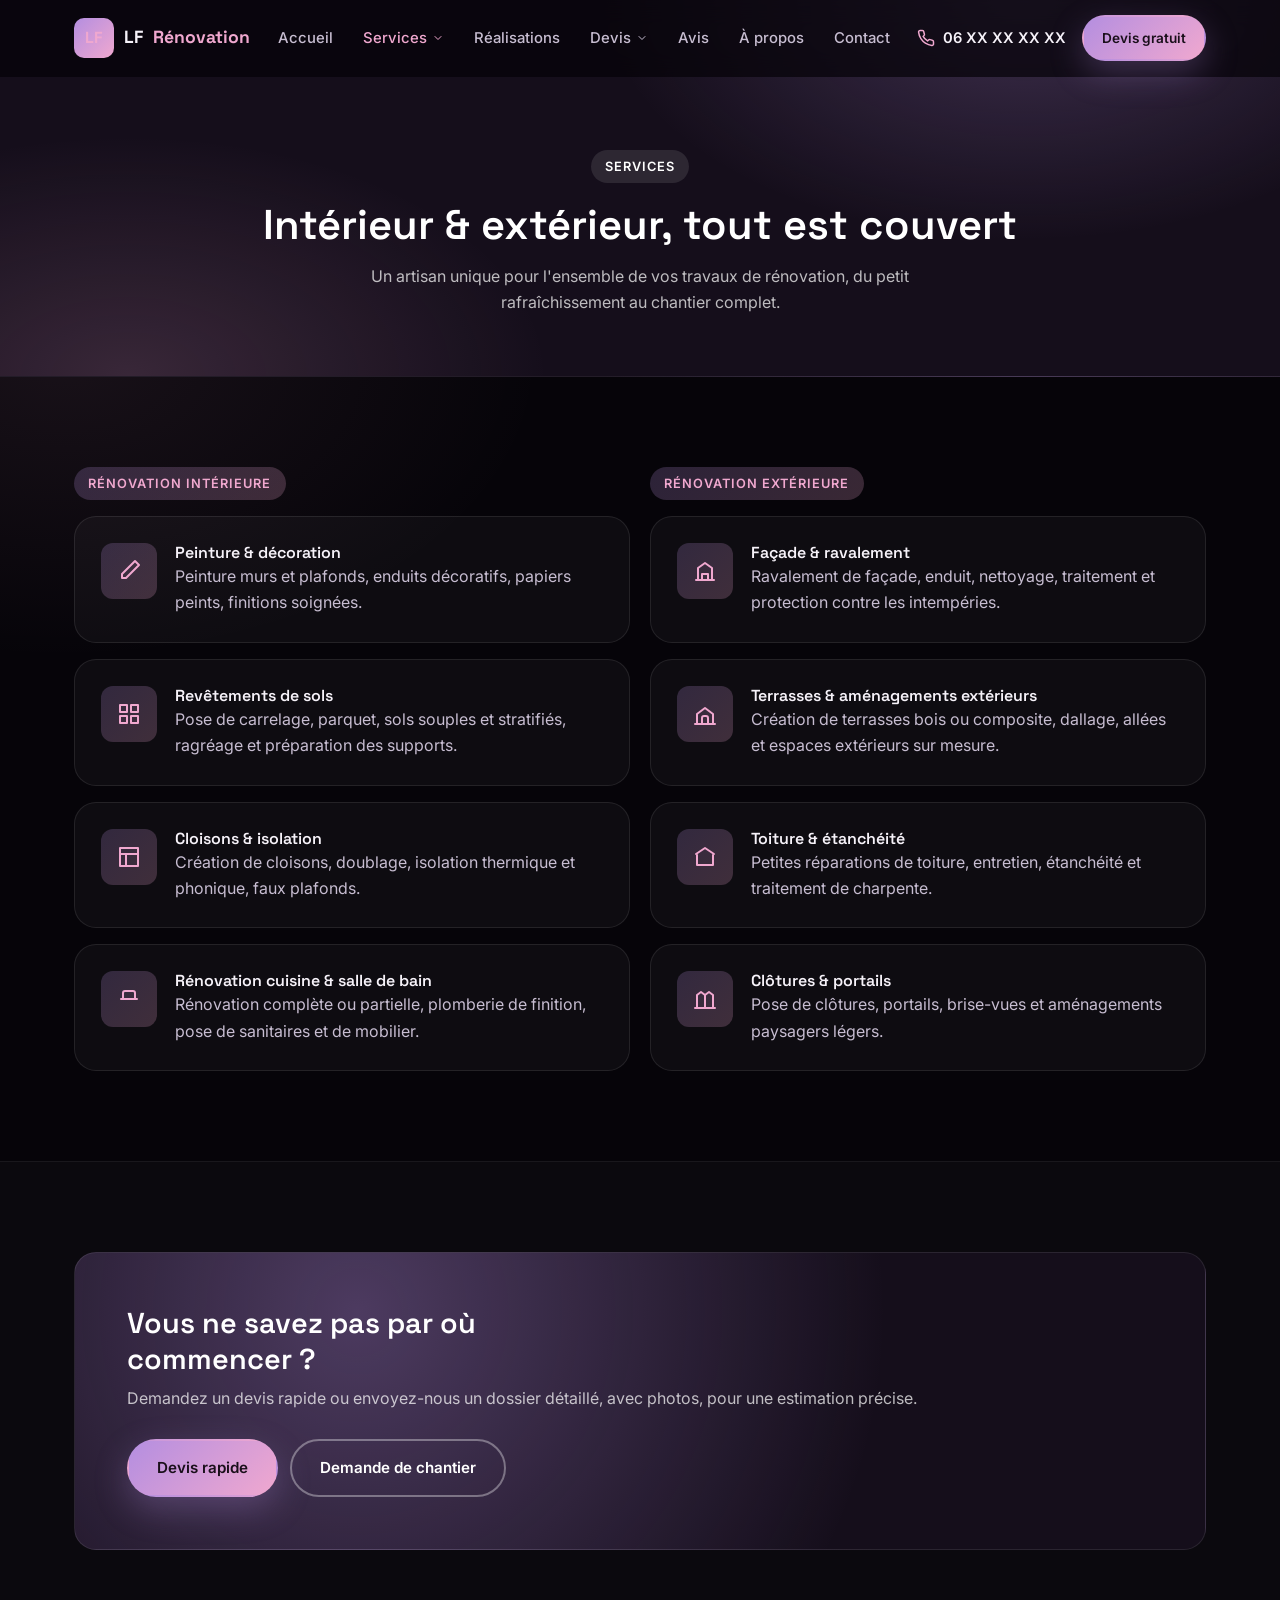
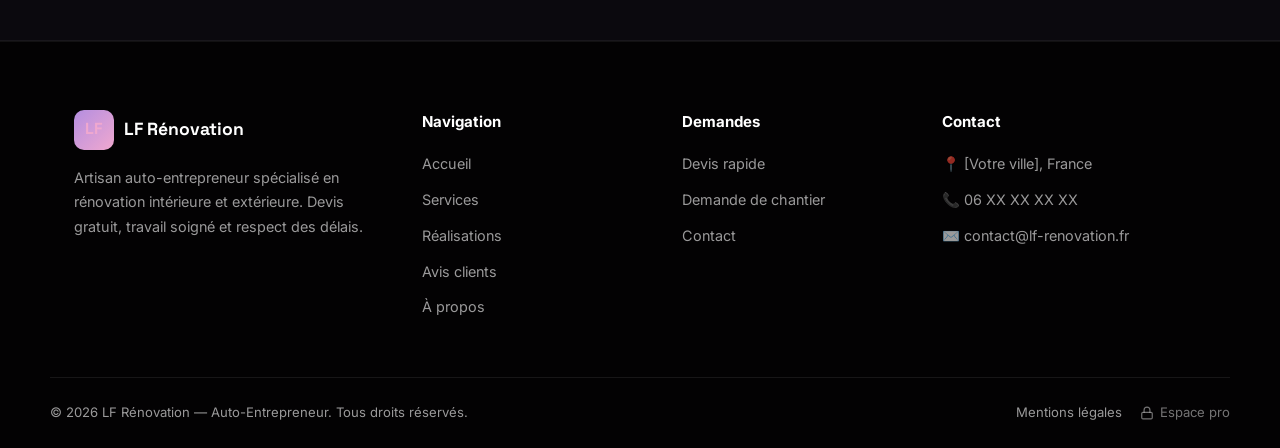
<file: services.html>
<!DOCTYPE html>
<html lang="fr">
<head>
<meta charset="UTF-8">
<meta name="viewport" content="width=device-width, initial-scale=1.0">
<title>Services — LF Rénovation</title>
<meta name="description" content="Tous les services de LF Rénovation : peinture, sols, salle de bain, cuisine, façade, terrasse, toiture, clôtures. Intérieur et extérieur.">
<link rel="icon" href="data:image/svg+xml,<svg xmlns=%22http://www.w3.org/2000/svg%22 viewBox=%220 0 100 100%22><rect width=%22100%22 height=%22100%22 rx=%2222%22 fill=%22%23b48ee0%22/><text x=%2250%22 y=%2266%22 font-size=%2252%22 font-family=%22sans-serif%22 font-weight=%22700%22 fill=%22%23150e1b%22 text-anchor=%22middle%22>LF</text></svg>">
<link rel="preconnect" href="https://fonts.googleapis.com">
<link rel="preconnect" href="https://fonts.gstatic.com" crossorigin>
<link href="https://fonts.googleapis.com/css2?family=Inter:wght@400;500;600;700&family=Space+Grotesk:wght@500;600;700&display=swap" rel="stylesheet">
<link rel="stylesheet" href="css/public.css">
</head>
<body>

<header class="site-header">
  <div class="container header-inner">
    <a href="index.html" class="logo"><span class="logo-mark">LF</span>LF <span>Rénovation</span></a>
    <nav class="main-nav">
      <a href="index.html">Accueil<span class="nav-tip">Retour à l'accueil</span></a>
      <div class="nav-dropdown">
        <a href="services.html">Services
          <svg width="12" height="12" viewBox="0 0 24 24" fill="none" stroke="currentColor" stroke-width="2" stroke-linecap="round" stroke-linejoin="round"><polyline points="6 9 12 15 18 9"></polyline></svg>
        </a>
        <div class="nav-dropdown-menu">
          <a href="services.html#interieur">Rénovation intérieure<small>Peinture, sols, cuisine, salle de bain...</small></a>
          <a href="services.html#exterieur">Rénovation extérieure<small>Façade, terrasse, toiture, clôtures...</small></a>
        </div>
      </div>
      <a href="realisations.html">Réalisations<span class="nav-tip">Mes derniers chantiers, en photos</span></a>
      <div class="nav-dropdown">
        <a href="devis.html">Devis
          <svg width="12" height="12" viewBox="0 0 24 24" fill="none" stroke="currentColor" stroke-width="2" stroke-linecap="round" stroke-linejoin="round"><polyline points="6 9 12 15 18 9"></polyline></svg>
        </a>
        <div class="nav-dropdown-menu">
          <a href="devis.html">Devis rapide<small>Réponse sous 48h</small></a>
          <a href="demande-chantier.html">Demande de chantier<small>Dossier détaillé avec photos</small></a>
        </div>
      </div>
      <a href="avis.html">Avis<span class="nav-tip">Ce qu'en pensent mes clients</span></a>
      <a href="apropos.html">À propos<span class="nav-tip">Qui je suis, mes engagements</span></a>
      <a href="contact.html">Contact<span class="nav-tip">Téléphone, e-mail, formulaire</span></a>
    </nav>
    <div class="header-actions">
      <a href="tel:+33600000000" class="phone-link">
        <svg width="18" height="18" viewBox="0 0 24 24" fill="none" stroke="currentColor" stroke-width="2" stroke-linecap="round" stroke-linejoin="round"><path d="M22 16.92v3a2 2 0 0 1-2.18 2 19.79 19.79 0 0 1-8.63-3.07 19.5 19.5 0 0 1-6-6 19.79 19.79 0 0 1-3.07-8.67A2 2 0 0 1 4.11 2h3a2 2 0 0 1 2 1.72c.127.96.361 1.903.7 2.81a2 2 0 0 1-.45 2.11L8.09 9.91a16 16 0 0 0 6 6l1.27-1.27a2 2 0 0 1 2.11-.45c.907.339 1.85.573 2.81.7A2 2 0 0 1 22 16.92z"></path></svg>
        06 XX XX XX XX
      </a>
      <a href="devis.html" class="btn btn-primary btn-sm">Devis gratuit</a>
      <button class="nav-toggle" aria-label="Ouvrir le menu" aria-expanded="false"><span></span><span></span><span></span></button>
    </div>
  </div>
</header>

<main>

<section class="page-banner">
  <div class="container">
    <span class="section-tag">Services</span>
    <h1>Intérieur &amp; extérieur, tout est couvert</h1>
    <p>Un artisan unique pour l'ensemble de vos travaux de rénovation, du petit rafraîchissement au chantier complet.</p>
  </div>
</section>

<section>
  <div class="container">
    <div class="services-columns-public">
      <div class="reveal" id="interieur">
        <div class="section-tag">Rénovation intérieure</div>
        <div class="service-card-lg" style="margin-bottom:16px;">
          <div class="service-icon"><svg width="24" height="24" viewBox="0 0 24 24" fill="none" stroke="currentColor" stroke-width="2" stroke-linecap="round" stroke-linejoin="round"><path d="M18 2l4 4-13 13H5v-4L18 2z"></path></svg></div>
          <div><h4>Peinture &amp; décoration</h4><p>Peinture murs et plafonds, enduits décoratifs, papiers peints, finitions soignées.</p></div>
        </div>
        <div class="service-card-lg" style="margin-bottom:16px;">
          <div class="service-icon"><svg width="24" height="24" viewBox="0 0 24 24" fill="none" stroke="currentColor" stroke-width="2" stroke-linecap="round" stroke-linejoin="round"><rect x="3" y="3" width="7" height="7"></rect><rect x="14" y="3" width="7" height="7"></rect><rect x="14" y="14" width="7" height="7"></rect><rect x="3" y="14" width="7" height="7"></rect></svg></div>
          <div><h4>Revêtements de sols</h4><p>Pose de carrelage, parquet, sols souples et stratifiés, ragréage et préparation des supports.</p></div>
        </div>
        <div class="service-card-lg" style="margin-bottom:16px;">
          <div class="service-icon"><svg width="24" height="24" viewBox="0 0 24 24" fill="none" stroke="currentColor" stroke-width="2" stroke-linecap="round" stroke-linejoin="round"><path d="M3 3h18v18H3z"></path><path d="M3 9h18"></path><path d="M9 21V9"></path></svg></div>
          <div><h4>Cloisons &amp; isolation</h4><p>Création de cloisons, doublage, isolation thermique et phonique, faux plafonds.</p></div>
        </div>
        <div class="service-card-lg">
          <div class="service-icon"><svg width="24" height="24" viewBox="0 0 24 24" fill="none" stroke="currentColor" stroke-width="2" stroke-linecap="round" stroke-linejoin="round"><path d="M4 12h16"></path><path d="M6 12V6a2 2 0 0 1 2-2h8a2 2 0 0 1 2 2v6"></path></svg></div>
          <div><h4>Rénovation cuisine &amp; salle de bain</h4><p>Rénovation complète ou partielle, plomberie de finition, pose de sanitaires et de mobilier.</p></div>
        </div>
      </div>

      <div class="reveal" id="exterieur">
        <div class="section-tag">Rénovation extérieure</div>
        <div class="service-card-lg" style="margin-bottom:16px;">
          <div class="service-icon"><svg width="24" height="24" viewBox="0 0 24 24" fill="none" stroke="currentColor" stroke-width="2" stroke-linecap="round" stroke-linejoin="round"><path d="M3 21h18"></path><path d="M5 21V9l7-5 7 5v12"></path><path d="M9 21v-6h6v6"></path></svg></div>
          <div><h4>Façade &amp; ravalement</h4><p>Ravalement de façade, enduit, nettoyage, traitement et protection contre les intempéries.</p></div>
        </div>
        <div class="service-card-lg" style="margin-bottom:16px;">
          <div class="service-icon"><svg width="24" height="24" viewBox="0 0 24 24" fill="none" stroke="currentColor" stroke-width="2" stroke-linecap="round" stroke-linejoin="round"><path d="M2 22h20"></path><path d="M4 22V12l8-6 8 6v10"></path><path d="M9 22v-6a2 2 0 0 1 2-2h2a2 2 0 0 1 2 2v6"></path></svg></div>
          <div><h4>Terrasses &amp; aménagements extérieurs</h4><p>Création de terrasses bois ou composite, dallage, allées et espaces extérieurs sur mesure.</p></div>
        </div>
        <div class="service-card-lg" style="margin-bottom:16px;">
          <div class="service-icon"><svg width="24" height="24" viewBox="0 0 24 24" fill="none" stroke="currentColor" stroke-width="2" stroke-linecap="round" stroke-linejoin="round"><path d="M3 9l9-6 9 6"></path><path d="M4 10v10h16V10"></path></svg></div>
          <div><h4>Toiture &amp; étanchéité</h4><p>Petites réparations de toiture, entretien, étanchéité et traitement de charpente.</p></div>
        </div>
        <div class="service-card-lg">
          <div class="service-icon"><svg width="24" height="24" viewBox="0 0 24 24" fill="none" stroke="currentColor" stroke-width="2" stroke-linecap="round" stroke-linejoin="round"><path d="M4 21V8l4-3 4 3v13"></path><path d="M12 21V8l4-3 4 3v13"></path><path d="M2 21h20"></path></svg></div>
          <div><h4>Clôtures &amp; portails</h4><p>Pose de clôtures, portails, brise-vues et aménagements paysagers légers.</p></div>
        </div>
      </div>
    </div>
  </div>
</section>

<section class="bg-light">
  <div class="container">
    <div class="cta-banner reveal">
      <div>
        <h3>Vous ne savez pas par où commencer ?</h3>
        <p>Demandez un devis rapide ou envoyez-nous un dossier détaillé, avec photos, pour une estimation précise.</p>
      </div>
      <div style="display:flex;gap:12px;flex-wrap:wrap;">
        <a href="devis.html" class="btn btn-primary">Devis rapide</a>
        <a href="demande-chantier.html" class="btn btn-outline">Demande de chantier</a>
      </div>
    </div>
  </div>
</section>

</main>

<footer class="site-footer">
  <div class="container footer-grid">
    <div class="footer-brand">
      <a href="index.html" class="logo"><span class="logo-mark">LF</span>LF Rénovation</a>
      <p>Artisan auto-entrepreneur spécialisé en rénovation intérieure et extérieure. Devis gratuit, travail soigné et respect des délais.</p>
    </div>
    <div class="footer-col">
      <h5>Navigation</h5>
      <ul>
        <li><a href="index.html">Accueil</a></li>
        <li><a href="services.html">Services</a></li>
        <li><a href="realisations.html">Réalisations</a></li>
        <li><a href="avis.html">Avis clients</a></li>
        <li><a href="apropos.html">À propos</a></li>
      </ul>
    </div>
    <div class="footer-col">
      <h5>Demandes</h5>
      <ul>
        <li><a href="devis.html">Devis rapide</a></li>
        <li><a href="demande-chantier.html">Demande de chantier</a></li>
        <li><a href="contact.html">Contact</a></li>
      </ul>
    </div>
    <div class="footer-col">
      <h5>Contact</h5>
      <ul>
        <li>📍 [Votre ville], France</li>
        <li>📞 <a href="tel:+33600000000">06 XX XX XX XX</a></li>
        <li>✉️ <a href="mailto:contact@lf-renovation.fr">contact@lf-renovation.fr</a></li>
      </ul>
    </div>
  </div>
  <div class="container footer-bottom">
    <span>&copy; <span id="current-year">2026</span> LF Rénovation — Auto-Entrepreneur. Tous droits réservés.</span>
    <div style="display:flex;gap:18px;align-items:center;">
      <a href="mentions-legales.html">Mentions légales</a>
      <a href="admin/index.html" class="footer-admin-link">
        <svg width="14" height="14" viewBox="0 0 24 24" fill="none" stroke="currentColor" stroke-width="2" stroke-linecap="round" stroke-linejoin="round"><rect x="3" y="11" width="18" height="11" rx="2"></rect><path d="M7 11V7a5 5 0 0 1 10 0v4"></path></svg>
        Espace pro
      </a>
    </div>
  </div>
</footer>

<button id="back-to-top" class="back-to-top" aria-label="Retour en haut">
  <svg width="18" height="18" viewBox="0 0 24 24" fill="none" stroke="currentColor" stroke-width="2" stroke-linecap="round" stroke-linejoin="round"><line x1="12" y1="19" x2="12" y2="5"></line><polyline points="5 12 12 5 19 12"></polyline></svg>
</button>

<script src="js/public.js"></script>
</body>
</html>
</file>
<file: css/public.css>
/* =========================================================
   LF Rénovation — Site public
   (même langage visuel que l'espace pro : thème sombre,
   dégradés violet/rose, cartes translucides)
   ========================================================= */

:root {
  --bg-canvas: #060409;
  --shell-bg: #150e1b;
  --card-bg: rgba(255, 255, 255, 0.035);
  --card-bg-strong: rgba(255, 255, 255, 0.06);
  --card-border: rgba(255, 255, 255, 0.09);
  --card-border-soft: rgba(255, 255, 255, 0.06);

  --text-hi: #f6f2f9;
  --text-mid: #c7bdd1;
  --text-low: #8c8294;

  --accent-1: #b48ee0;
  --accent-2: #f0a8cf;
  --accent-gradient: linear-gradient(135deg, var(--accent-1), var(--accent-2));
  --accent-gradient-soft: linear-gradient(135deg, rgba(180, 142, 224, 0.22), rgba(240, 168, 207, 0.22));

  --positive: #4ade80;
  --negative: #f87171;
  --warning: #f2c185;

  /* Alias conservés pour compatibilité avec les styles inline existants */
  --color-primary: var(--accent-1);
  --color-primary-dark: #7a4fa8;
  --color-primary-light: var(--accent-2);
  --color-dark: var(--shell-bg);
  --color-dark-2: #1e1424;
  --color-light: rgba(255, 255, 255, 0.04);
  --color-white: var(--card-bg);
  --color-text: var(--text-hi);
  --color-muted: var(--text-low);
  --color-border: var(--card-border);
  --color-gold: var(--warning);
  --color-success: var(--positive);
  --color-success-bg: rgba(74, 222, 128, 0.12);

  --font-heading: 'Space Grotesk', 'Poppins', sans-serif;
  --font-body: 'Inter', 'Segoe UI', sans-serif;

  --radius: 12px;
  --radius-lg: 22px;
  --shadow-sm: 0 4px 14px rgba(0, 0, 0, 0.3);
  --shadow-md: 0 12px 30px rgba(0, 0, 0, 0.35);
  --shadow-lg: 0 24px 55px rgba(0, 0, 0, 0.45);
  --shadow-glow: 0 12px 34px rgba(180, 142, 224, 0.28);
  --container: 1180px;
  --transition: 0.22s ease;
}

* { margin: 0; padding: 0; box-sizing: border-box; }

html {
  scroll-behavior: smooth;
  scroll-padding-top: 90px;
  -webkit-text-size-adjust: 100%;
  text-size-adjust: 100%;
}

body {
  font-family: var(--font-body);
  color: var(--text-mid);
  background:
    radial-gradient(ellipse 900px 500px at 85% -5%, rgba(180, 142, 224, 0.14), transparent 60%),
    radial-gradient(ellipse 800px 500px at 5% 40%, rgba(240, 168, 207, 0.08), transparent 60%),
    var(--bg-canvas);
  background-attachment: fixed;
  line-height: 1.65;
  -webkit-font-smoothing: antialiased;
  -webkit-tap-highlight-color: transparent;
  overflow-x: hidden;
}

/* iOS Safari handles background-attachment: fixed poorly (jank/battery) */
@media (max-width: 900px), (hover: none) and (pointer: coarse) {
  body { background-attachment: scroll; }
}

a, button, .btn, .filter-btn, .nav-toggle, .checkbox-tile, .file-drop {
  touch-action: manipulation;
}

img { max-width: 100%; display: block; }
a { color: inherit; text-decoration: none; }
ul { list-style: none; }
button { font-family: inherit; }

h1, h2, h3, h4 {
  font-family: var(--font-heading);
  font-weight: 600;
  line-height: 1.25;
  color: var(--text-hi);
}

.container {
  width: 100%;
  max-width: var(--container);
  margin: 0 auto;
  padding: 0 24px;
}

section { padding: 90px 0; }
@media (max-width: 768px) { section { padding: 60px 0; } }

.bg-light { background: rgba(255, 255, 255, 0.02); border-top: 1px solid var(--card-border-soft); border-bottom: 1px solid var(--card-border-soft); }
.bg-dark { background: var(--shell-bg); }

.section-tag {
  display: inline-flex;
  align-items: center;
  gap: 8px;
  font-size: 0.8rem;
  font-weight: 600;
  letter-spacing: 0.08em;
  text-transform: uppercase;
  color: var(--accent-2);
  background: var(--accent-gradient-soft);
  padding: 6px 14px;
  border-radius: 999px;
  margin-bottom: 16px;
}

.section-head { max-width: 640px; margin-bottom: 50px; }
.section-head.center { margin-left: auto; margin-right: auto; text-align: center; }
.section-head h2 { font-size: clamp(1.6rem, 3vw, 2.3rem); margin-bottom: 14px; }
.section-head p { color: var(--text-low); font-size: 1.02rem; }

/* ---------- Buttons ---------- */
.btn {
  display: inline-flex;
  align-items: center;
  justify-content: center;
  gap: 8px;
  padding: 14px 28px;
  border-radius: 999px;
  font-weight: 600;
  font-size: 0.95rem;
  border: 2px solid transparent;
  cursor: pointer;
  transition: transform var(--transition), box-shadow var(--transition), background var(--transition), color var(--transition), border-color var(--transition);
  text-align: center;
  max-width: 100%;
}

.btn-primary { background: var(--accent-gradient); color: #1a0f1a; box-shadow: var(--shadow-glow); }
.btn-primary:hover { transform: translateY(-2px); filter: brightness(1.06); }

.btn-outline { background: transparent; border-color: rgba(255, 255, 255, 0.35); color: #fff; }
.btn-outline:hover { background: rgba(255, 255, 255, 0.1); border-color: rgba(255, 255, 255, 0.55); transform: translateY(-2px); }

.btn-outline-dark { background: transparent; border-color: var(--card-border); color: var(--text-hi); }
.btn-outline-dark:hover { border-color: var(--accent-1); color: var(--accent-2); transform: translateY(-2px); }

.btn-dark { background: var(--card-bg-strong); border-color: var(--card-border); color: var(--text-hi); }
.btn-dark:hover { border-color: var(--accent-1); color: var(--accent-2); transform: translateY(-2px); }

.btn-block { width: 100%; }
.btn-sm { padding: 10px 18px; font-size: 0.85rem; }

.btn:active { transform: scale(0.97); }
.filter-btn:active { transform: scale(0.96); }

/* ---------- Header ---------- */
.site-header {
  position: fixed;
  top: 0; left: 0; right: 0;
  z-index: 1000;
  background: rgba(6, 4, 9, 0.72);
  backdrop-filter: blur(12px);
  border-bottom: 1px solid transparent;
  transition: background var(--transition), border-color var(--transition), box-shadow var(--transition);
}

.site-header.scrolled {
  background: rgba(10, 7, 13, 0.92);
  border-bottom-color: var(--card-border);
  box-shadow: var(--shadow-sm);
}

.header-inner { display: flex; align-items: center; justify-content: space-between; height: 76px; gap: 20px; }

.logo { display: flex; align-items: center; gap: 10px; font-family: var(--font-heading); font-weight: 700; font-size: 1.1rem; color: var(--text-hi); flex-shrink: 0; }
.logo-mark { width: 40px; height: 40px; border-radius: 10px; background: var(--accent-gradient); color: #1a0f1a; display: flex; align-items: center; justify-content: center; font-weight: 700; font-size: 1rem; flex-shrink: 0; }
.logo span { color: var(--accent-2); }

.main-nav { display: flex; align-items: center; gap: 30px; }

.main-nav a {
  font-size: 0.93rem;
  font-weight: 500;
  color: var(--text-mid);
  padding: 6px 0;
  transition: color var(--transition);
}

.main-nav a:hover, .main-nav a.active { color: var(--accent-2); }

.nav-dropdown { position: relative; }

.nav-dropdown > a { display: flex; align-items: center; gap: 5px; cursor: pointer; }

.nav-dropdown-menu {
  position: absolute;
  top: calc(100% + 14px);
  left: 50%;
  transform: translateX(-50%);
  background: var(--shell-bg);
  border: 1px solid var(--card-border);
  border-radius: var(--radius);
  box-shadow: var(--shadow-md);
  padding: 8px;
  min-width: 220px;
  opacity: 0;
  visibility: hidden;
  transform: translateX(-50%) translateY(6px);
  transition: opacity var(--transition), transform var(--transition), visibility var(--transition);
}

.nav-dropdown:hover .nav-dropdown-menu,
.nav-dropdown:focus-within .nav-dropdown-menu {
  opacity: 1;
  visibility: visible;
  transform: translateX(-50%) translateY(0);
}

.nav-dropdown-menu a {
  display: flex;
  flex-direction: column;
  gap: 2px;
  padding: 10px 14px;
  border-radius: 8px;
  font-size: 0.88rem;
  color: var(--text-mid);
}

.nav-dropdown-menu a:hover { background: var(--card-bg-strong); color: var(--accent-2); }
.nav-dropdown-menu a small { color: var(--text-low); font-weight: 400; font-size: 0.78rem; }

.nav-tip { display: none; }

.header-actions { display: flex; align-items: center; gap: 16px; flex-shrink: 0; }

.phone-link { display: flex; align-items: center; gap: 8px; font-weight: 600; font-size: 0.92rem; color: var(--text-hi); }
.phone-link svg { color: var(--accent-2); flex-shrink: 0; }

.nav-toggle {
  display: none;
  flex-direction: column;
  gap: 5px;
  background: none;
  border: none;
  cursor: pointer;
  padding: 6px;
}

.nav-toggle span { width: 26px; height: 2px; background: var(--text-hi); border-radius: 2px; transition: transform var(--transition), opacity var(--transition); }

/* ---------- Page banner (inner pages) ---------- */
.page-banner {
  padding: 150px 0 60px;
  background:
    radial-gradient(ellipse 700px 400px at 80% 0%, rgba(180, 142, 224, 0.25), transparent 60%),
    radial-gradient(ellipse 700px 400px at 10% 100%, rgba(240, 168, 207, 0.16), transparent 60%),
    var(--shell-bg);
  border-bottom: 1px solid var(--card-border-soft);
  color: #fff;
  text-align: center;
}

.page-banner .section-tag { background: rgba(255, 255, 255, 0.1); color: #fff; }
.page-banner h1 { color: #fff; font-size: clamp(1.9rem, 4vw, 2.6rem); margin-bottom: 12px; }
.page-banner p { color: rgba(255, 255, 255, 0.72); max-width: 560px; margin: 0 auto; }

/* ---------- Hero (home) ---------- */
.hero {
  position: relative;
  min-height: 92vh;
  display: flex;
  align-items: center;
  padding-top: 76px;
  background:
    linear-gradient(120deg, rgba(6, 4, 9, 0.93) 10%, rgba(6, 4, 9, 0.6) 55%, rgba(180, 142, 224, 0.4)),
    url('https://images.unsplash.com/photo-1600585154340-be6161a56a0c?auto=format&fit=crop&w=1800&q=70') center/cover no-repeat;
  background-color: var(--bg-canvas);
  color: #fff;
  overflow: hidden;
}

.hero::after {
  content: "";
  position: absolute;
  inset: 0;
  background: radial-gradient(circle at 80% 20%, rgba(240, 168, 207, 0.16), transparent 45%);
  pointer-events: none;
}

.hero-inner { position: relative; z-index: 2; max-width: 720px; padding: 60px 0; }

.hero-eyebrow {
  display: inline-flex; align-items: center; gap: 10px;
  background: rgba(255, 255, 255, 0.1);
  border: 1px solid rgba(255, 255, 255, 0.2);
  padding: 8px 16px; border-radius: 999px;
  font-size: 0.82rem; font-weight: 600; letter-spacing: 0.04em;
  margin-bottom: 24px;
}

.hero h1 { color: #fff; font-size: clamp(2.1rem, 5vw, 3.2rem); margin-bottom: 20px; }
.hero h1 em { font-style: normal; color: var(--accent-2); }
.hero p { font-size: 1.08rem; color: rgba(255, 255, 255, 0.78); max-width: 540px; margin-bottom: 34px; }
.hero-cta { display: flex; flex-wrap: wrap; gap: 16px; margin-bottom: 44px; }
.hero-badges { display: flex; flex-wrap: wrap; gap: 26px; }
.hero-badge { display: flex; align-items: center; gap: 10px; font-size: 0.9rem; font-weight: 500; color: rgba(255, 255, 255, 0.85); }
.hero-badge svg { color: var(--accent-2); flex-shrink: 0; }

/* ---------- Stats bar ---------- */
.stats-bar { background: var(--shell-bg); color: #fff; border-top: 1px solid var(--card-border-soft); border-bottom: 1px solid var(--card-border-soft); }
.stats-grid { display: grid; grid-template-columns: repeat(4, 1fr); gap: 24px; padding: 42px 0; }
.stat-item { text-align: center; }
.stat-item .num { font-family: var(--font-heading); font-size: clamp(1.7rem, 3vw, 2.2rem); font-weight: 700; color: var(--accent-2); display: block; }
.stat-item .label { font-size: 0.86rem; color: rgba(255, 255, 255, 0.6); margin-top: 6px; }

/* ---------- Service cards ---------- */
.services-grid-public { display: grid; grid-template-columns: repeat(4, 1fr); gap: 20px; }

.service-card {
  padding: 26px 22px;
  border-radius: var(--radius-lg);
  border: 1px solid var(--card-border);
  background: var(--card-bg);
  transition: box-shadow var(--transition), transform var(--transition), border-color var(--transition), background var(--transition);
}

.service-card:hover { box-shadow: var(--shadow-md); transform: translateY(-3px); border-color: var(--accent-1); background: var(--card-bg-strong); }

.service-icon {
  width: 50px; height: 50px; border-radius: 12px;
  background: var(--accent-gradient-soft); color: var(--accent-2);
  display: flex; align-items: center; justify-content: center;
  margin-bottom: 16px;
}

.service-card h4 { font-size: 1rem; margin-bottom: 8px; }
.service-card p { color: var(--text-low); font-size: 0.9rem; }

.service-card-lg { display: flex; gap: 18px; padding: 26px; border-radius: var(--radius-lg); border: 1px solid var(--card-border); background: var(--card-bg); }
.service-card-lg .service-icon { flex-shrink: 0; margin-bottom: 0; width: 56px; height: 56px; }
.service-card-lg .tag { font-size: 0.72rem; font-weight: 700; text-transform: uppercase; letter-spacing: 0.05em; color: var(--accent-2); margin-bottom: 4px; display: block; }

.services-columns-public { display: grid; grid-template-columns: 1fr 1fr; gap: 20px; }

/* ---------- Why us ---------- */
.features-grid { display: grid; grid-template-columns: repeat(3, 1fr); gap: 26px; }

.feature-card {
  padding: 30px 26px; background: var(--card-bg);
  border-radius: var(--radius-lg); border: 1px solid var(--card-border);
  transition: transform var(--transition), box-shadow var(--transition), border-color var(--transition);
}

.feature-card:hover { transform: translateY(-4px); box-shadow: var(--shadow-md); border-color: var(--accent-1); }

.feature-icon {
  width: 52px; height: 52px; border-radius: 50%;
  background: var(--accent-gradient-soft); color: var(--accent-2);
  display: flex; align-items: center; justify-content: center; margin-bottom: 18px;
}

.feature-card h4 { font-size: 1.02rem; margin-bottom: 10px; }
.feature-card p { color: var(--text-low); font-size: 0.9rem; }

/* ---------- Process ---------- */
.process-grid { display: grid; grid-template-columns: repeat(4, 1fr); gap: 26px; }
.process-step .step-num { font-family: var(--font-heading); font-size: 2.4rem; font-weight: 700; color: var(--accent-1); opacity: 0.4; display: block; margin-bottom: 8px; }
.process-step h4 { font-size: 1rem; margin-bottom: 8px; }
.process-step p { color: var(--text-low); font-size: 0.88rem; }

/* ---------- Gallery ---------- */
.gallery-filters { display: flex; flex-wrap: wrap; gap: 10px; margin-bottom: 34px; }

.filter-btn {
  padding: 9px 18px; border-radius: 999px; border: 1px solid var(--card-border);
  background: var(--card-bg); font-size: 0.86rem; font-weight: 600; color: var(--text-low);
  cursor: pointer; transition: all var(--transition);
}

.filter-btn:hover { border-color: var(--accent-1); color: var(--accent-2); }
.filter-btn.active { background: var(--accent-gradient-soft); border-color: transparent; color: var(--text-hi); box-shadow: inset 0 0 0 1px rgba(255, 255, 255, 0.14); }

.gallery-grid { display: grid; grid-template-columns: repeat(3, 1fr); gap: 22px; }

.gallery-card {
  border-radius: var(--radius-lg); overflow: hidden;
  border: 1px solid var(--card-border); background: var(--card-bg);
  transition: transform var(--transition), box-shadow var(--transition);
}

.gallery-card:hover { transform: translateY(-4px); box-shadow: var(--shadow-lg); }

.gallery-thumb { height: 190px; position: relative; display: flex; align-items: center; justify-content: center; color: rgba(255, 255, 255, 0.9); }

.gallery-thumb .cat-badge {
  position: absolute; top: 14px; left: 14px;
  background: rgba(10, 6, 12, 0.55);
  backdrop-filter: blur(4px);
  color: #fff;
  border: 1px solid rgba(255, 255, 255, 0.18);
  font-size: 0.68rem; font-weight: 700; text-transform: uppercase; letter-spacing: 0.04em;
  padding: 5px 12px; border-radius: 999px;
}

.gallery-body { padding: 20px; }
.gallery-body h4 { font-size: 1rem; margin-bottom: 6px; }
.gallery-body p { color: var(--text-low); font-size: 0.88rem; }
.gallery-note { margin-top: 26px; font-size: 0.86rem; color: var(--text-low); text-align: center; }

/* ---------- About ---------- */
.about-grid { display: grid; grid-template-columns: 0.85fr 1.15fr; gap: 60px; align-items: center; }

.about-visual {
  position: relative; border-radius: var(--radius-lg);
  background: radial-gradient(circle at 30% 20%, rgba(180, 142, 224, 0.3), transparent 55%), var(--shell-bg);
  border: 1px solid var(--card-border);
  min-height: 400px; display: flex; align-items: center; justify-content: center;
  color: #fff; overflow: hidden;
}

.about-visual .avatar {
  width: 120px; height: 120px; border-radius: 50%;
  background: var(--accent-gradient-soft); border: 2px solid rgba(255, 255, 255, 0.25);
  display: flex; align-items: center; justify-content: center;
  font-family: var(--font-heading); font-size: 2.2rem; font-weight: 700;
}

.about-visual .badge-floating {
  position: absolute; bottom: 22px; left: 22px; right: 22px;
  background: rgba(255, 255, 255, 0.08); border: 1px solid rgba(255, 255, 255, 0.16);
  backdrop-filter: blur(6px); border-radius: var(--radius); padding: 14px 18px; font-size: 0.85rem;
}

.about-text p { color: var(--text-low); margin-bottom: 18px; }
.about-list { display: grid; grid-template-columns: 1fr 1fr; gap: 14px; margin: 24px 0 28px; }
.about-list li { display: flex; align-items: center; gap: 10px; font-size: 0.9rem; font-weight: 500; color: var(--text-mid); }
.about-list svg { color: var(--accent-2); flex-shrink: 0; }

/* ---------- Testimonials ---------- */
.testimonial-grid { display: grid; grid-template-columns: repeat(3, 1fr); gap: 24px; }

.testimonial-card { background: var(--card-bg); border: 1px solid var(--card-border); border-radius: var(--radius-lg); padding: 28px; }
.stars { color: var(--accent-2); display: flex; gap: 3px; margin-bottom: 14px; }
.testimonial-card p.quote { color: var(--text-mid); font-size: 0.94rem; margin-bottom: 20px; }
.testimonial-author { display: flex; align-items: center; gap: 12px; }
.testimonial-author .initials { width: 40px; height: 40px; border-radius: 50%; background: var(--accent-gradient-soft); color: var(--text-hi); display: flex; align-items: center; justify-content: center; font-weight: 700; font-size: 0.82rem; flex-shrink: 0; }
.testimonial-author .name { font-weight: 600; font-size: 0.9rem; color: var(--text-hi); }
.testimonial-author .project { font-size: 0.78rem; color: var(--text-low); }

/* ---------- Zone ---------- */
.zone-wrap { display: grid; grid-template-columns: 1fr 1fr; gap: 56px; align-items: center; }

.zone-radar {
  position: relative; aspect-ratio: 1; max-width: 360px; margin: 0 auto; border-radius: 50%;
  background: radial-gradient(circle, rgba(180, 142, 224, 0.2) 0%, rgba(180, 142, 224, 0.06) 60%, transparent 72%);
  display: flex; align-items: center; justify-content: center;
}

.zone-radar::before, .zone-radar::after { content: ""; position: absolute; border: 1px dashed rgba(180, 142, 224, 0.4); border-radius: 50%; }
.zone-radar::before { inset: 15%; }
.zone-radar::after { inset: 32%; }

.zone-radar .center-pin {
  width: 58px; height: 58px; border-radius: 50%; background: var(--accent-gradient); color: #1a0f1a;
  display: flex; align-items: center; justify-content: center;
  box-shadow: 0 0 0 10px rgba(180, 142, 224, 0.16); z-index: 2;
}

.zone-list { display: grid; grid-template-columns: 1fr 1fr; gap: 12px; margin: 22px 0 28px; }
.zone-list li { display: flex; align-items: center; gap: 8px; font-size: 0.9rem; color: var(--text-mid); }
.zone-list svg { color: var(--accent-2); flex-shrink: 0; }

/* ---------- CTA banner ---------- */
.cta-banner {
  background: radial-gradient(circle at 25% 20%, rgba(180, 142, 224, 0.35), transparent 60%), var(--shell-bg);
  border: 1px solid var(--card-border);
  color: #fff; border-radius: var(--radius-lg); padding: 52px;
  display: flex; align-items: center; justify-content: space-between; gap: 28px; flex-wrap: wrap;
}

.cta-banner h3 { color: #fff; font-size: clamp(1.3rem, 2.4vw, 1.8rem); max-width: 480px; }
.cta-banner p { color: rgba(255, 255, 255, 0.72); margin-top: 8px; }

/* ---------- Forms ---------- */
.form-card {
  background: var(--card-bg); border: 1px solid var(--card-border); border-radius: var(--radius-lg);
  padding: 36px; box-shadow: var(--shadow-sm);
}

.form-row { display: grid; grid-template-columns: 1fr 1fr; gap: 18px; }
.form-group { margin-bottom: 20px; }
.form-group label { display: block; font-size: 0.85rem; font-weight: 600; margin-bottom: 8px; color: var(--text-mid); }

.form-group input,
.form-group select,
.form-group textarea {
  width: 100%; padding: 13px 16px; border: 1px solid var(--card-border); border-radius: var(--radius);
  font-family: var(--font-body); font-size: 16px; background: var(--card-bg-strong); color: var(--text-hi);
  transition: border-color var(--transition), background var(--transition);
}

.form-group input::placeholder, .form-group textarea::placeholder { color: var(--text-low); }
.form-group input:focus, .form-group select:focus, .form-group textarea:focus { outline: none; border-color: var(--accent-1); background: rgba(255, 255, 255, 0.08); }
.form-group textarea { resize: vertical; min-height: 110px; }
.form-hint { font-size: 0.78rem; color: var(--text-low); margin-top: 6px; }

.checkbox-grid { display: grid; grid-template-columns: 1fr 1fr; gap: 10px; }

.checkbox-tile {
  display: flex; align-items: center; gap: 10px;
  padding: 12px 14px; border: 1px solid var(--card-border); border-radius: var(--radius);
  background: var(--card-bg-strong); font-size: 0.87rem; color: var(--text-mid); cursor: pointer; transition: all var(--transition);
}

.checkbox-tile:has(input:checked) { border-color: var(--accent-1); background: var(--accent-gradient-soft); color: var(--text-hi); }
.checkbox-tile input { width: auto; accent-color: var(--accent-1); }

.file-drop {
  border: 2px dashed var(--card-border); border-radius: var(--radius);
  padding: 26px; text-align: center; background: var(--card-bg-strong);
  font-size: 0.86rem; color: var(--text-low); cursor: pointer; transition: border-color var(--transition);
  position: relative;
}

.file-drop:hover { border-color: var(--accent-1); }
.file-drop input { position: absolute; inset: 0; opacity: 0; cursor: pointer; }
.file-drop svg { color: var(--accent-2); margin-bottom: 8px; }
.file-drop .file-list { margin-top: 10px; font-size: 0.8rem; color: var(--text-hi); font-weight: 600; }

.form-note { font-size: 0.8rem; color: var(--text-low); margin-top: 14px; text-align: center; }

.form-success {
  display: none; align-items: center; gap: 12px;
  background: rgba(74, 222, 128, 0.1); color: var(--positive);
  border: 1px solid rgba(74, 222, 128, 0.3); padding: 16px 18px; border-radius: var(--radius);
  font-size: 0.9rem; font-weight: 500; margin-bottom: 20px;
}

.form-success.visible { display: flex; }

.contact-info-card { background: var(--shell-bg); border: 1px solid var(--card-border); color: #fff; border-radius: var(--radius-lg); padding: 36px; height: fit-content; }

.contact-info-row { display: flex; gap: 16px; padding: 16px 0; border-bottom: 1px solid rgba(255, 255, 255, 0.08); }
.contact-info-row:last-of-type { border-bottom: none; }

.contact-info-row .ic {
  width: 44px; height: 44px; border-radius: 10px;
  background: var(--accent-gradient-soft); color: var(--accent-2);
  display: flex; align-items: center; justify-content: center; flex-shrink: 0;
}

.contact-info-row h5 { font-size: 0.83rem; text-transform: uppercase; letter-spacing: 0.05em; color: rgba(255, 255, 255, 0.5); margin-bottom: 4px; }
.contact-info-row p, .contact-info-row a { font-size: 0.96rem; font-weight: 500; color: #fff; }

.social-row { display: flex; gap: 10px; margin-top: 22px; }
.social-row a { width: 40px; height: 40px; border-radius: 50%; background: rgba(255, 255, 255, 0.06); display: flex; align-items: center; justify-content: center; color: #fff; transition: background var(--transition); }
.social-row a:hover { background: var(--accent-gradient); color: #1a0f1a; }

.help-card {
  background: var(--card-bg-strong); border: 1px solid var(--card-border); border-radius: var(--radius-lg);
  padding: 26px; margin-top: 20px;
}
.help-card h4 { font-size: 0.96rem; margin-bottom: 8px; }
.help-card p { font-size: 0.86rem; color: var(--text-low); margin-bottom: 14px; }

.contact-grid, .devis-layout {
  display: grid;
  grid-template-columns: 1.1fr 0.9fr;
  gap: 40px;
  align-items: start;
}

/* ---------- Footer ---------- */
.site-footer { background: #030203; color: rgba(255, 255, 255, 0.6); padding: 68px 0 0; border-top: 1px solid var(--card-border-soft); }

.footer-grid { display: grid; grid-template-columns: 1.4fr 1fr 1fr 1.2fr; gap: 40px; padding-bottom: 46px; border-bottom: 1px solid rgba(255, 255, 255, 0.08); }
.footer-brand .logo { color: #fff; margin-bottom: 16px; }
.footer-brand p { font-size: 0.9rem; line-height: 1.7; max-width: 320px; }
.footer-col h5 { color: #fff; font-size: 0.94rem; margin-bottom: 18px; }
.footer-col ul li { margin-bottom: 12px; font-size: 0.9rem; }
.footer-col ul li a:hover { color: var(--accent-2); }

.footer-bottom { display: flex; justify-content: space-between; align-items: center; padding: 24px 0; font-size: 0.82rem; flex-wrap: wrap; gap: 10px; }
.footer-bottom a:hover { color: var(--accent-2); }
.footer-admin-link { display: inline-flex; align-items: center; gap: 6px; opacity: 0.75; }
.footer-admin-link:hover { opacity: 1; color: var(--accent-2); }

/* ---------- Reveal animation ---------- */
.reveal { opacity: 0; transform: translateY(24px); transition: opacity 0.7s ease, transform 0.7s ease; }
.reveal.in-view { opacity: 1; transform: translateY(0); }

/* ---------- Back to top ---------- */
.back-to-top {
  position: fixed; right: 24px; bottom: 24px; width: 46px; height: 46px; border-radius: 50%;
  background: var(--accent-gradient); color: #1a0f1a; display: flex; align-items: center; justify-content: center;
  opacity: 0; visibility: hidden; transform: translateY(10px); transition: all var(--transition);
  z-index: 900; cursor: pointer; border: none; box-shadow: var(--shadow-glow);
}

.back-to-top.visible { opacity: 1; visibility: visible; transform: translateY(0); }

/* ---------- Legal page ---------- */
.legal-page { padding: 150px 0 100px; }
.legal-page h1 { margin-bottom: 30px; }
.legal-page h2 { font-size: 1.2rem; margin: 34px 0 12px; }
.legal-page p, .legal-page li { color: var(--text-low); margin-bottom: 10px; }
.legal-page ul { padding-left: 20px; list-style: disc; }
.legal-page strong { color: var(--text-hi); }
.legal-page .back-link { display: inline-flex; align-items: center; gap: 8px; font-size: 0.85rem; color: var(--text-low); margin-bottom: 10px; }
.legal-page .back-link:hover { color: var(--accent-2); }

/* ---------- Responsive ---------- */
@media (max-width: 1080px) {
  .services-grid-public { grid-template-columns: repeat(2, 1fr); }
  .features-grid { grid-template-columns: repeat(2, 1fr); }
  .process-grid { grid-template-columns: repeat(2, 1fr); gap: 36px; }
  .gallery-grid { grid-template-columns: repeat(2, 1fr); }
  .about-grid { grid-template-columns: 1fr; }
  .zone-wrap { grid-template-columns: 1fr; }
  .testimonial-grid { grid-template-columns: 1fr 1fr; }
  .footer-grid { grid-template-columns: 1fr 1fr; }
  .stats-grid { grid-template-columns: repeat(2, 1fr); }
  .services-columns-public { grid-template-columns: 1fr; }
}

@media (max-width: 420px) {
  .header-actions .btn { display: none; }
  .logo-mark { width: 34px; height: 34px; font-size: 0.85rem; }
  .logo { font-size: 0.98rem; gap: 8px; }
}

@media (max-width: 1080px) {
  .main-nav { display: none; }
  .header-actions .phone-link { display: none; }
  .nav-toggle { display: flex; }

  .site-header.nav-open .main-nav {
    display: flex; flex-direction: column; align-items: flex-start;
    position: absolute; top: 76px; left: 0; right: 0; background: var(--shell-bg);
    padding: 22px 24px; gap: 6px; box-shadow: var(--shadow-md); border-top: 1px solid var(--card-border);
    max-height: calc(100vh - 76px); overflow-y: auto;
  }

  .site-header.nav-open .main-nav a { padding: 10px 0; width: 100%; display: flex; flex-direction: column; gap: 2px; }
  .site-header.nav-open .nav-tip { display: block; font-size: 0.76rem; font-weight: 400; color: var(--text-low); }
  .site-header.nav-open .nav-dropdown { width: 100%; }
  .site-header.nav-open .nav-dropdown > a { flex-direction: row; justify-content: space-between; }
  .site-header.nav-open .nav-dropdown-menu {
    position: static; opacity: 1; visibility: visible; transform: none;
    box-shadow: none; border: none; background: transparent; padding: 0 0 0 14px; margin-top: 4px; display: none;
  }
  .site-header.nav-open .nav-dropdown.open .nav-dropdown-menu { display: flex; flex-direction: column; }

  .contact-grid, .devis-layout { grid-template-columns: 1fr !important; }
}

@media (max-width: 640px) {
  .features-grid, .process-grid, .gallery-grid, .testimonial-grid, .footer-grid { grid-template-columns: 1fr; }
  .form-row, .about-list, .zone-list, .checkbox-grid, .services-grid-public { grid-template-columns: 1fr; }
  .cta-banner { flex-direction: column; text-align: center; padding: 38px 24px; }
  .footer-bottom { flex-direction: column; text-align: center; }
  .hero-cta { flex-direction: column; align-items: stretch; }
  .hero-cta .btn { width: 100%; }
  .form-card { padding: 24px; }
}
</file>
<file: css/admin.css>
/* =========================================================
   LF Rénovation — Espace Pro (dashboard)
   ========================================================= */

:root {
  --bg-canvas: #060409;
  --shell-bg: #150e1b;
  --sidebar-bg: #120b16;
  --card-bg: rgba(255, 255, 255, 0.035);
  --card-bg-strong: rgba(255, 255, 255, 0.06);
  --card-border: rgba(255, 255, 255, 0.09);
  --card-border-soft: rgba(255, 255, 255, 0.06);

  --text-hi: #f6f2f9;
  --text-mid: #c7bdd1;
  --text-low: #8c8294;

  --accent-1: #b48ee0;
  --accent-2: #f0a8cf;
  --accent-gradient: linear-gradient(135deg, var(--accent-1), var(--accent-2));
  --accent-gradient-soft: linear-gradient(135deg, rgba(180, 142, 224, 0.22), rgba(240, 168, 207, 0.22));

  --positive: #4ade80;
  --negative: #f87171;
  --warning: #f2c185;

  --font-heading: 'Space Grotesk', 'Poppins', sans-serif;
  --font-body: 'Inter', 'Segoe UI', sans-serif;

  --radius-shell: 32px;
  --radius-card: 22px;
  --radius-sm: 14px;
  --radius-pill: 999px;

  --shadow-card: 0 10px 30px rgba(0, 0, 0, 0.35);
  --shadow-glow: 0 12px 34px rgba(180, 142, 224, 0.28);
  --transition: 0.22s ease;
}

* { margin: 0; padding: 0; box-sizing: border-box; }

html {
  scroll-behavior: smooth;
  -webkit-text-size-adjust: 100%;
  text-size-adjust: 100%;
}

body {
  font-family: var(--font-body);
  color: var(--text-mid);
  background: var(--bg-canvas);
  line-height: 1.6;
  -webkit-font-smoothing: antialiased;
  -webkit-tap-highlight-color: transparent;
  min-height: 100vh;
  overflow-x: hidden;
}

img { max-width: 100%; display: block; }
a { color: inherit; text-decoration: none; }
ul { list-style: none; }
button { font-family: inherit; }

a, button {
  touch-action: manipulation;
}

h1, h2, h3, h4 {
  font-family: var(--font-heading);
  font-weight: 600;
  color: var(--text-hi);
  line-height: 1.2;
}

/* ---------- Canvas / background glow ---------- */
.canvas {
  min-height: 100vh;
  padding: 20px;
  position: relative;
  background:
    radial-gradient(ellipse 900px 500px at 85% -5%, rgba(180, 142, 224, 0.16), transparent 60%),
    radial-gradient(ellipse 800px 500px at 5% 105%, rgba(240, 168, 207, 0.1), transparent 60%),
    var(--bg-canvas);
}

/* ---------- App shell ---------- */
.app-shell {
  max-width: 1360px;
  margin: 0 auto;
  min-height: calc(100vh - 40px);
  background: var(--shell-bg);
  border: 1px solid var(--card-border-soft);
  border-radius: var(--radius-shell);
  box-shadow: var(--shadow-card);
  display: grid;
  grid-template-columns: 250px 1fr;
  overflow: hidden;
}

/* ---------- Sidebar ---------- */
.sidebar {
  background: var(--sidebar-bg);
  border-right: 1px solid var(--card-border-soft);
  padding: 28px 20px;
  display: flex;
  flex-direction: column;
}

.sidebar-logo {
  display: flex;
  align-items: center;
  gap: 10px;
  font-family: var(--font-heading);
  font-weight: 700;
  font-size: 1.02rem;
  color: var(--text-hi);
  padding: 0 6px;
  margin-bottom: 34px;
}

.sidebar-logo .mark {
  width: 34px;
  height: 34px;
  border-radius: 10px;
  background: var(--accent-gradient);
  display: flex;
  align-items: center;
  justify-content: center;
  color: #1a0f1a;
  font-weight: 700;
  font-size: 0.85rem;
  flex-shrink: 0;
}

.sidebar-public-link {
  display: flex;
  align-items: center;
  gap: 8px;
  padding: 8px 14px;
  margin-bottom: 22px;
  font-size: 0.78rem;
  font-weight: 600;
  color: var(--text-low);
  border: 1px solid var(--card-border);
  border-radius: var(--radius-pill);
  width: fit-content;
  transition: color var(--transition), border-color var(--transition);
}

.sidebar-public-link:hover { color: var(--text-hi); border-color: var(--accent-1); }

.sidebar-nav {
  display: flex;
  flex-direction: column;
  gap: 4px;
}

.sidebar-nav a,
.sidebar-foot a {
  display: flex;
  align-items: center;
  gap: 12px;
  padding: 12px 14px;
  border-radius: var(--radius-pill);
  font-size: 0.92rem;
  font-weight: 500;
  color: var(--text-low);
  transition: background var(--transition), color var(--transition);
}

.sidebar-nav a svg,
.sidebar-foot a svg { flex-shrink: 0; opacity: 0.85; }

.sidebar-nav a:hover,
.sidebar-foot a:hover {
  color: var(--text-hi);
  background: rgba(255, 255, 255, 0.05);
}

.sidebar-nav a.active {
  color: #fff;
  background: var(--accent-gradient-soft);
  box-shadow: inset 0 0 0 1px rgba(255, 255, 255, 0.12);
}

.sidebar-foot {
  margin-top: auto;
  display: flex;
  flex-direction: column;
  gap: 4px;
  padding-top: 20px;
}

/* ---------- Main column ---------- */
.main-col {
  display: flex;
  flex-direction: column;
  min-width: 0;
}

.topbar {
  display: flex;
  align-items: center;
  justify-content: space-between;
  gap: 24px;
  padding: 28px 32px 0;
  flex-wrap: wrap;
}

.welcome h1 {
  font-size: 1.55rem;
  margin-bottom: 4px;
}

.welcome h1 .accent {
  background: var(--accent-gradient);
  -webkit-background-clip: text;
  background-clip: text;
  color: transparent;
}

.welcome p { font-size: 0.9rem; color: var(--text-low); }

.topbar-actions {
  display: flex;
  align-items: center;
  gap: 14px;
}

.icon-btn {
  position: relative;
  width: 42px;
  height: 42px;
  border-radius: 50%;
  border: 1px solid var(--card-border);
  background: var(--card-bg);
  color: var(--text-mid);
  display: flex;
  align-items: center;
  justify-content: center;
  cursor: pointer;
  transition: background var(--transition), color var(--transition);
}

.icon-btn:hover { background: var(--card-bg-strong); color: var(--text-hi); }

.icon-btn .dot {
  position: absolute;
  top: 9px;
  right: 10px;
  width: 7px;
  height: 7px;
  border-radius: 50%;
  background: var(--accent-2);
  border: 1.5px solid var(--sidebar-bg);
}

.profile {
  display: flex;
  align-items: center;
  gap: 10px;
  cursor: pointer;
}

.profile .avatar {
  width: 42px;
  height: 42px;
  border-radius: 50%;
  background: var(--accent-gradient);
  display: flex;
  align-items: center;
  justify-content: center;
  font-weight: 700;
  font-size: 0.8rem;
  color: #1a0f1a;
  flex-shrink: 0;
}

.profile .name { font-size: 0.88rem; font-weight: 600; color: var(--text-hi); }
.profile .mail { font-size: 0.76rem; color: var(--text-low); }

/* Dropdown (notifications) */
.dropdown-panel {
  position: absolute;
  top: 52px;
  right: 0;
  width: 280px;
  background: var(--shell-bg);
  border: 1px solid var(--card-border);
  border-radius: var(--radius-sm);
  box-shadow: var(--shadow-card);
  padding: 10px;
  display: none;
  z-index: 40;
}

.dropdown-panel.open { display: block; }

.dropdown-panel h5 {
  font-size: 0.78rem;
  color: var(--text-low);
  text-transform: uppercase;
  letter-spacing: 0.06em;
  padding: 6px 10px 10px;
}

.notif-item {
  display: flex;
  gap: 10px;
  padding: 10px;
  border-radius: var(--radius-sm);
  font-size: 0.82rem;
  color: var(--text-mid);
}

.notif-item:hover { background: rgba(255, 255, 255, 0.04); }
.notif-item .ndot { width: 8px; height: 8px; border-radius: 50%; background: var(--accent-2); margin-top: 5px; flex-shrink: 0; }
.notif-item .t { color: var(--text-hi); font-weight: 600; }
.notif-item .s { color: var(--text-low); font-size: 0.76rem; margin-top: 2px; }

/* ---------- Assistant search ---------- */
.assistant-row { padding: 18px 32px 0; }

.assistant-bar {
  display: flex;
  align-items: center;
  gap: 10px;
  max-width: 480px;
  background: var(--card-bg);
  border: 1px solid var(--card-border);
  border-radius: var(--radius-pill);
  padding: 12px 18px;
}

.assistant-bar input {
  flex: 1;
  min-width: 0;
  background: none;
  border: none;
  outline: none;
  color: var(--text-hi);
  font-size: 16px;
  font-family: var(--font-body);
}

.assistant-bar input::placeholder { color: var(--text-low); }
.assistant-bar svg { color: var(--text-low); flex-shrink: 0; }
.assistant-bar button { background: none; border: none; color: var(--accent-2); cursor: pointer; display: flex; }

.assistant-answer {
  display: none;
  max-width: 480px;
  margin-top: 10px;
  padding: 12px 16px;
  border-radius: var(--radius-sm);
  background: var(--card-bg-strong);
  border: 1px solid var(--card-border);
  font-size: 0.84rem;
  color: var(--text-mid);
}

.assistant-answer.visible { display: block; }
.assistant-answer a { color: var(--accent-2); font-weight: 600; }

/* ---------- Pill tabs ---------- */
.pill-tabs {
  display: flex;
  flex-wrap: wrap;
  gap: 8px;
  padding: 18px 32px 0;
}

.pill-tab {
  padding: 10px 20px;
  border-radius: var(--radius-pill);
  border: 1px solid var(--card-border);
  background: var(--card-bg);
  color: var(--text-low);
  font-size: 0.86rem;
  font-weight: 600;
  cursor: pointer;
  transition: all var(--transition);
}

.pill-tab:hover { color: var(--text-hi); }

.pill-tab.active {
  background: var(--accent-gradient-soft);
  color: var(--text-hi);
  box-shadow: inset 0 0 0 1px rgba(255, 255, 255, 0.14);
}

/* ---------- Page wrapper ---------- */
.page { display: none; padding: 22px 32px 32px; }
.page.active { display: block; }

/* ---------- Cards ---------- */
.card {
  background: var(--card-bg);
  border: 1px solid var(--card-border);
  border-radius: var(--radius-card);
  padding: 22px;
}

.card-head {
  display: flex;
  align-items: center;
  justify-content: space-between;
  gap: 10px;
  margin-bottom: 16px;
}

.card-head h3 { font-size: 0.98rem; }

.link-btn {
  display: inline-flex;
  align-items: center;
  gap: 6px;
  font-size: 0.8rem;
  font-weight: 600;
  color: var(--text-mid);
  border: 1px solid var(--card-border);
  border-radius: var(--radius-pill);
  padding: 7px 12px;
  cursor: pointer;
  background: transparent;
  transition: all var(--transition);
}

.link-btn:hover { color: var(--text-hi); background: var(--card-bg-strong); }

/* ---------- Dashboard grid ---------- */
.dash-grid {
  display: grid;
  grid-template-columns: 1fr 1.15fr 1.15fr;
  gap: 20px;
  margin-bottom: 20px;
}

.dash-col { display: flex; flex-direction: column; gap: 20px; }

/* Revenue card */
.stat-value {
  font-family: var(--font-heading);
  font-size: 2rem;
  font-weight: 700;
  color: var(--text-hi);
  margin-top: 6px;
}

.period-dropdown { position: relative; }

.period-btn {
  display: flex;
  align-items: center;
  gap: 6px;
  padding: 7px 12px;
  border-radius: var(--radius-pill);
  border: 1px solid var(--card-border);
  background: var(--card-bg-strong);
  color: var(--text-mid);
  font-size: 0.78rem;
  font-weight: 600;
  cursor: pointer;
}

.period-menu {
  position: absolute;
  top: 40px;
  right: 0;
  background: var(--shell-bg);
  border: 1px solid var(--card-border);
  border-radius: var(--radius-sm);
  padding: 6px;
  display: none;
  z-index: 30;
  min-width: 90px;
}

.period-menu.open { display: block; }

.period-menu button {
  display: block;
  width: 100%;
  text-align: left;
  padding: 8px 10px;
  border-radius: 8px;
  border: none;
  background: none;
  color: var(--text-mid);
  font-size: 0.8rem;
  cursor: pointer;
}

.period-menu button:hover { background: rgba(255, 255, 255, 0.06); color: var(--text-hi); }

/* AI / CTA card */
.ai-card {
  background: radial-gradient(circle at 30% 20%, rgba(180, 142, 224, 0.28), transparent 55%), var(--card-bg);
  position: relative;
  overflow: hidden;
}

.ai-card h3 { font-size: 1rem; margin-bottom: 8px; }
.ai-card p { font-size: 0.82rem; color: var(--text-low); margin-bottom: 22px; max-width: 220px; }

.ai-btn {
  display: inline-flex;
  align-items: center;
  gap: 8px;
  padding: 12px 20px;
  border-radius: var(--radius-pill);
  border: none;
  background: var(--accent-gradient);
  color: #1a0f1a;
  font-weight: 700;
  font-size: 0.85rem;
  cursor: pointer;
  box-shadow: var(--shadow-glow);
  transition: transform var(--transition);
}

.ai-btn:hover { transform: translateY(-2px); }
.ai-btn:active { transform: scale(0.97); }

/* Devis list (watchlist) */
.filter-pills {
  display: flex;
  flex-wrap: wrap;
  gap: 6px;
  margin-bottom: 14px;
}

.filter-pills button {
  padding: 7px 13px;
  border-radius: var(--radius-pill);
  border: 1px solid var(--card-border);
  background: transparent;
  color: var(--text-low);
  font-size: 0.78rem;
  font-weight: 600;
  cursor: pointer;
  transition: all var(--transition);
}

.filter-pills button.active {
  background: var(--accent-gradient-soft);
  color: var(--text-hi);
  box-shadow: inset 0 0 0 1px rgba(255, 255, 255, 0.14);
}

.devis-row {
  display: flex;
  align-items: center;
  gap: 12px;
  padding: 10px 4px;
  border-bottom: 1px solid var(--card-border-soft);
}

.devis-row:last-child { border-bottom: none; }

.devis-row .ic {
  width: 38px;
  height: 38px;
  border-radius: 10px;
  background: var(--card-bg-strong);
  display: flex;
  align-items: center;
  justify-content: center;
  color: var(--accent-2);
  flex-shrink: 0;
}

.devis-row .who { flex: 1; min-width: 0; }
.devis-row .who .n { font-size: 0.87rem; font-weight: 600; color: var(--text-hi); }
.devis-row .who .s { font-size: 0.76rem; color: var(--text-low); }
.devis-row .amt { text-align: right; }
.devis-row .amt .a { font-size: 0.87rem; font-weight: 600; color: var(--text-hi); }
.devis-row .amt .p { font-size: 0.76rem; }
.devis-row .amt .p.up { color: var(--positive); }
.devis-row .amt .p.pending { color: var(--warning); }

/* My chantiers grid */
.chantiers-grid {
  display: grid;
  grid-template-columns: 1fr 1fr;
  gap: 12px;
}

.chantier-card {
  background: var(--card-bg-strong);
  border: 1px solid var(--card-border-soft);
  border-radius: var(--radius-sm);
  padding: 14px;
}

.chantier-card .amt { font-family: var(--font-heading); font-size: 1.02rem; font-weight: 700; color: var(--text-hi); }
.chantier-card .badge { font-size: 0.72rem; color: var(--positive); margin-top: 2px; }
.chantier-card .meta {
  display: flex;
  align-items: center;
  justify-content: space-between;
  margin-top: 14px;
}
.chantier-card .meta .cat { display: flex; align-items: center; gap: 8px; font-size: 0.78rem; color: var(--text-mid); font-weight: 600; }
.chantier-card .meta .ic { width: 26px; height: 26px; border-radius: 7px; background: var(--card-bg); display: flex; align-items: center; justify-content: center; color: var(--accent-1); }
.chantier-card .meta .surf { font-size: 0.72rem; color: var(--text-low); }

/* ---------- Chart card ---------- */
.chart-card { margin-bottom: 4px; }

.chart-head {
  display: flex;
  align-items: center;
  justify-content: space-between;
  flex-wrap: wrap;
  gap: 12px;
  margin-bottom: 10px;
}

.range-pills { display: flex; gap: 6px; }

.range-pills button {
  width: 42px;
  height: 32px;
  border-radius: var(--radius-pill);
  border: 1px solid var(--card-border);
  background: transparent;
  color: var(--text-low);
  font-size: 0.76rem;
  font-weight: 600;
  cursor: pointer;
}

.range-pills button.active {
  background: var(--accent-gradient-soft);
  color: var(--text-hi);
  box-shadow: inset 0 0 0 1px rgba(255, 255, 255, 0.14);
}

.chart-wrap { position: relative; }

.chart-svg { width: 100%; height: 260px; display: block; overflow: visible; }

.chart-tooltip {
  position: absolute;
  transform: translate(-50%, -115%);
  background: var(--shell-bg);
  border: 1px solid var(--card-border);
  border-radius: var(--radius-sm);
  padding: 10px 14px;
  min-width: 130px;
  pointer-events: none;
  box-shadow: var(--shadow-card);
  opacity: 0;
  transition: opacity 0.15s ease;
}

.chart-tooltip.visible { opacity: 1; }
.chart-tooltip .d { font-size: 0.72rem; color: var(--text-low); margin-bottom: 4px; }
.chart-tooltip .v { font-family: var(--font-heading); font-size: 1rem; font-weight: 700; color: var(--text-hi); }
.chart-tooltip .g { display: inline-flex; align-items: center; gap: 4px; font-size: 0.72rem; color: var(--positive); background: rgba(74, 222, 128, 0.14); padding: 2px 7px; border-radius: var(--radius-pill); margin-top: 4px; }
.chart-tooltip .g.negative { color: var(--negative); background: rgba(248, 113, 113, 0.14); }

.chart-months {
  display: flex;
  justify-content: space-between;
  margin-top: 10px;
  padding: 0 4px;
  font-size: 0.72rem;
  color: var(--text-low);
}

/* ---------- Services page ---------- */
.services-grid {
  display: grid;
  grid-template-columns: repeat(2, 1fr);
  gap: 16px;
}

.service-tile {
  display: flex;
  gap: 14px;
  padding: 18px;
}

.service-tile .ic {
  width: 46px;
  height: 46px;
  border-radius: 12px;
  background: var(--accent-gradient-soft);
  color: var(--accent-2);
  display: flex;
  align-items: center;
  justify-content: center;
  flex-shrink: 0;
}

.service-tile h4 { font-size: 0.95rem; margin-bottom: 6px; }
.service-tile p { font-size: 0.84rem; color: var(--text-low); }

.page-head { margin-bottom: 24px; }
.page-head .eyebrow {
  display: inline-block;
  font-size: 0.76rem;
  font-weight: 700;
  letter-spacing: 0.08em;
  text-transform: uppercase;
  color: var(--accent-2);
  margin-bottom: 8px;
}
.page-head h2 { font-size: 1.4rem; margin-bottom: 6px; }
.page-head p { font-size: 0.88rem; color: var(--text-low); max-width: 520px; }

/* ---------- Réalisations / gallery ---------- */
.gallery-grid {
  display: grid;
  grid-template-columns: repeat(3, 1fr);
  gap: 18px;
}

.gallery-card {
  border-radius: var(--radius-card);
  overflow: hidden;
  border: 1px solid var(--card-border);
  background: var(--card-bg);
}

.gallery-thumb {
  height: 150px;
  position: relative;
  display: flex;
  align-items: center;
  justify-content: center;
  color: rgba(255, 255, 255, 0.85);
}

.gallery-thumb .cat-badge {
  position: absolute;
  top: 12px;
  left: 12px;
  background: rgba(10, 6, 12, 0.55);
  backdrop-filter: blur(4px);
  color: #fff;
  font-size: 0.68rem;
  font-weight: 700;
  text-transform: uppercase;
  letter-spacing: 0.04em;
  padding: 5px 11px;
  border-radius: var(--radius-pill);
  border: 1px solid rgba(255, 255, 255, 0.18);
}

.gallery-body { padding: 16px; }
.gallery-body h4 { font-size: 0.92rem; margin-bottom: 4px; }
.gallery-body p { color: var(--text-low); font-size: 0.8rem; }

/* ---------- Devis page ---------- */
.devis-layout {
  display: grid;
  grid-template-columns: 1.1fr 0.9fr;
  gap: 20px;
  align-items: start;
}

.form-row { display: grid; grid-template-columns: 1fr 1fr; gap: 14px; }
.form-group { margin-bottom: 16px; }

.form-group label {
  display: block;
  font-size: 0.8rem;
  font-weight: 600;
  color: var(--text-mid);
  margin-bottom: 7px;
}

.form-group input,
.form-group select,
.form-group textarea {
  width: 100%;
  padding: 12px 14px;
  border-radius: var(--radius-sm);
  border: 1px solid var(--card-border);
  background: var(--card-bg-strong);
  color: var(--text-hi);
  font-family: var(--font-body);
  font-size: 16px;
  outline: none;
  transition: border-color var(--transition);
}

.form-group input::placeholder,
.form-group textarea::placeholder { color: var(--text-low); }

.form-group input:focus,
.form-group select:focus,
.form-group textarea:focus { border-color: var(--accent-1); }

.form-group textarea { resize: vertical; min-height: 100px; }

.form-submit {
  width: 100%;
  padding: 13px;
  border: none;
  border-radius: var(--radius-pill);
  background: var(--accent-gradient);
  color: #1a0f1a;
  font-weight: 700;
  font-size: 0.9rem;
  cursor: pointer;
  box-shadow: var(--shadow-glow);
  transition: transform var(--transition);
}

.form-submit:hover { transform: translateY(-2px); }
.form-submit:active { transform: scale(0.98); }

.form-success {
  display: none;
  align-items: center;
  gap: 10px;
  background: rgba(74, 222, 128, 0.1);
  border: 1px solid rgba(74, 222, 128, 0.3);
  color: var(--positive);
  padding: 12px 16px;
  border-radius: var(--radius-sm);
  font-size: 0.84rem;
  margin-bottom: 16px;
}

.form-success.visible { display: flex; }

.contact-block { display: flex; flex-direction: column; gap: 16px; }

.contact-row {
  display: flex;
  gap: 12px;
  align-items: flex-start;
}

.contact-row .ic {
  width: 40px;
  height: 40px;
  border-radius: 10px;
  background: var(--accent-gradient-soft);
  color: var(--accent-2);
  display: flex;
  align-items: center;
  justify-content: center;
  flex-shrink: 0;
}

.contact-row h5 { font-size: 0.78rem; text-transform: uppercase; letter-spacing: 0.05em; color: var(--text-low); margin-bottom: 2px; }
.contact-row p, .contact-row a { font-size: 0.9rem; color: var(--text-hi); font-weight: 500; }

/* Devis list table on devis page */
.devis-table .devis-row .who .n { font-size: 0.9rem; }

/* ---------- Avis page ---------- */
.testimonial-grid {
  display: grid;
  grid-template-columns: repeat(3, 1fr);
  gap: 18px;
}

.testimonial-card { padding: 22px; }
.stars { color: var(--accent-2); font-size: 0.9rem; margin-bottom: 12px; }
.testimonial-card p.quote { font-size: 0.87rem; color: var(--text-mid); margin-bottom: 18px; }
.testimonial-author { display: flex; align-items: center; gap: 10px; }
.testimonial-author .initials {
  width: 36px; height: 36px; border-radius: 50%;
  background: var(--accent-gradient-soft); color: var(--text-hi);
  display: flex; align-items: center; justify-content: center;
  font-weight: 700; font-size: 0.76rem; flex-shrink: 0;
}
.testimonial-author .name { font-weight: 600; font-size: 0.86rem; color: var(--text-hi); }
.testimonial-author .project { font-size: 0.74rem; color: var(--text-low); }

/* ---------- Mobile sidebar ---------- */
.sidebar-toggle {
  display: none;
  width: 42px;
  height: 42px;
  border-radius: 50%;
  border: 1px solid var(--card-border);
  background: var(--card-bg);
  color: var(--text-hi);
  align-items: center;
  justify-content: center;
  cursor: pointer;
}

.sidebar-backdrop {
  display: none;
  position: fixed;
  inset: 0;
  background: rgba(0, 0, 0, 0.5);
  z-index: 45;
}

.sidebar-backdrop.open { display: block; }

/* ---------- Legal page (mentions-legales.html) ---------- */
.legal-shell {
  max-width: 760px;
  margin: 40px auto;
  padding: 40px;
  background: var(--card-bg);
  border: 1px solid var(--card-border);
  border-radius: var(--radius-card);
}

.legal-shell .back-link {
  display: inline-flex;
  align-items: center;
  gap: 8px;
  font-size: 0.85rem;
  color: var(--text-low);
  margin-bottom: 24px;
}

.legal-shell .back-link:hover { color: var(--text-hi); }
.legal-shell h1 { font-size: 1.5rem; margin-bottom: 22px; }
.legal-shell h2 { font-size: 1.05rem; margin: 26px 0 10px; }
.legal-shell p, .legal-shell li { font-size: 0.88rem; color: var(--text-low); margin-bottom: 8px; }
.legal-shell ul { padding-left: 18px; list-style: disc; }
.legal-shell strong { color: var(--text-mid); }

/* ---------- Responsive ---------- */
@media (max-width: 1180px) {
  .dash-grid { grid-template-columns: 1fr 1fr; }
  .dash-col:nth-child(3) { grid-column: 1 / -1; }
  .chantiers-grid { grid-template-columns: repeat(4, 1fr); }
}

@media (max-width: 980px) {
  .app-shell { grid-template-columns: 1fr; }
  .sidebar {
    position: fixed;
    top: 0; left: 0; bottom: 0;
    width: 260px;
    z-index: 50;
    transform: translateX(-100%);
    transition: transform var(--transition);
  }
  .sidebar.open { transform: translateX(0); }
  .sidebar-toggle { display: flex; }
  .dash-grid { grid-template-columns: 1fr; }
  .dash-col:nth-child(3) { grid-column: auto; }
  .chantiers-grid { grid-template-columns: 1fr 1fr; }
  .services-grid { grid-template-columns: 1fr; }
  .gallery-grid { grid-template-columns: 1fr 1fr; }
  .devis-layout { grid-template-columns: 1fr; }
  .testimonial-grid { grid-template-columns: 1fr; }
}

@media (max-width: 620px) {
  .canvas { padding: 0; }
  .app-shell { border-radius: 0; min-height: 100vh; }
  .topbar { padding: 20px 18px 0; }
  .assistant-row, .pill-tabs { padding-left: 18px; padding-right: 18px; }
  .page { padding: 18px 18px 28px; }
  .profile .name, .profile .mail { display: none; }
  .chantiers-grid { grid-template-columns: 1fr 1fr; }
  .gallery-grid { grid-template-columns: 1fr; }
  .form-row { grid-template-columns: 1fr; }
  .welcome h1 { font-size: 1.25rem; }
}
</file>
